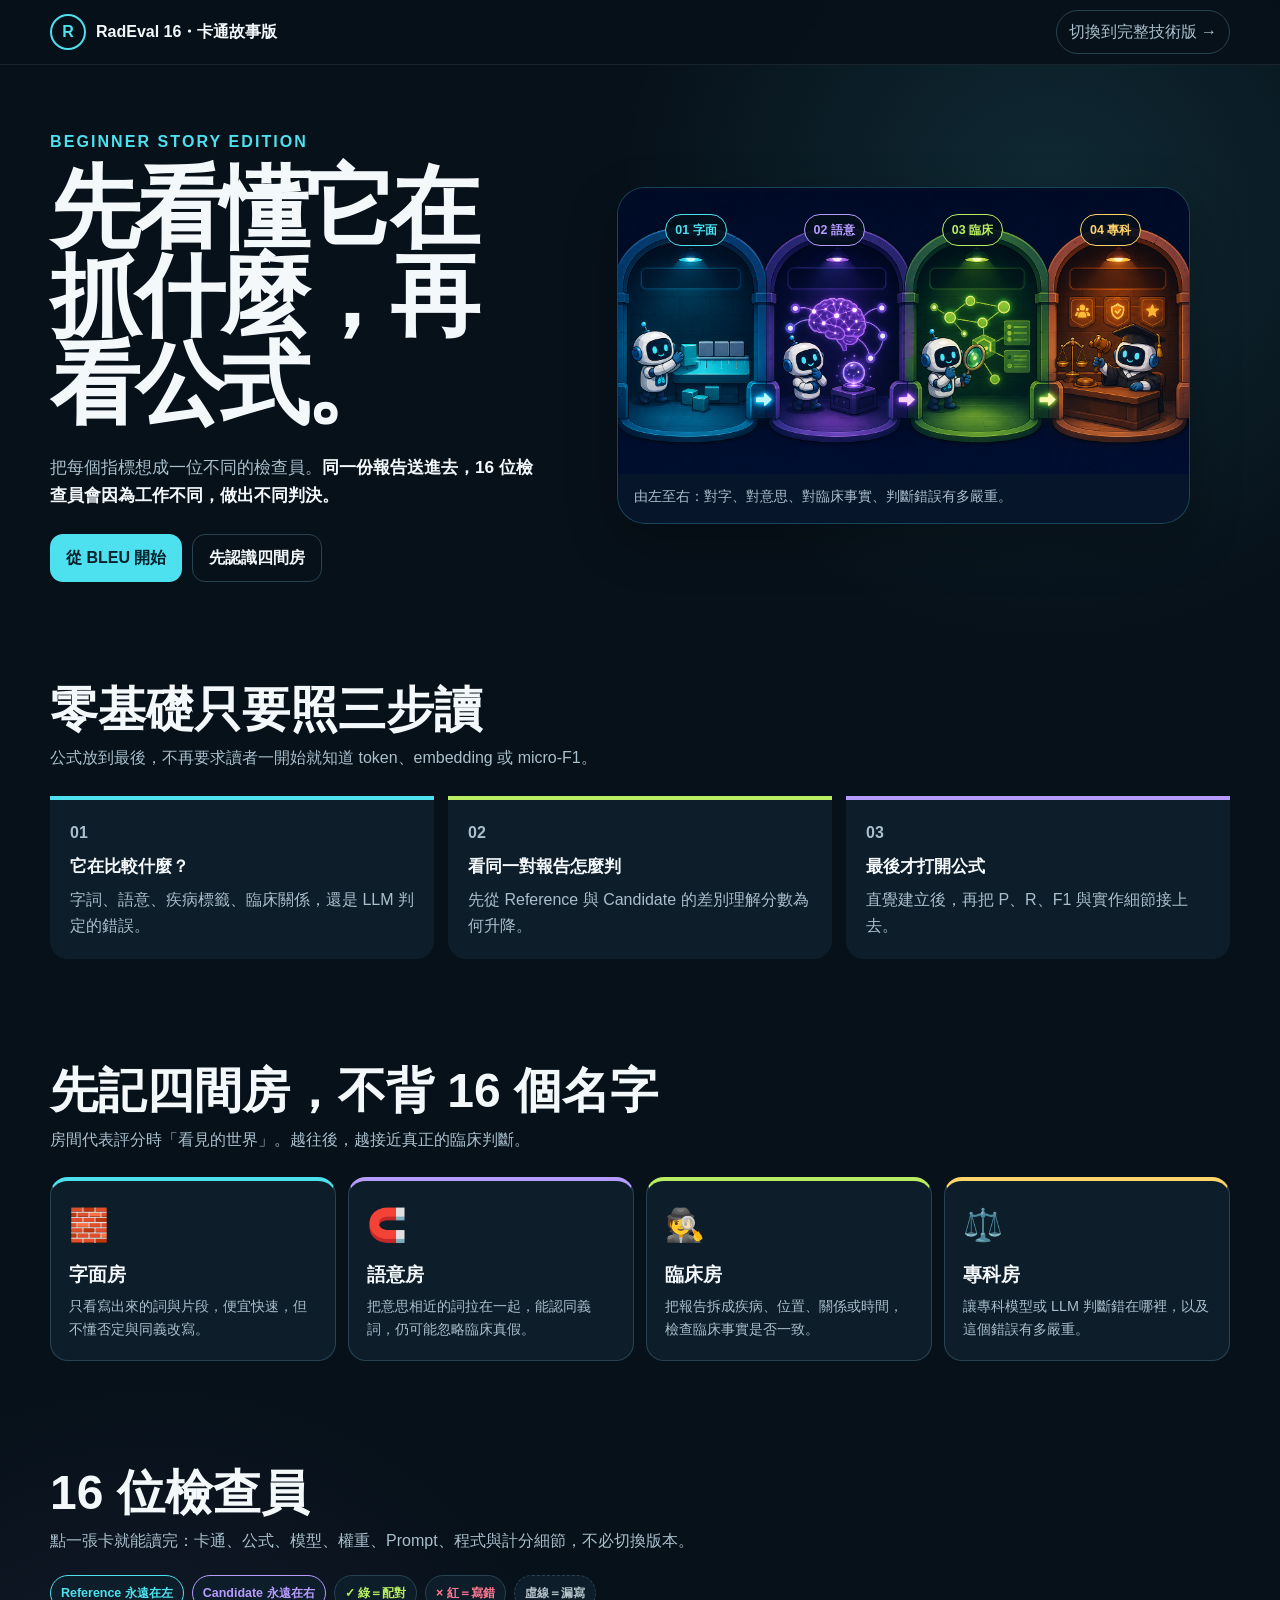
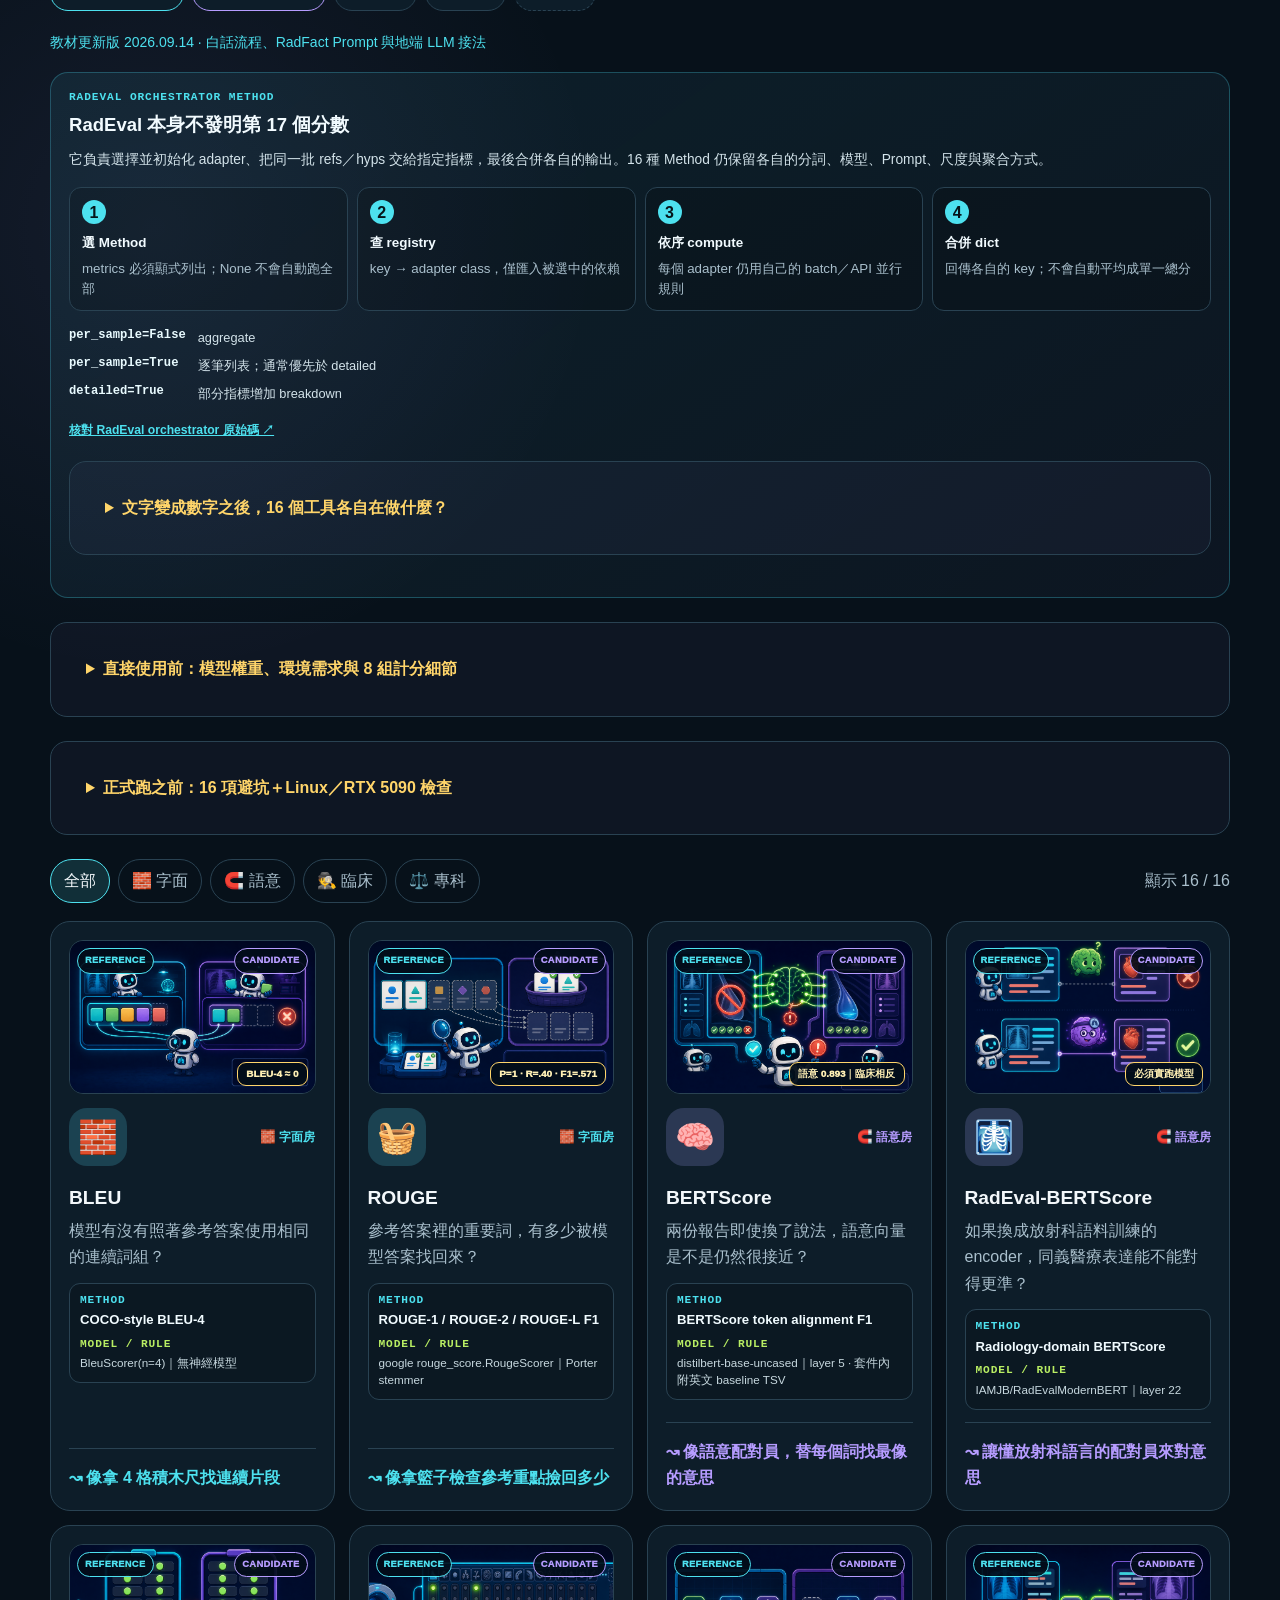
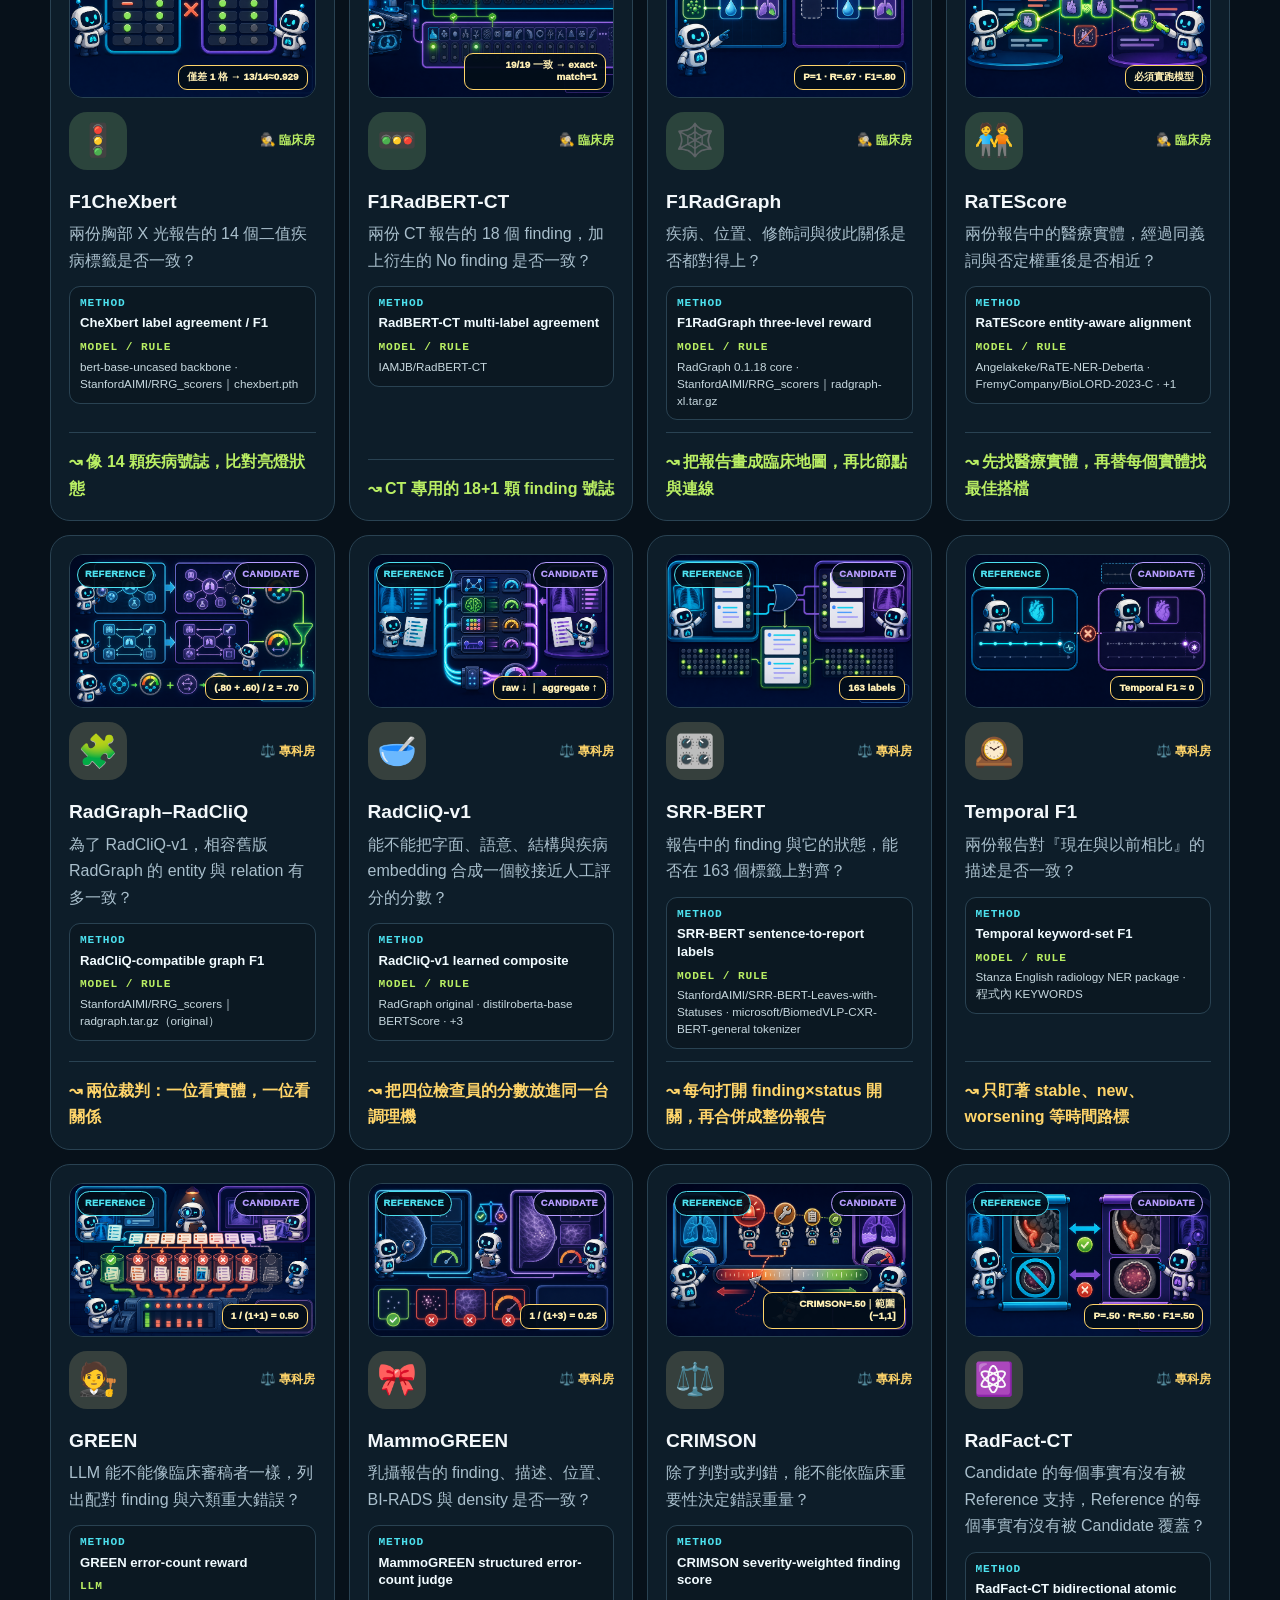
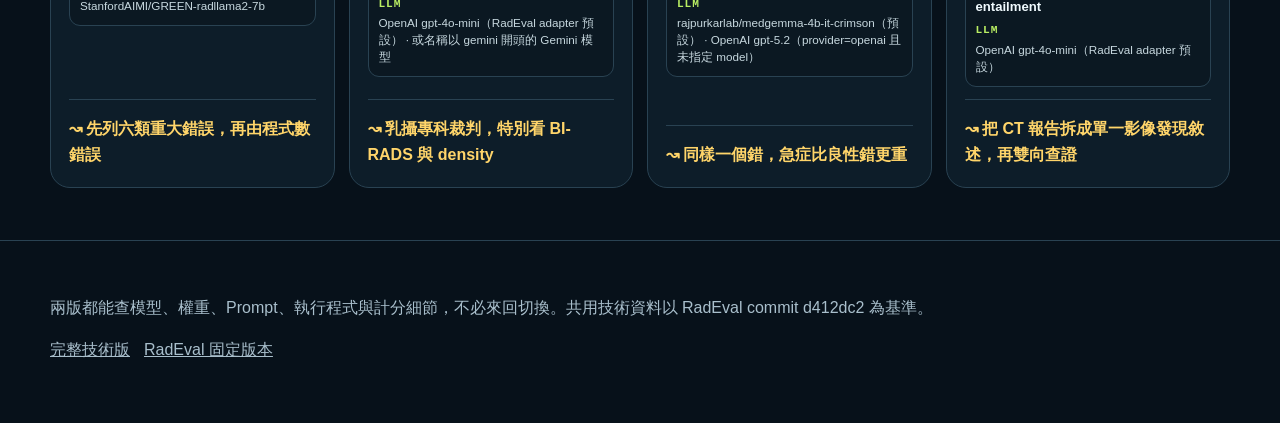
<file: index.html>
<!doctype html>
<html lang="zh-Hant">
<head>
  <meta charset="utf-8">
  <meta name="viewport" content="width=device-width, initial-scale=1">
  <meta name="color-scheme" content="dark">
  <title>RadEval 16｜零基礎卡通故事版</title>
  <link rel="icon" href="data:,">
  <style>
    :root {
      --bg: #07111a;
      --surface: #0d1d29;
      --surface-2: #122635;
      --ink: #f3f8fb;
      --muted: #a9bfcc;
      --line: #294252;
      --cyan: #4de1ef;
      --lime: #b9ee63;
      --violet: #b69cff;
      --coral: #ff987f;
      --amber: #ffd56a;
      --danger: #ff7892;
      --shadow: 0 18px 50px rgba(0, 0, 0, .28);
      font-family: Inter, "Noto Sans TC", "Microsoft JhengHei", sans-serif;
    }

    * { box-sizing: border-box; }
    html { scroll-behavior: smooth; }
    body {
      margin: 0;
      color: var(--ink);
      background:
        radial-gradient(circle at 82% 4%, rgba(77, 225, 239, .12), transparent 27rem),
        radial-gradient(circle at 12% 35%, rgba(182, 156, 255, .08), transparent 28rem),
        var(--bg);
      line-height: 1.65;
    }
    button, input { font: inherit; }
    a { color: inherit; }
    button:focus-visible, a:focus-visible, input:focus-visible, summary:focus-visible {
      outline: 3px solid var(--amber);
      outline-offset: 3px;
    }
    .skip-link {
      position: fixed;
      left: 12px;
      top: -80px;
      z-index: 20;
      padding: 10px 14px;
      border-radius: 10px;
      background: var(--ink);
      color: var(--bg);
    }
    .skip-link:focus { top: 12px; }
    .wrap { width: min(1180px, calc(100% - 32px)); margin: auto; }
    .topbar {
      position: sticky;
      top: 0;
      z-index: 10;
      border-bottom: 1px solid rgba(255,255,255,.08);
      background: rgba(7, 17, 26, .92);
      backdrop-filter: blur(14px);
    }
    .topbar .wrap {
      min-height: 64px;
      display: flex;
      align-items: center;
      justify-content: space-between;
      gap: 16px;
    }
    .brand { display: flex; align-items: center; gap: 10px; font-weight: 900; }
    .brand-mark {
      width: 36px;
      height: 36px;
      display: grid;
      place-items: center;
      border: 2px solid var(--cyan);
      border-radius: 50%;
      color: var(--cyan);
    }
    .version-link {
      padding: 8px 12px;
      border: 1px solid var(--line);
      border-radius: 999px;
      color: var(--muted);
      text-decoration: none;
    }
    .hero {
      display: grid;
      grid-template-columns: .86fr 1.14fr;
      gap: 34px;
      align-items: center;
      padding: 64px 0 48px;
    }
    .eyebrow {
      margin: 0 0 10px;
      color: var(--cyan);
      font-weight: 900;
      letter-spacing: .13em;
      text-transform: uppercase;
    }
    h1 {
      margin: 0;
      max-width: 12ch;
      font-size: clamp(2.5rem, 7vw, 5.6rem);
      line-height: .98;
      letter-spacing: -.055em;
    }
    .hero-copy { margin: 24px 0; color: var(--muted); font-size: 1.08rem; }
    .hero-copy strong { color: var(--ink); }
    .hero-actions { display: flex; gap: 10px; flex-wrap: wrap; }
    .primary-link, .secondary-link {
      display: inline-flex;
      min-height: 46px;
      align-items: center;
      justify-content: center;
      padding: 10px 16px;
      border-radius: 13px;
      font-weight: 900;
      text-decoration: none;
    }
    .primary-link { background: var(--cyan); color: #04202a; }
    .secondary-link { border: 1px solid var(--line); color: var(--ink); }
    .hero-art {
      overflow: hidden;
      border: 1px solid rgba(77,225,239,.24);
      border-radius: 28px;
      background: #07152a;
      box-shadow: var(--shadow);
    }
    .hero-image-wrap { position: relative; }
    .hero-art img { display: block; width: 100%; height: auto; }
    .hero-art figcaption { padding: 12px 16px 15px; color: var(--muted); font-size: .86rem; }
    .hero-room-labels {
      position: absolute;
      inset: 9% 3% auto;
      display: grid;
      grid-template-columns: repeat(4, 1fr);
      gap: 3%;
      pointer-events: none;
    }
    .hero-room-labels span {
      justify-self: center;
      padding: 5px 9px;
      border: 1px solid currentColor;
      border-radius: 999px;
      background: rgba(4, 15, 28, .88);
      font-size: clamp(.56rem, 1.05vw, .78rem);
      font-weight: 900;
      white-space: nowrap;
    }
    .hero-room-labels span:nth-child(1) { color: var(--cyan); }
    .hero-room-labels span:nth-child(2) { color: var(--violet); }
    .hero-room-labels span:nth-child(3) { color: var(--lime); }
    .hero-room-labels span:nth-child(4) { color: var(--amber); }

    .section { padding: 52px 0; }
    .section-head { max-width: 760px; margin-bottom: 24px; }
    .section-head h2 { margin: 0 0 8px; font-size: clamp(1.8rem, 4vw, 3rem); line-height: 1.15; }
    .section-head p { margin: 0; color: var(--muted); }
    .reading-path {
      display: grid;
      grid-template-columns: repeat(3, 1fr);
      gap: 14px;
    }
    .path-step {
      padding: 20px;
      border-top: 4px solid var(--cyan);
      border-radius: 0 0 18px 18px;
      background: var(--surface);
    }
    .path-step:nth-child(2) { border-color: var(--lime); }
    .path-step:nth-child(3) { border-color: var(--violet); }
    .path-no { color: var(--muted); font-weight: 900; }
    .path-step h3 { margin: 6px 0; font-size: 1.08rem; }
    .path-step p { margin: 0; color: var(--muted); }

    .room-grid {
      display: grid;
      grid-template-columns: repeat(4, 1fr);
      gap: 12px;
    }
    .room {
      min-height: 166px;
      padding: 18px;
      border: 1px solid var(--line);
      border-radius: 18px;
      background: var(--surface);
    }
    .room-icon { font-size: 2rem; }
    .room h3 { margin: 8px 0 4px; }
    .room p { margin: 0; color: var(--muted); font-size: .9rem; }
    .room.literal { border-top: 4px solid var(--cyan); }
    .room.semantic { border-top: 4px solid var(--violet); }
    .room.clinical { border-top: 4px solid var(--lime); }
    .room.specialist { border-top: 4px solid var(--amber); }

    .visual-grammar {
      display: grid;
      grid-template-columns: repeat(5, auto);
      justify-content: start;
      gap: 8px;
      margin: -4px 0 20px;
    }
    .grammar-chip {
      padding: 7px 10px;
      border: 1px solid var(--line);
      border-radius: 999px;
      background: var(--surface);
      color: var(--muted);
      font-size: .78rem;
      font-weight: 800;
    }
    .grammar-chip.ref { border-color: var(--cyan); color: var(--cyan); }
    .grammar-chip.cand { border-color: var(--violet); color: var(--violet); }
    .grammar-chip.match { color: var(--lime); }
    .grammar-chip.wrong { color: var(--danger); }
    .grammar-chip.missing { border-style: dashed; color: #b5c2ca; }

    .atlas-tools {
      display: flex;
      align-items: center;
      justify-content: space-between;
      gap: 14px;
      margin-bottom: 18px;
    }
    .filters { display: flex; gap: 8px; flex-wrap: wrap; }
    .filter {
      min-height: 42px;
      padding: 8px 13px;
      border: 1px solid var(--line);
      border-radius: 999px;
      background: transparent;
      color: var(--muted);
      cursor: pointer;
    }
    .filter[aria-pressed="true"] { border-color: var(--cyan); background: rgba(77,225,239,.14); color: var(--ink); }
    .filter[data-filter="semantic"][aria-pressed="true"] { border-color: var(--violet); background: rgba(182,156,255,.14); }
    .filter[data-filter="clinical"][aria-pressed="true"] { border-color: var(--lime); background: rgba(185,238,99,.14); }
    .filter[data-filter="specialist"][aria-pressed="true"] { border-color: var(--amber); background: rgba(255,213,106,.14); }
    .result-count { color: var(--muted); white-space: nowrap; }
    .metric-grid {
      display: grid;
      grid-template-columns: repeat(4, minmax(0, 1fr));
      gap: 14px;
    }
    .metric-card {
      min-height: 430px;
      display: flex;
      flex-direction: column;
      align-items: stretch;
      padding: 18px;
      border: 1px solid var(--line);
      border-radius: 20px;
      background: var(--surface);
      color: var(--ink);
      text-align: left;
      cursor: pointer;
      transition: transform .18s ease, border-color .18s ease;
    }
    .metric-card:hover { transform: translateY(-3px); border-color: var(--tone); }
    .card-cartoon {
      position: relative;
      width: 100%;
      aspect-ratio: 16 / 10;
      margin-bottom: 14px;
      overflow: hidden;
      border: 1px solid var(--line);
      border-radius: 14px;
      background: #07152a;
    }
    .card-cartoon img {
      display: block;
      width: 100%;
      height: 100%;
      object-fit: cover;
    }
    .cartoon-overlay { position: absolute; inset: 0; pointer-events: none; }
    .cartoon-side {
      position: absolute;
      top: 7px;
      padding: 4px 7px;
      border: 1px solid currentColor;
      border-radius: 999px;
      background: rgba(3, 13, 25, .9);
      font-size: .58rem;
      font-weight: 950;
      letter-spacing: .04em;
    }
    .cartoon-side.ref { left: 7px; color: var(--cyan); }
    .cartoon-side.cand { right: 7px; color: var(--violet); }
    .cartoon-score {
      position: absolute;
      right: 7px;
      bottom: 7px;
      max-width: 58%;
      padding: 5px 8px;
      border: 1px solid var(--amber);
      border-radius: 9px;
      background: rgba(3, 13, 25, .94);
      color: #fff0b5;
      font-size: .62rem;
      font-weight: 950;
      line-height: 1.25;
      text-align: right;
    }
    .cartoon-keyline, .cartoon-legend { display: none; }
    .card-top { display: flex; align-items: center; justify-content: space-between; gap: 10px; }
    .card-character {
      width: 58px;
      height: 58px;
      display: grid;
      place-items: center;
      border-radius: 18px;
      background: var(--surface-2);
      background: color-mix(in srgb, var(--tone) 15%, var(--surface-2));
      font-size: 2rem;
    }
    .card-room { color: var(--tone); font-size: .78rem; font-weight: 900; }
    .card-title { display: block; margin: 16px 0 4px; font-size: 1.2rem; font-weight: 900; }
    .card-question { margin: 0; color: var(--muted); }
    .memory-line {
      margin-top: auto;
      padding-top: 16px;
      border-top: 1px solid var(--line);
      color: var(--tone);
      font-weight: 900;
    }
    .empty-state { display: none; padding: 28px; color: var(--muted); text-align: center; }

    dialog {
      width: min(900px, calc(100% - 24px));
      max-height: calc(100vh - 24px);
      padding: 0;
      overflow: hidden;
      border: 1px solid var(--line);
      border-radius: 24px;
      background: var(--surface);
      color: var(--ink);
      box-shadow: 0 28px 90px rgba(0,0,0,.58);
    }
    dialog::backdrop { background: rgba(1,8,13,.82); backdrop-filter: blur(5px); }
    .dialog-shell { max-height: calc(100vh - 24px); overflow-y: auto; }
    .dialog-head {
      position: sticky;
      top: 0;
      z-index: 3;
      display: grid;
      grid-template-columns: auto 1fr auto;
      align-items: center;
      gap: 14px;
      padding: 16px 20px;
      border-bottom: 1px solid var(--line);
      background: rgba(13,29,41,.96);
      backdrop-filter: blur(12px);
    }
    .dialog-character {
      width: 54px;
      height: 54px;
      display: grid;
      place-items: center;
      border-radius: 16px;
      background: rgba(77,225,239,.1);
      font-size: 1.8rem;
    }
    .dialog-head h2 { margin: 0; line-height: 1.15; }
    .dialog-room { color: var(--muted); font-size: .82rem; }
    .close {
      width: 46px;
      height: 46px;
      border: 1px solid var(--line);
      border-radius: 14px;
      background: transparent;
      color: var(--ink);
      cursor: pointer;
      font-size: 1.45rem;
    }
    .dialog-body { padding: 22px; }
    .one-line {
      margin: 0 0 20px;
      padding: 16px 18px;
      border-left: 5px solid var(--tone);
      border-radius: 0 16px 16px 0;
      background: var(--surface-2);
      background: color-mix(in srgb, var(--tone) 10%, transparent);
      font-size: 1.08rem;
      font-weight: 900;
    }
    .lesson-title { margin: 28px 0 12px; font-size: 1.05rem; }
    .lesson-title span { color: var(--tone); margin-right: 8px; }
    .story-stage {
      padding: 18px;
      border-radius: 20px;
      background: #08151f;
      border: 1px solid var(--line);
    }
    .dialog-cartoon {
      position: relative;
      margin: 0 0 16px;
      overflow: hidden;
      border: 1px solid var(--line);
      border-radius: 18px;
      background: #07152a;
    }
    .dialog-cartoon-media { position: relative; }
    .dialog-cartoon img {
      display: block;
      width: 100%;
      height: auto;
    }
    .dialog-cartoon figcaption {
      padding: 10px 13px;
      color: var(--muted);
      font-size: .84rem;
    }
    .dialog-cartoon .cartoon-side {
      top: 12px;
      padding: 6px 10px;
      font-size: .76rem;
    }
    .dialog-cartoon .cartoon-side.ref { left: 12px; }
    .dialog-cartoon .cartoon-side.cand { right: 12px; }
    .dialog-cartoon .cartoon-keyline {
      position: absolute;
      left: 12px;
      bottom: 48px;
      display: block;
      max-width: 62%;
      padding: 7px 10px;
      border-left: 3px solid var(--cyan);
      border-radius: 0 9px 9px 0;
      background: rgba(3, 13, 25, .92);
      color: var(--ink);
      font: 800 .75rem/1.35 Consolas, "Noto Sans TC", monospace;
    }
    .dialog-cartoon .cartoon-score {
      right: 12px;
      bottom: 12px;
      max-width: 48%;
      padding: 8px 11px;
      font-size: .82rem;
    }
    .dialog-cartoon .cartoon-legend {
      position: absolute;
      left: 12px;
      bottom: 12px;
      display: flex;
      gap: 5px;
    }
    .cartoon-legend span {
      padding: 4px 7px;
      border-radius: 8px;
      background: rgba(3, 13, 25, .92);
      font-size: .67rem;
      font-weight: 900;
    }
    .cartoon-legend .match { color: var(--lime); }
    .cartoon-legend .wrong { color: var(--danger); }
    .cartoon-legend .missing { border: 1px dashed #aab7bf; color: #d2dce1; }
    .report-pair { display: grid; grid-template-columns: 1fr auto 1fr; gap: 12px; align-items: stretch; }
    .report-bubble { padding: 14px; border-radius: 16px; background: var(--surface-2); }
    .report-bubble small { display: block; color: var(--muted); margin-bottom: 6px; }
    .report-bubble p { margin: 0; }
    .pair-arrow { display: grid; place-items: center; color: var(--tone); font-size: 1.5rem; }
    .verdict {
      margin-top: 14px;
      padding: 12px 14px;
      border-radius: 14px;
      background: rgba(185,238,99,.1);
      color: #e8ffc3;
    }
    .visual { margin-bottom: 16px; }
    .visual-title { margin-bottom: 10px; color: var(--muted); font-size: .82rem; font-weight: 900; letter-spacing: .06em; }
    .token-row, .flow-row, .score-row, .label-row { display: flex; gap: 7px; flex-wrap: wrap; align-items: center; }
    .token {
      padding: 7px 9px;
      border-radius: 9px;
      background: #173244;
      border: 1px solid #315368;
      font-family: Consolas, monospace;
      font-size: .84rem;
    }
    .token.hit { border-color: var(--lime); background: rgba(185,238,99,.14); }
    .window-line { margin-top: 8px; padding: 9px 11px; border-left: 4px solid var(--cyan); background: rgba(77,225,239,.08); }
    .window-line.second { margin-left: 28px; border-color: var(--violet); }
    .too-short { margin-top: 12px; color: var(--danger); font-weight: 900; }
    .cartoon-judge { display: grid; grid-template-columns: auto 1fr; gap: 12px; align-items: center; }
    .judge-face { font-size: 3rem; }
    .judge-note { padding: 12px; border-radius: 14px; background: var(--surface-2); }
    .flow-node { padding: 9px 11px; border-radius: 12px; background: var(--surface-2); }
    .flow-arrow { color: var(--tone); font-weight: 900; }
    .score-box {
      min-width: 100px;
      padding: 10px;
      border-radius: 12px;
      background: var(--surface-2);
      text-align: center;
    }
    .score-box strong { display: block; color: var(--tone); font-size: 1.15rem; }
    .label-chip { padding: 7px 9px; border-radius: 9px; background: #173244; }
    .label-chip.on { background: rgba(185,238,99,.15); color: var(--lime); }
    .label-chip.off { color: var(--muted); }
    .label-chip.bad { background: rgba(255,120,146,.14); color: var(--danger); }
    .story-steps { display: grid; grid-template-columns: repeat(3, 1fr); gap: 10px; margin: 14px 0 0; padding: 0; list-style: none; }
    .story-steps li { padding: 12px; border-radius: 14px; background: var(--surface-2); }
    .story-steps strong { display: block; color: var(--tone); }
    .can-cannot { display: grid; grid-template-columns: 1fr 1fr; gap: 12px; }
    .can-cannot article { padding: 15px; border-radius: 16px; background: var(--surface-2); }
    .can-cannot h4 { margin: 0 0 6px; }
    .can-cannot p { margin: 0; color: var(--muted); }
    details {
      border: 1px solid var(--line);
      border-radius: 16px;
      background: #08151f;
    }
    summary { padding: 15px 17px; cursor: pointer; font-weight: 900; }
    .formula-body { padding: 0 17px 17px; }
    .formula {
      overflow-x: auto;
      padding: 13px;
      border-radius: 12px;
      background: #041019;
      color: var(--cyan);
      font-family: Consolas, monospace;
      white-space: nowrap;
    }
    .formula-body p { color: var(--muted); }
    .source-link { color: var(--cyan); }
    .dialog-footer { margin-top: 24px; padding-top: 16px; border-top: 1px solid var(--line); color: var(--muted); }
    footer { padding: 38px 0 60px; border-top: 1px solid var(--line); color: var(--muted); }
    .footer-links { display: flex; gap: 14px; flex-wrap: wrap; }

    @media (max-width: 900px) {
      .hero { grid-template-columns: 1fr; }
      .hero h1 { max-width: 14ch; }
      .room-grid, .metric-grid { grid-template-columns: repeat(2, 1fr); }
    }
    @media (max-width: 620px) {
      .wrap { width: min(100% - 20px, 1180px); }
      .topbar .wrap { align-items: flex-start; flex-direction: column; padding: 10px 0; }
      .version-link { align-self: stretch; text-align: center; }
      .hero { padding-top: 38px; }
      .hero-art { border-radius: 18px; }
      .reading-path, .room-grid, .metric-grid, .story-steps, .can-cannot { grid-template-columns: 1fr; }
      .atlas-tools { align-items: flex-start; flex-direction: column; }
      .visual-grammar { grid-template-columns: repeat(2, auto); }
      .result-count { white-space: normal; }
      .report-pair { grid-template-columns: 1fr; }
      .pair-arrow { transform: rotate(90deg); }
      .dialog-body { padding: 16px; }
      .dialog-head { padding: 12px 14px; }
      .dialog-cartoon .cartoon-keyline {
        left: 8px;
        bottom: 44px;
        max-width: calc(100% - 16px);
        font-size: .58rem;
      }
      .dialog-cartoon .cartoon-score { right: 8px; bottom: 8px; font-size: .64rem; }
      .dialog-cartoon .cartoon-legend { left: 8px; bottom: 8px; }
      .cartoon-legend span { padding: 3px 5px; font-size: .55rem; }
    }
    @media (prefers-reduced-motion: reduce) {
      html { scroll-behavior: auto; }
      .metric-card { transition: none; }
    }
  </style>
  <link rel="stylesheet" href="assets/metric-details.css?v=20260914">
</head>
<body>
  <a class="skip-link" href="#atlas">跳到 16 個指標</a>
  <header class="topbar">
    <div class="wrap">
      <div class="brand"><span class="brand-mark">R</span>RadEval 16・卡通故事版</div>
      <a class="version-link" href="technical.html">切換到完整技術版 →</a>
    </div>
  </header>

  <main>
    <section class="wrap hero">
      <div>
        <p class="eyebrow">Beginner story edition</p>
        <h1>先看懂它在抓什麼，再看公式。</h1>
        <p class="hero-copy">把每個指標想成一位不同的檢查員。<strong>同一份報告送進去，16 位檢查員會因為工作不同，做出不同判決。</strong></p>
        <div class="hero-actions">
          <a class="primary-link" href="#atlas">從 BLEU 開始</a>
          <a class="secondary-link" href="#rooms">先認識四間房</a>
        </div>
      </div>
      <figure class="hero-art">
        <div class="hero-image-wrap">
          <img src="assets/four-rooms-cartoon-v3.png" alt="四個房間由左到右以青、紫、綠、琥珀色呈現字面、語意、臨床與專科評審">
          <div class="hero-room-labels" aria-hidden="true">
            <span>01 字面</span><span>02 語意</span><span>03 臨床</span><span>04 專科</span>
          </div>
        </div>
        <figcaption>由左至右：對字、對意思、對臨床事實、判斷錯誤有多嚴重。</figcaption>
      </figure>
    </section>

    <section class="section wrap" aria-labelledby="readTitle">
      <div class="section-head">
        <h2 id="readTitle">零基礎只要照三步讀</h2>
        <p>公式放到最後，不再要求讀者一開始就知道 token、embedding 或 micro-F1。</p>
      </div>
      <div class="reading-path">
        <article class="path-step"><span class="path-no">01</span><h3>它在比較什麼？</h3><p>字詞、語意、疾病標籤、臨床關係，還是 LLM 判定的錯誤。</p></article>
        <article class="path-step"><span class="path-no">02</span><h3>看同一對報告怎麼判</h3><p>先從 Reference 與 Candidate 的差別理解分數為何升降。</p></article>
        <article class="path-step"><span class="path-no">03</span><h3>最後才打開公式</h3><p>直覺建立後，再把 P、R、F1 與實作細節接上去。</p></article>
      </div>
    </section>

    <section class="section wrap" id="rooms" aria-labelledby="roomsTitle">
      <div class="section-head">
        <h2 id="roomsTitle">先記四間房，不背 16 個名字</h2>
        <p>房間代表評分時「看見的世界」。越往後，越接近真正的臨床判斷。</p>
      </div>
      <div class="room-grid">
        <article class="room literal"><div class="room-icon">🧱</div><h3>字面房</h3><p>只看寫出來的詞與片段，便宜快速，但不懂否定與同義改寫。</p></article>
        <article class="room semantic"><div class="room-icon">🧲</div><h3>語意房</h3><p>把意思相近的詞拉在一起，能認同義詞，仍可能忽略臨床真假。</p></article>
        <article class="room clinical"><div class="room-icon">🕵️</div><h3>臨床房</h3><p>把報告拆成疾病、位置、關係或時間，檢查臨床事實是否一致。</p></article>
        <article class="room specialist"><div class="room-icon">⚖️</div><h3>專科房</h3><p>讓專科模型或 LLM 判斷錯在哪裡，以及這個錯誤有多嚴重。</p></article>
      </div>
    </section>

    <section class="section wrap" id="atlas" aria-labelledby="atlasTitle">
      <div class="section-head">
        <h2 id="atlasTitle">16 位檢查員</h2>
        <p>點一張卡就能讀完：卡通、公式、模型、權重、Prompt、程式與計分細節，不必切換版本。</p>
      </div>
      <div class="visual-grammar" aria-label="卡通圖共用圖例">
        <span class="grammar-chip ref">Reference 永遠在左</span>
        <span class="grammar-chip cand">Candidate 永遠在右</span>
        <span class="grammar-chip match">✓ 綠＝配對</span>
        <span class="grammar-chip wrong">× 紅＝寫錯</span>
        <span class="grammar-chip missing">虛線＝漏寫</span>
      </div>
      <p class="guide-version">教材更新版 2026.09.14 · 白話流程、RadFact Prompt 與地端 LLM 接法</p>
      <div id="radevalMethodMap"></div>
      <details class="boundary-primer">
        <summary>直接使用前：模型權重、環境需求與 8 組計分細節</summary>
        <aside id="executionPrimer" class="quickstart" aria-label="RadEval 執行前須知"></aside>
        <div id="tokenPrimer"></div>
      </details>
      <details class="boundary-primer" id="runGuide">
        <summary>正式跑之前：16 項避坑＋Linux／RTX 5090 檢查</summary>
        <div id="runPrimer"></div>
      </details>
      <div class="atlas-tools">
        <div class="filters" aria-label="依房間篩選">
          <button class="filter" type="button" data-filter="all" aria-pressed="true">全部</button>
          <button class="filter" type="button" data-filter="literal" aria-pressed="false">🧱 字面</button>
          <button class="filter" type="button" data-filter="semantic" aria-pressed="false">🧲 語意</button>
          <button class="filter" type="button" data-filter="clinical" aria-pressed="false">🕵️ 臨床</button>
          <button class="filter" type="button" data-filter="specialist" aria-pressed="false">⚖️ 專科</button>
        </div>
        <div class="result-count" id="resultCount" aria-live="polite"></div>
      </div>
      <div class="metric-grid" id="metricGrid"></div>
      <div class="empty-state" id="emptyState">這個房間目前沒有指標。</div>
      <noscript><div class="empty-state" style="display:block">此故事版需要 JavaScript 開啟 16 位檢查員。你仍可閱讀上方四間房，或使用 <a href="technical.html">完整技術版</a>。</div></noscript>
    </section>
  </main>

  <dialog id="metricDialog" aria-labelledby="dialogTitle">
    <div class="dialog-shell">
      <header class="dialog-head">
        <div class="dialog-character" id="dialogCharacter" aria-hidden="true"></div>
        <div><h2 id="dialogTitle"></h2><div class="dialog-room" id="dialogRoom"></div></div>
        <button class="close" type="button" id="dialogClose" aria-label="關閉">×</button>
      </header>
      <div class="dialog-body">
        <p class="one-line" id="dialogOneLine"></p>
        <div id="dialogMethod"></div>
        <h3 class="lesson-title"><span>01</span>先看卡通，再拆開判決</h3>
        <div class="story-stage">
          <figure class="dialog-cartoon">
            <div class="dialog-cartoon-media">
              <img id="dialogCartoon" alt="">
              <div class="cartoon-overlay" id="dialogCartoonOverlay" aria-hidden="true"></div>
            </div>
            <figcaption id="dialogCartoonCaption"></figcaption>
          </figure>
          <div class="visual" id="dialogVisual"></div>
          <div class="report-pair">
            <article class="report-bubble"><small>👩‍⚕️ Reference・老師答案</small><p id="dialogRef"></p></article>
            <div class="pair-arrow" aria-hidden="true">⇄</div>
            <article class="report-bubble"><small>🤖 Candidate・模型答案</small><p id="dialogCand"></p></article>
          </div>
          <div class="verdict" id="dialogVerdict"></div>
        </div>
        <ol class="story-steps" id="dialogSteps"></ol>

        <h3 class="lesson-title"><span>02</span>它看得到什麼？看不到什麼？</h3>
        <div class="can-cannot">
          <article><h4>✅ 它擅長</h4><p id="dialogCan"></p></article>
          <article><h4>⚠️ 它的盲點</h4><p id="dialogCannot"></p></article>
        </div>

        <h3 class="lesson-title"><span>03</span>準備好再打開公式</h3>
        <details>
          <summary>展開公式與分數方向</summary>
          <div class="formula-body">
            <div class="formula" id="dialogFormula"></div>
            <p id="dialogFormulaNote"></p>
            <a class="source-link" id="dialogSource" target="_blank" rel="noreferrer">查看固定版本原始碼 ↗</a>
          </div>
        </details>
        <section class="implementation-kit" aria-labelledby="implementationTitle">
          <h3 class="lesson-title" id="implementationTitle"><span>04</span>直接使用：模型、權重與 Prompt</h3>
          <p class="boundary-status">與完整技術版共用相同資料。以下程式須在自己的 Python 環境執行；此教材不會呼叫模型或傳送報告。</p>
          <div id="dialogRuntime"></div>
        </section>
        <section class="boundary-panel" aria-labelledby="boundaryTitle">
          <h3 class="lesson-title" id="boundaryTitle"><span>05</span>反義、標點、a／the 到底算不算？</h3>
          <div id="dialogEdges"></div>
        </section>
        <section class="pitfall-panel" aria-labelledby="pitfallTitle">
          <h3 class="lesson-title" id="pitfallTitle"><span>06</span>實戰避坑：怎麼做、怎麼驗收？</h3>
          <div id="dialogPitfalls"></div>
        </section>
        <div class="dialog-footer">模型、權重、Prompt、執行範例與精細規則均在本頁，與完整技術版同步維護。卡通建立直覺，下方原始碼連結供進一步查核。</div>
      </div>
    </div>
  </dialog>

  <footer>
    <div class="wrap">
      <p>兩版都能查模型、權重、Prompt、執行程式與計分細節，不必來回切換。共用技術資料以 RadEval commit d412dc2 為基準。</p>
      <div class="footer-links"><a href="technical.html">完整技術版</a><a href="https://github.com/jbdel/RadEval/tree/d412dc2da7df92f72d0b7128aee57b0237ec1b9a" target="_blank" rel="noreferrer">RadEval 固定版本</a></div>
    </div>
  </footer>

  <script src="assets/metric-details.js?v=20260914"></script>
  <script src="assets/method-profiles.js?v=20260914"></script>
  <script src="assets/tokenizer-notes.js?v=20260914"></script>
  <script src="assets/learning-notes.js?v=20260914"></script>
  <script src="assets/edge-cases.js?v=20260914"></script>
  <script src="assets/operational-pitfalls.js?v=20260914"></script>
  <script>
    const commit = "d412dc2da7df92f72d0b7128aee57b0237ec1b9a";
    const sourceRoot = `https://github.com/jbdel/RadEval/blob/${commit}/`;
    const roomNames = { literal: "🧱 字面房", semantic: "🧲 語意房", clinical: "🕵️ 臨床房", specialist: "⚖️ 專科房" };
    const tones = { literal: "var(--cyan)", semantic: "var(--violet)", clinical: "var(--lime)", specialist: "var(--amber)" };
    const cartoonFiles = {
      "f1chexbert": "f1chexbert-v3-final.png"
    };
    const cartoonTeaching = {
      "bleu": {
        keyline: "4-gram 視窗：① 第 1–4 詞 → ② 第 2–5 詞",
        score: "BLEU-4 ≈ 0"
      },
      "rouge": {
        keyline: "撿回 2/5；Candidate 寫出的 2/2 都命中",
        score: "P=1 · R=.40 · F1=.571"
      },
      "bertscore": {
        keyline: "No pleural effusion ≠ Pleural effusion",
        score: "語意 0.893｜臨床相反"
      },
      "radeval-bertscore": {
        keyline: "同一對詞：通用 encoder vs RadEvalModernBERT",
        score: "必須實跑模型"
      },
      "f1chexbert": {
        keyline: "14 binary labels：positive／uncertain=1，其餘=0",
        score: "僅差 1 格 → 13/14≈0.929"
      },
      "f1radbert-ct": {
        keyline: "18 findings + 1 No finding = 19",
        score: "19/19 一致 → exact-match=1"
      },
      "radgraph": {
        keyline: "[small] → [effusion] → [left]",
        score: "P=1 · R=.67 · F1=.80"
      },
      "ratescore": {
        keyline: "先 NER 圈實體，再做 entity 最佳配對",
        score: "必須實跑模型"
      },
      "radgraph-radcliq": {
        keyline: "entity F1=.80 ｜ relation F1=.60",
        score: "(.80 + .60) / 2 = .70"
      },
      "radcliq": {
        keyline: "RadGraph · BERTScore · SEmb · BLEU-2",
        score: "raw ↓ ｜ aggregate ↑"
      },
      "srrbert": {
        keyline: "sentence labels ─OR→ report labels",
        score: "163 labels"
      },
      "temporal": {
        keyline: "stable ≠ new ｜ ∅ vs ∅ → 1.0*",
        score: "Temporal F1 ≈ 0"
      },
      "green": {
        keyline: "false · missing · location · severity · unsupported comparison · omitted change",
        score: "1 / (1+1) = 0.50"
      },
      "mammo-green": {
        keyline: "Mischaracterization · BI-RADS · Density",
        score: "1 / (1+3) = 0.25"
      },
      "crimson": {
        keyline: "w：urgent 1 · actionable .5 · non-actionable .25 · benign 0",
        score: "CRIMSON=.50｜範圍 (−1,1]"
      },
      "radfact-ct": {
        keyline: "Candidate→Reference = P ｜ Reference→Candidate = R",
        score: "P=.50 · R=.50 · F1=.50"
      }
    };
    const cartoonAlts = {
      "bleu": "四格視窗直接沿著 Reference 的五個詞滑動；Candidate 只有兩詞，無法形成四詞片段。",
      "rouge": "Reference 有五張重點卡，Candidate 的籃子撿回兩張，另三張以灰色虛線表示漏寫。",
      "bertscore": "左側 Reference 否定積液、右側 Candidate 肯定積液；語意腦仍判為高度相似，但臨床相反。",
      "radeval-bertscore": "同一對醫療詞分別交給通用語意腦與放射科語意腦，專科模型連線更確定。",
      "f1chexbert": "若十四個二值疾病標籤只有 Edema 一格不同，逐筆相同標籤比例為 13/14，約 0.929。",
      "f1radbert-ct": "CT 檢查員逐欄比較十八個 finding 與一個 No finding，共十九欄且兩側兩格亮起。",
      "radgraph": "RadGraph 檢查員比較兩張臨床關係地圖，找出模型漏掉的修飾關係。",
      "ratescore": "RaTEScore 先從不同文字中圈出醫療實體，再把同義的實體晶片配成一對。",
      "radgraph-radcliq": "上層只比較實體、下層只比較關係，兩個 F1 最後平均成一個分數。",
      "radcliq": "RadCliQ 將 RadGraph、BERTScore、SEmb 與 BLEU-2 四路訊號送入數值錶頭。",
      "srrbert": "SRR-BERT 將逐句開關透過 OR 邏輯閘合併成一百六十三格報告層級向量。",
      "temporal": "Temporal 檢查員比較穩定與新出現兩條時間線，發現時間描述衝突。",
      "green": "GREEN 裁判先把配對與六類錯誤分箱，再交給計數機產生分數。",
      "mammo-green": "MammoGREEN 裁判比較乳攝影像的鈣化、密度與風險差異。",
      "crimson": "CRIMSON 依四種臨床重量拉動負一到正一的數線指針，嚴重度錯誤會把分數往下拉。",
      "radfact-ct": "兩側各拆成兩個單一影像發現敘述；appendicitis 雙向支持，abscess 與 no abscess 明確矛盾。"
    };

    function cartoonPath(metric) {
      const file = cartoonFiles[metric.id] || `${metric.id}-v3.png`;
      return `assets/metric-cartoons/${file}`;
    }

    function cartoonOverlay(metric, expanded = false) {
      const teaching = cartoonTeaching[metric.id];
      const detail = expanded ? `<span class="cartoon-keyline">${teaching.keyline}</span><span class="cartoon-legend"><span class="match">✓ 配對</span><span class="wrong">× 寫錯</span><span class="missing">虛線 漏寫</span></span>` : "";
      return `<span class="cartoon-side ref">REFERENCE</span><span class="cartoon-side cand">CANDIDATE</span>${detail}<span class="cartoon-score">${teaching.score}</span>`;
    }

    const metrics = [
      { id:"bleu", name:"BLEU", room:"literal", character:"🧱", memory:"像拿 4 格積木尺找連續片段", question:"模型有沒有照著參考答案使用相同的連續詞組？", oneLine:"BLEU-4 結合 1～4-gram；高階片段必須連續相同。", ref:"mild cardiomegaly with small effusion", cand:"mild cardiomegaly", verdict:"本例直接輸入小寫且無句點的字串，兩詞都有命中；Candidate 做不出 4-gram，所以 BLEU-4 接近 0。", steps:["只按空白切成 token", "用 1～4 格滑動窗找相同片段", "候選太短時再加長度懲罰"], can:"快速檢查字面是否相近，適合便宜的 sanity check。", cannot:"不懂同義詞或反義詞；a／the、標點與大小寫不會自動忽略。", formula:"BLEU₄ = BP × exp(¼ × Σ ln pₙ)", formulaNote:"pₙ 是 n-gram 修正精確率。本例省略句點是輸入選擇，不是套件去標點；cardiomegaly. 與 cardiomegaly 在此版本不相同。", source:"radeval/metrics/bleu/bleu_scorer.py" },
      { id:"rouge", name:"ROUGE", room:"literal", character:"🧺", memory:"像拿籃子檢查參考重點撿回多少", question:"參考答案裡的重要詞，有多少被模型答案找回來？", oneLine:"ROUGE 的直覺是『找回多少』，但 RadEval 實際輸出 precision 與 recall 合成的 F1。", ref:"mild cardiomegaly with small effusion", cand:"mild cardiomegaly", verdict:"Candidate 寫出的 2 詞都正確，所以 P=1；參考有 5 詞只找回 2 詞，所以 R=0.4，F1=0.571。", steps:["數 Candidate 寫出的詞有多少命中", "數 Reference 的詞有多少被找回", "把 P 與 R 合成 F1"], can:"看出內容遺漏，ROUGE-L 還能比較最長共同序列。", cannot:"只會數字面重疊，仍不懂否定、位置或臨床重要性。", formula:"P=2/2=1，R=2/5=0.4，F1=2PR/(P+R)=0.571", formulaNote:"RadEval adapter 讀取 rouge_score 的 fmeasure，而不是只回傳 recall。", source:"radeval/metrics/rouge/adapter.py" },
      { id:"bertscore", name:"BERTScore", room:"semantic", character:"🧠", memory:"像語意配對員，替每個詞找最像的意思", question:"兩份報告即使換了說法，語意向量是不是仍然很接近？", oneLine:"BERTScore 會認同義改寫；但『No effusion』與『Effusion』也可能因大多數詞相同而高分。", ref:"No pleural effusion.", cand:"Pleural effusion.", verdict:"語意模型看到 pleural 與 effusion 高度相近，官方 benchmark 可得 0.893；但否定被拿掉，臨床判斷完全相反。", steps:["把 token 轉成上下文向量", "每個 token 找最相近的對手", "把雙向相似度合成 F1"], can:"抓到同義詞、改寫與相近表達。", cannot:"高語意相似不等於臨床正確，否定詞是最大陷阱。", formula:"P=meanₕ maxᵣ cos(h,r)，R=meanᵣ maxₕ cos(r,h)，F1=2PR/(P+R)", formulaNote:"RadEval 使用 distilbert-base-uncased 第 5 層並平均逐筆 F1。", source:"radeval/metrics/bertscore/adapter.py" },
      { id:"radeval-bertscore", name:"RadEval-BERTScore", room:"semantic", character:"🩻", memory:"讓懂放射科語言的配對員來對意思", question:"如果換成放射科語料訓練的 encoder，同義醫療表達能不能對得更準？", oneLine:"做法仍像 BERTScore，只是換成更熟悉放射科詞彙的 ModernBERT。", ref:"Enlarged cardiac silhouette.", cand:"Cardiomegaly.", verdict:"領域模型較有機會把 enlarged cardiac silhouette 與 cardiomegaly 對齊；實際數值必須真的跑模型。", steps:["用 RadEvalModernBERT 編碼", "替 token 做最佳語意配對", "以 P、R 合成 F1"], can:"比一般語言模型更熟悉放射科同義表達。", cannot:"仍是相似度模型，不保證能推理否定、時間與嚴重度。", formula:"s(h,r)=cos(ΦRad(h),ΦRad(r))；F1=2PR/(P+R)", formulaNote:"原始碼使用 IAMJB/RadEvalModernBERT、num_layers=22，且不做 baseline rescaling。", source:"radeval/metrics/radevalbertscore/adapter.py" },
      { id:"f1chexbert", name:"F1CheXbert", room:"clinical", character:"🚦", memory:"像 14 顆疾病號誌，比對亮燈狀態", question:"兩份胸部 X 光報告的 14 個二值疾病標籤是否一致？", oneLine:"先分類，再把 positive／uncertain 合為 1、negative／未提及合為 0；不是完整四態比較。", ref:"Mild cardiomegaly. No pulmonary edema.", cand:"Mild cardiomegaly. Pulmonary edema.", verdict:"教學條件：若只有 Edema 一格由 0 變成 1，其餘相同，sample_acc_all=13/14≈0.929；5 類版本為 4/5=0.8，不是錯一格就歸零。", steps:["CheXbert 讀兩份報告", "14 格狀態再轉成二值標籤", "跨資料集 F1 或逐筆相同標籤比例"], can:"把疾病名稱與否定轉成結構化標籤。", cannot:"14 類外的細節與關係不保留；二值化也合併了部分不同狀態。", formula:"sample_acc_all=相同二值標籤數/14", formulaNote:"這是給定『只有 Edema 不同』後的算式，不是模型實測。adapter 的 per_sample 取逐欄 mean；aggregate 的 micro／macro／weighted F1 另算。", source:"radeval/metrics/_chexbert_base.py" },
      { id:"f1radbert-ct", name:"F1RadBERT-CT", room:"clinical", character:"🚥", memory:"CT 專用的 18+1 顆 finding 號誌", question:"兩份 CT 報告的 18 個 finding，加上衍生的 No finding 是否一致？", oneLine:"它把 CT 文字轉成 19 欄二值表，再逐欄比較。", ref:"Small pleural effusion with adjacent atelectasis.", cand:"Pleural effusion and atelectasis.", verdict:"Pleural effusion 與 Atelectasis 兩格亮起；19 欄全部相同時，逐筆 exact-match accuracy=1。", steps:["RadBERT-CT 輸出 18 個機率", "以 0.5 門檻二值化", "再加入 No finding，形成 19 欄"], can:"適合 CT finding 的結構化一致性。", cannot:"標籤表之外的描述與細緻屬性可能被壓扁。", formula:"ŷᵢℓ=1[pᵢℓ>0.5]；F1=2TP/(2TP+FP+FN)", formulaNote:"模型有 18 findings；評估矩陣另加 No finding，因此實際是 19 欄。", source:"radeval/metrics/f1Radbert_ct/f1Radbert_ct.py" },
      { id:"radgraph", name:"F1RadGraph", room:"clinical", character:"🕸️", memory:"把報告畫成臨床地圖，再比節點與連線", question:"疾病、位置、修飾詞與彼此關係是否都對得上？", oneLine:"RadGraph 不只看『有沒有 effusion』，還能看 small、left 與 located_at 等關係。", ref:"Small left pleural effusion.", cand:"Left pleural effusion.", verdict:"Candidate 保留 left 與 pleural effusion，卻漏掉 small；simple tuple 的教學例可得 P=1、R=2/3、F1=0.8。", steps:["抽出臨床 entity", "把修飾與位置連成 relation", "依 simple、partial、complete 三種嚴格度比集合"], can:"同時檢查 finding、位置、修飾與關係。", cannot:"分數依賴 RadGraph-XL 抽取是否正確；空 entity 會直接得到 0。", formula:"P=|SH∩SR|/|SH|，R=|SH∩SR|/|SR|，F1=2PR/(P+R)", formulaNote:"Complete 等級還要求 relation type 與 target tokens 一致。", source:"radeval/metrics/radgraph/_vendor/rewards.py" },
      { id:"ratescore", name:"RaTEScore", room:"clinical", character:"🧑‍🤝‍🧑", memory:"先找醫療實體，再替每個實體找最佳搭檔", question:"兩份報告中的醫療實體，經過同義詞與否定權重後是否相近？", oneLine:"它先做 NER，再用 BioLORD embedding 替實體找最佳配對。", ref:"Cardiomegaly is present.", cand:"The heart is enlarged.", verdict:"cardiomegaly 與 enlarged heart 可被配成一對；真正分數還會乘上 entity type affinity 與否定權重。", steps:["抽出醫療實體與類型", "用 embedding 找最佳對手", "雙向算分後做 harmonic mean"], can:"能容忍醫療實體的同義改寫。", cannot:"任一側完全抽不到實體時，實作特判為 0.5，解讀要小心。", formula:"RaTE=2×S(R,H)×S(H,R)/(S(R,H)+S(H,R))", formulaNote:"S 還包含 entity type affinity、否定權重與 cosine similarity。", source:"radeval/metrics/RaTEScore/scorer.py" },
      { id:"radgraph-radcliq", name:"RadGraph–RadCliQ", room:"specialist", character:"🧩", memory:"兩位裁判：一位看實體，一位看關係", question:"為了 RadCliQ-v1，相容舊版 RadGraph 的 entity 與 relation 有多一致？", oneLine:"它刻意使用原始 radgraph 模型，分別算 entity F1 與 relation F1，再取平均。", ref:"Small left pleural effusion.", cand:"Left pleural effusion.", verdict:"若 entity F1=0.80、relation F1=0.60，教學示意 pair score=(0.80+0.60)/2=0.70。", steps:["抽出 entity 集合", "抽出 relation 集合", "兩個 F1 平均成 pair score"], can:"提供 RadCliQ-v1 所需、版本相容的 RadGraph 子分數。", cannot:"不要和使用 RadGraph-XL、輸出三種等級的 F1RadGraph 混用。", formula:"sᵢ=(F1Entity,i+F1Relation,i)/2", formulaNote:"上面的 0.70 是示意數字；真值取決於原始 radgraph 的抽取結果。", source:"radeval/metrics/radgraph_radcliq/radgraph_radcliq.py" },
      { id:"radcliq", name:"RadCliQ-v1", room:"specialist", character:"🥣", memory:"把四位檢查員的分數放進同一台調理機", question:"能不能把字面、語意、結構與疾病 embedding 合成一個較接近人工評分的分數？", oneLine:"RadCliQ-v1 不是新模型直接讀報告，而是混合四個既有子分數。", ref:"Mild cardiomegaly with small effusion.", cand:"Mild cardiomegaly.", verdict:"要先實跑 RadGraph、BERTScore、CheXbert embedding cosine 與 BLEU-2；缺任何一項都不應捏造總分。", steps:["取得四個子分數", "用固定 μ、σ 標準化", "套線性係數後再形成 aggregate"], can:"把互補訊號合成單一總分。", cannot:"per_sample raw 與 aggregate 的方向不同；不能只看名稱猜越高越好。", formula:"z=(x−μ)/σ；aggregate=1/mean(raw dᵢ)", formulaNote:"x=[RadGraph, BERTScore, SEmb, BLEU-2]；BLEU-2 係數在目前模型中幾乎為 0。", source:"radeval/metrics/RadCliQv1/radcliq.py" },
      { id:"srrbert", name:"SRR-BERT", room:"specialist", character:"🎛️", memory:"每句打開 finding×status 開關，再合併成整份報告", question:"報告中的 finding 與它的狀態，能否在 163 個標籤上對齊？", oneLine:"SRR-BERT 先逐句分類，再用 OR 把句子合成報告層級向量。", ref:"No focal consolidation. Stable cardiomegaly.", cand:"Stable cardiomegaly without focal consolidation.", verdict:"兩句雖重排，若 163 個 finding/status 開關一致，報告層級向量也會一致。", steps:["把報告切成句子", "每句產生 163-label 向量", "逐欄 OR 合成報告後計算 F1"], can:"把 finding 與 positive、negative、stable 等狀態一起評估。", cannot:"aggregate 是 support-weighted；不能拿單筆直覺直接推整個資料集。", formula:"yreport,ℓ=ORsentence(ysentence,ℓ)；F1ℓ=2TPℓ/(2TPℓ+FPℓ+FNℓ)", formulaNote:"目前使用 leaves_with_statuses，對應 163 個 finding/status labels。上式為 aggregate 的逐標籤 F1；per_sample 在標籤聯集上平均逐欄 P/R/F1，二值時約等於交集/聯集，並非標準 sample F1。詳見實戰避坑。", source:"radeval/metrics/SRRBert/srr_bert.py" },
      { id:"temporal", name:"Temporal F1", room:"specialist", character:"🕰️", memory:"只盯著 stable、new、worsening 等時間路標", question:"兩份報告對『現在與以前相比』的描述是否一致？", oneLine:"它把 stable、new、worsening 等時間詞抽成集合，再算集合 F1。", ref:"Stable cardiomegaly.", cand:"New cardiomegaly.", verdict:"Reference={stable}、Candidate={new}，交集為 0，所以 Temporal F1 約為 0。", steps:["用 Stanza 與 regex 找時間詞", "比較兩側時間詞集合", "以 P、R 合成逐筆 F1"], can:"直接抓出疾病沒變、變新或惡化等時間衝突。", cannot:"兩側都沒有時間詞時，程式會特判為 1；這代表『都沒說』，不是時間描述很完整。", formula:"P=(|TH∩TR|+ε)/(|TH|+ε)，R=(|TH∩TR|+ε)/(|TR|+ε)", formulaNote:"ε=10⁻¹⁰；兩側集合皆空時回傳 1。", source:"radeval/metrics/f1temporal/f1temporal.py" },
      { id:"green", name:"GREEN", room:"specialist", character:"🧑‍⚖️", memory:"先列六類重大錯誤，再由程式數錯誤", question:"LLM 能不能像臨床審稿者一樣，列出配對 finding 與六類重大錯誤？", oneLine:"GREEN 不是讓 LLM 隨口猜分數；LLM 先輸出結構化 critique，程式再計數。", ref:"Mild cardiomegaly with left pleural effusion.", cand:"Mild cardiomegaly.", verdict:"cardiomegaly 配對 M=1；left pleural effusion 遺漏 E=1，所以 GREEN=1/(1+1)=0.50。", steps:["LLM 逐類列出錯誤", "解析 matched findings 與六類重大錯誤", "代入 M/(M+E)"], can:"能說明錯誤種類，也能抓位置、嚴重度與遺漏變化。", cannot:"結果受模型、prompt 與輸出解析穩定性影響。", formula:"GREEN=M/(M+Esig)", formulaNote:"若 M=0，GREEN=0；輕微錯誤不進這個主分母。", source:"radeval/metrics/green_score/green.py" },
      { id:"mammo-green", name:"MammoGREEN", room:"specialist", character:"🎀", memory:"乳攝專科裁判，特別看 BI-RADS 與 density", question:"乳攝報告的 finding、描述、位置、BI-RADS 與 density 是否一致？", oneLine:"它沿用 matched findings 加錯誤計數，但把錯誤類別換成乳攝專用。", ref:"Scattered density. Benign calcifications. BI-RADS 2.", cand:"Heterogeneously dense breasts. Suspicious calcifications. BI-RADS 4.", verdict:"calcifications 核心 finding 配對 M=1；描述、BI-RADS、density 各錯 1 次，E=3，所以 score=0.25。", steps:["模型輸出固定 JSON", "數六類乳攝重大錯誤", "以 matched findings 除以 matched+errors"], can:"專門捕捉 BI-RADS、乳房密度與鈣化描述等乳攝問題。", cannot:"不同 provider、model 或 prompt 版本可能改變錯誤計數。", formula:"MammoGREEN=M/(M+E)", formulaNote:"E 是 false、missing、mischaracterization、location、BI-RADS、density 六類錯誤總數。", source:"radeval/metrics/green_score/mammo_green.py" },
      { id:"crimson", name:"CRIMSON", room:"specialist", character:"⚖️", memory:"同樣一個錯，急症比良性錯更重", question:"除了判對或判錯，能不能依臨床重要性決定錯誤重量？", oneLine:"CRIMSON 的核心不是多算一次 F1，而是讓 urgent、actionable、non-actionable、benign 有不同權重。", ref:"Mild pulmonary edema.", cand:"Severe pulmonary edema.", verdict:"教學判定：若 edema 是 actionable，w=0.5；嚴重度錯誤 a=0.5，最後 CRIMSON=0.50。", steps:["找正確、遺漏、虛假與屬性錯誤", "依臨床重要性給 w 與 a", "用正確額度減去加權錯誤"], can:"把『錯得多嚴重』放進分數，範圍可進入負值。", cannot:"權重由 judge 判定；只評估 abnormal/positive findings。", formula:"w={1,0.5,0.25,0}；S=(ΣCj−Efalse)/NG，範圍 (−1,1]", formulaNote:"負分代表加權 false findings 壓過正確額度，不等於圖表壞掉。", source:"radeval/metrics/crimson/crimson.py" },
      { id:"radfact-ct", name:"RadFact-CT", room:"specialist", character:"⚛️", memory:"把 CT 報告拆成單一影像發現敘述，再雙向查證", question:"Candidate 的每個事實有沒有被 Reference 支持，Reference 的每個事實有沒有被 Candidate 覆蓋？", oneLine:"它先用 LLM 拆 atomic phrases，再做兩個方向的 entailment。", ref:"Acute appendicitis. No abscess.", cand:"Acute appendicitis with an abscess.", verdict:"appendicitis 被支持；abscess 不只沒有支持，還與 Reference 的 no abscess 相反，因此 P、R 與 F1 都下降。", steps:["把兩份 CT 報告拆成單一影像發現敘述", "Candidate→Reference 算 precision", "Reference→Candidate 算 recall，再合成 F1"], can:"直接檢查 hallucination 與 omission，並保留事實層級解釋。", cannot:"拆句與 entailment 都依賴 LLM；aggregate 與 per_sample 的尺度不同。", formula:"P=#candidate atoms entailed/#candidate atoms；R=#reference atoms entailed/#reference atoms", formulaNote:"逐筆輸出 0～1；aggregate 先平均 P、R 並乘 100，再重算 F1。", source:"radeval/metrics/radfact_ct/radfact_ct.py" }
    ];

    function visualFor(metric) {
      if (metric.id === "bleu") return `<div class="visual-title">Reference 的兩個 4-token 滑動視窗</div><div class="token-row"><span class="token hit">mild</span><span class="token hit">cardiomegaly</span><span class="token">with</span><span class="token">small</span><span class="token">effusion</span></div><div class="window-line">① mild · cardiomegaly · with · small</div><div class="window-line second">② cardiomegaly · with · small · effusion</div><div class="visual-title" style="margin-top:16px">Candidate</div><div class="token-row"><span class="token hit">mild</span><span class="token hit">cardiomegaly</span></div><div class="too-short">🚫 有 2 個命中 token，但不足 4 個詞，無法形成 4-gram</div>`;
      if (metric.id === "rouge") return `<div class="cartoon-judge"><div class="judge-face">🧺</div><div class="judge-note">籃子撿回 <strong>mild、cardiomegaly</strong>；with、small、effusion 留在地上。</div></div><div class="score-row" style="margin-top:14px"><div class="score-box"><strong>P 1.00</strong>寫出的都對</div><div class="score-box"><strong>R 0.40</strong>找回 2/5</div><div class="score-box"><strong>F1 .571</strong>RadEval 回傳</div></div>`;
      if (metric.id === "bertscore") return `<div class="cartoon-judge"><div class="judge-face">🧠</div><div class="judge-note"><strong>No</strong> pleural effusion ⇄ pleural effusion<br>大部分詞的語意很像，但一個否定詞讓臨床意思翻轉。</div></div><div class="verdict" style="background:rgba(255,120,146,.13);color:#ffd7df">⚠️ 0.893 是誤導性高分，不是臨床正確。</div>`;
      if (metric.id === "radeval-bertscore") return `<div class="visual-title">同一套最佳配對方法，差別在 encoder</div><div class="score-row"><div class="score-box"><strong>通用 BERT</strong>一般語料</div><span class="flow-arrow">vs</span><div class="score-box"><strong>RadEvalModernBERT</strong>放射科語料</div></div><div class="window-line">Enlarged cardiac silhouette ⇄ Cardiomegaly；實際分數必須真的跑模型。</div>`;
      if (metric.id === "f1chexbert") return `<div class="visual-title">模型狀態需二值化後計分；這裡放大其中 3 格</div><div class="flow-row"><span class="flow-node">Reference</span><span class="label-chip on">Cardiomegaly 1</span><span class="label-chip off">Edema 0</span><span class="label-chip off">Effusion 0</span></div><div class="flow-row" style="margin-top:8px"><span class="flow-node">Candidate</span><span class="label-chip on">Cardiomegaly 1</span><span class="label-chip bad">Edema 1</span><span class="label-chip off">Effusion 0</span></div><div class="too-short">若只有 Edema 這 1 格不同 → sample_acc_all = 13/14 ≈ 0.929</div>`;
      if (metric.id === "f1radbert-ct") return `<div class="visual-title">CT 報告 → 18 findings + 1 個 No finding</div><div class="flow-row"><span class="flow-node">📄 CT</span><span class="flow-arrow">→</span><span class="flow-node">🤖 RadBERT-CT</span><span class="flow-arrow">→</span><span class="label-chip on">Pleural effusion +</span><span class="label-chip on">Atelectasis +</span><span class="label-chip off">No finding 0</span><span class="label-chip off">其餘 16 格 0</span></div>`;
      if (metric.id === "srrbert") return `<div class="visual-title">逐句分類，再用 OR 合成 163 格報告開關</div><div class="flow-row"><span class="flow-node">Stable cardiomegaly</span><span class="label-chip on">Cardiomegaly · stable</span><span class="flow-node">No consolidation</span><span class="label-chip off">Consolidation · negative</span><span class="flow-arrow">→ OR →</span><span class="flow-node">report-level 163 labels</span></div>`;
      if (metric.id === "radgraph") return `<div class="visual-title">Reference 與 Candidate 是兩張關係圖</div><div class="flow-row"><span class="flow-node">Reference</span><span class="flow-node">small</span><span class="flow-arrow">modifies →</span><span class="flow-node">effusion</span><span class="flow-arrow">located_at →</span><span class="flow-node">left</span></div><div class="flow-row" style="margin-top:8px"><span class="flow-node">Candidate</span><span class="label-chip off" style="border:1px dashed #aab7bf">small 漏寫</span><span class="flow-node">effusion</span><span class="flow-arrow">located_at →</span><span class="flow-node">left</span></div>`;
      if (metric.id === "radgraph-radcliq") return `<div class="visual-title">舊版 RadGraph 分兩條帶計分，再平均</div><div class="score-row"><div class="score-box"><strong>Entity F1 .80</strong>只看節點</div><div class="score-box"><strong>Relation F1 .60</strong>只看箭頭</div><span class="flow-arrow">→ 平均 →</span><div class="score-box"><strong>.70</strong>pair score</div></div>`;
      if (metric.id === "ratescore") return `<div class="cartoon-judge"><div class="judge-face">🧑‍🤝‍🧑</div><div class="judge-note">cardiomegaly ↔ enlarged heart<br><strong>不是逐字相同，而是醫療實體的最佳搭檔。</strong></div></div>`;
      if (metric.id === "radcliq") return `<div class="visual-title">四種材料放進同一台調理機</div><div class="flow-row"><span class="flow-node">RadGraph</span><span class="flow-node">BERTScore</span><span class="flow-node">SEmb</span><span class="flow-node">BLEU-2</span><span class="flow-arrow">→</span><span class="flow-node">數值錶頭</span><span class="label-chip bad">raw ↓ / aggregate ↑</span></div>`;
      if (metric.id === "temporal") return `<div class="flow-row"><span class="flow-node">🕰️ stable</span><span class="flow-arrow">≠</span><span class="flow-node">🆕 new</span></div><div class="verdict" style="background:rgba(255,120,146,.13);color:#ffd7df">時間集合沒有交集 → F1 約為 0</div><div class="window-line second">陷阱：兩側都沒有時間詞時回傳 1；意思是「都沒說」，不是時間描述滿分。</div>`;
      if (metric.id === "green") return `<div class="visual-title">LLM 先分六類，程式才計數</div><div class="flow-row"><span class="flow-node">false</span><span class="flow-node">missing</span><span class="flow-node">location</span><span class="flow-node">severity</span><span class="flow-node">unsupported comparison</span><span class="flow-node">omitted change</span><span class="flow-arrow">→</span><span class="flow-node">M/(M+E)</span></div>`;
      if (metric.id === "mammo-green") return `<div class="visual-title">本例 1 個 finding 配對，3 類乳攝錯誤</div><div class="flow-row"><span class="label-chip on">M=1 calcifications</span><span class="label-chip bad">Mischaracterization</span><span class="label-chip bad">BI-RADS 2→4</span><span class="label-chip bad">Density</span><span class="flow-arrow">→</span><span class="flow-node">1/(1+3)=.25</span></div>`;
      if (metric.id === "crimson") return `<div class="visual-title">四種臨床權重會把指針拉向 (−1,1] 的不同位置</div><div class="score-row"><div class="score-box"><strong>1.0</strong>urgent</div><div class="score-box"><strong>0.5</strong>actionable</div><div class="score-box"><strong>0.25</strong>non-actionable</div><div class="score-box"><strong>0</strong>benign</div></div><div class="window-line second">mild → severe：actionable w=.5、attribute error a=.5 → CRIMSON=.50；false findings 過重時可進入負值區。</div>`;
      if (metric.id === "radfact-ct") return `<div class="visual-title">兩個單一影像發現敘述，做兩個方向的 entailment</div><div class="flow-row"><span class="flow-node">Candidate→Reference</span><span class="flow-arrow">= precision .50</span><span class="flow-node">Reference→Candidate</span><span class="flow-arrow">= recall .50</span><span class="flow-node">F1 .50</span></div><div class="flow-row" style="margin-top:8px"><span class="label-chip on">appendicitis ✓</span><span class="label-chip bad">abscess × no abscess</span></div>`;
      return `<div class="cartoon-judge"><div class="judge-face">${metric.character}</div><div class="judge-note">${metric.memory}</div></div>`;
    }

    const grid = document.getElementById("metricGrid");
    const dialog = document.getElementById("metricDialog");
    const shell = dialog.querySelector(".dialog-shell");
    let activeFilter = "all";

    function renderCards() {
      const visible = metrics.filter(metric => activeFilter === "all" || metric.room === activeFilter);
      grid.innerHTML = visible.map((metric) => {
        const profile = metricMethodProfiles[metric.id];
        const modelType = profile.llms.length ? "LLM" : "MODEL / RULE";
        return `<button class="metric-card" type="button" data-id="${metric.id}" style="--tone:${tones[metric.room]}"><span class="card-cartoon" aria-hidden="true"><img src="${cartoonPath(metric)}" alt="" loading="lazy"><span class="cartoon-overlay">${cartoonOverlay(metric)}</span></span><span class="card-top"><span class="card-character" aria-hidden="true">${metric.character}</span><span class="card-room">${roomNames[metric.room]}</span></span><span class="card-title">${metric.name}</span><span class="card-question">${metric.question}</span><span class="card-method"><small>METHOD</small><strong>${profile.method}</strong><small>${modelType}</small><span>${methodModelLabel(profile)}</span></span><span class="memory-line">↝ ${metric.memory}</span></button>`;
      }).join("");
      document.getElementById("resultCount").textContent = `顯示 ${visible.length} / ${metrics.length}`;
      document.getElementById("emptyState").style.display = visible.length ? "none" : "block";
      grid.querySelectorAll(".metric-card").forEach(card => card.addEventListener("click", () => openMetric(card.dataset.id)));
    }

    function openMetric(id) {
      const metric = metrics.find(item => item.id === id);
      if (!metric) return;
      dialog.style.setProperty("--tone", tones[metric.room]);
      document.getElementById("dialogCharacter").textContent = metric.character;
      document.getElementById("dialogTitle").textContent = metric.name;
      document.getElementById("dialogRoom").textContent = roomNames[metric.room];
      document.getElementById("dialogOneLine").textContent = metric.oneLine;
      document.getElementById("dialogMethod").innerHTML = renderMethodPassport(id, sourceRoot);
      const cartoon = document.getElementById("dialogCartoon");
      cartoon.src = cartoonPath(metric);
      cartoon.alt = cartoonAlts[metric.id];
      document.getElementById("dialogCartoonOverlay").innerHTML = cartoonOverlay(metric, true);
      document.getElementById("dialogCartoonCaption").textContent = `先用故事記住：${metric.memory}。下方精確圖解再把判決拆開。`;
      document.getElementById("dialogVisual").innerHTML = visualFor(metric);
      document.getElementById("dialogRef").textContent = metric.ref;
      document.getElementById("dialogCand").textContent = metric.cand;
      document.getElementById("dialogVerdict").textContent = metric.verdict;
      document.getElementById("dialogSteps").innerHTML = metric.steps.map((step, index) => `<li><strong>0${index + 1}</strong>${step}</li>`).join("");
      document.getElementById("dialogCan").textContent = metric.can;
      document.getElementById("dialogCannot").textContent = metric.cannot;
      document.getElementById("dialogFormula").textContent = metric.formula;
      document.getElementById("dialogFormulaNote").textContent = metric.formulaNote;
      document.getElementById("dialogSource").href = `${sourceRoot}${metric.source}`;
      document.getElementById("dialogRuntime").innerHTML = renderRuntimeSheet(runtimeNotes[id], sourceRoot);
      document.getElementById("dialogEdges").innerHTML = renderEdgeCases(id, sourceRoot);
      document.getElementById("dialogPitfalls").innerHTML = renderPitfalls(id, sourceRoot);
      dialog.querySelector("details").open = false;
      dialog.showModal();
      shell.scrollTop = 0;
    }

    document.querySelectorAll(".filter").forEach(button => button.addEventListener("click", () => {
      activeFilter = button.dataset.filter;
      document.querySelectorAll(".filter").forEach(item => item.setAttribute("aria-pressed", String(item === button)));
      renderCards();
    }));
    document.getElementById("dialogClose").addEventListener("click", () => dialog.close());
    dialog.addEventListener("click", event => { if (event.target === dialog) dialog.close(); });
    bindRuntimeCopy(dialog);
    document.getElementById("runPrimer").innerHTML = renderRunChecklist(sourceRoot);
    bindRuntimeCopy(document.getElementById("runPrimer"));
    document.getElementById("executionPrimer").innerHTML = renderExecutionPrimer();
    document.getElementById("tokenPrimer").innerHTML = renderBoundaryPrimer();
    document.getElementById("radevalMethodMap").innerHTML = renderRadEvalMethodMap(sourceRoot);
    renderCards();
  </script>
</body>
</html>
</file>
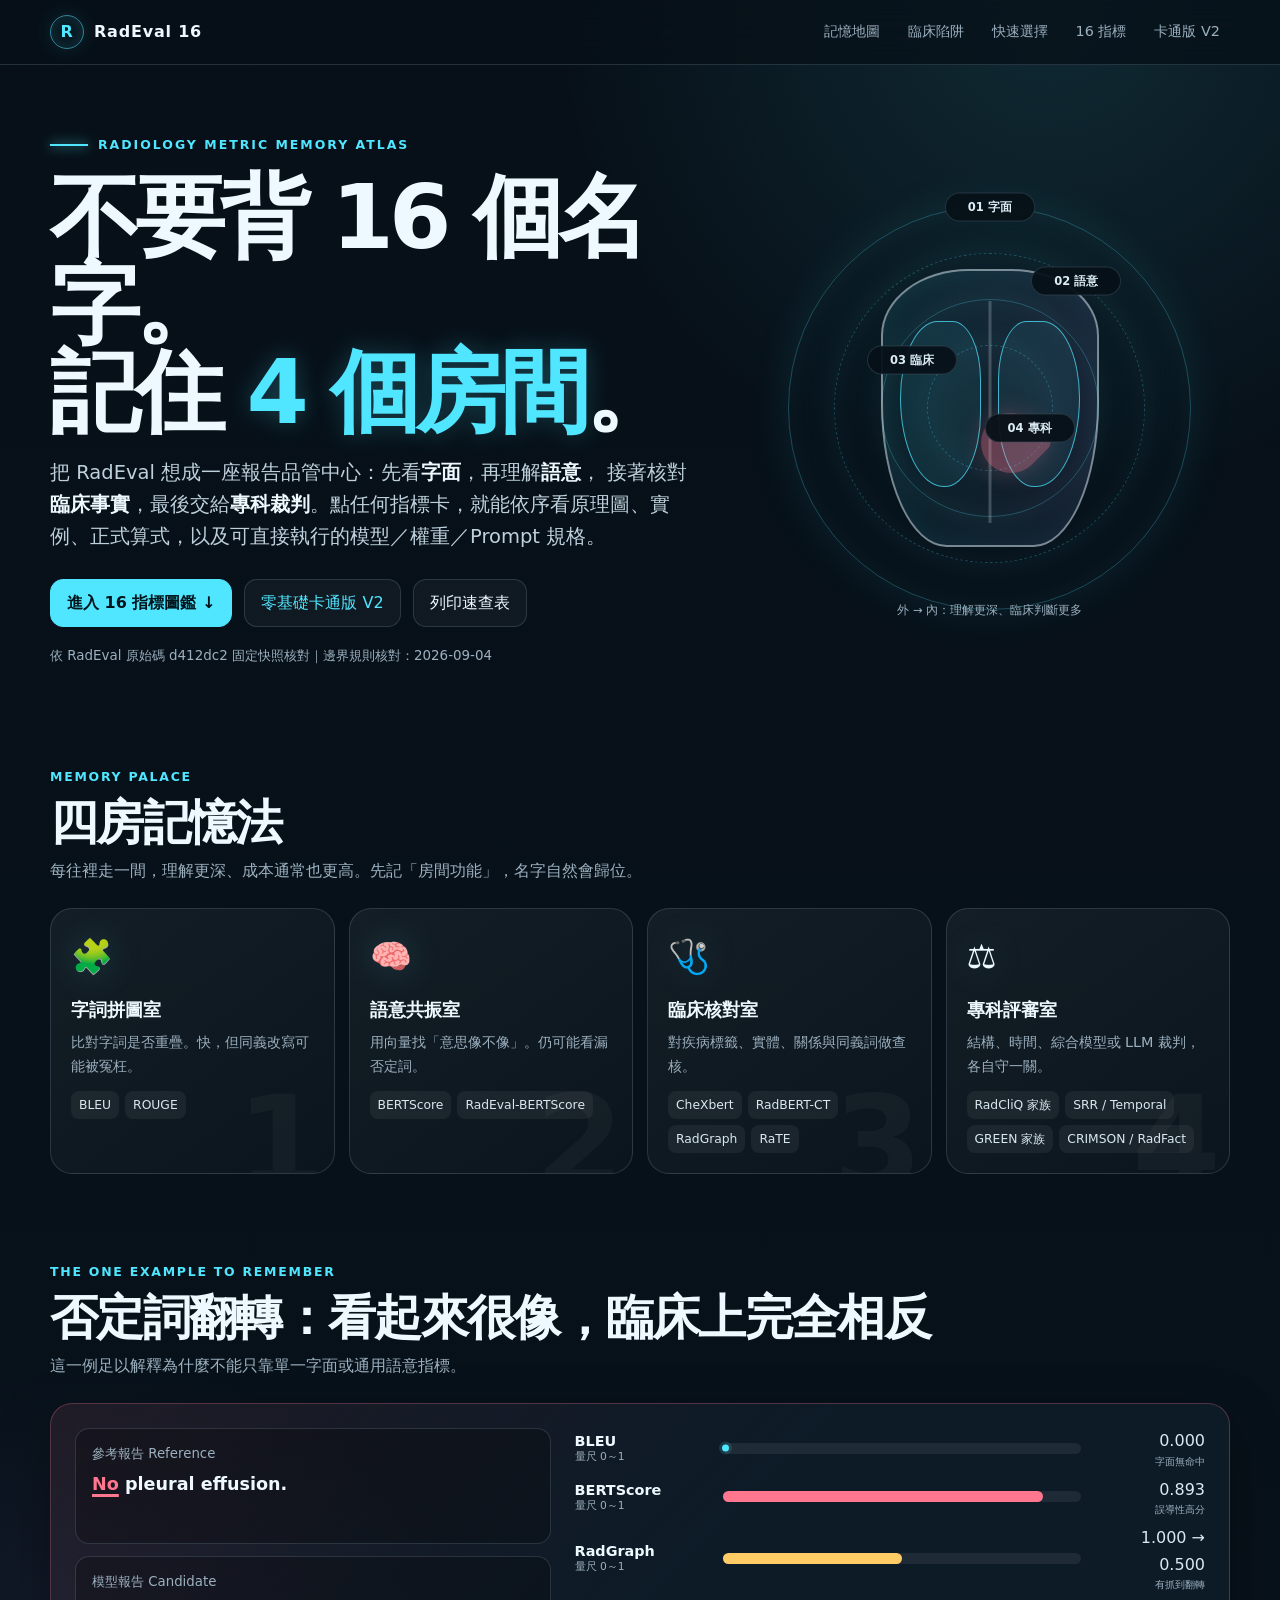
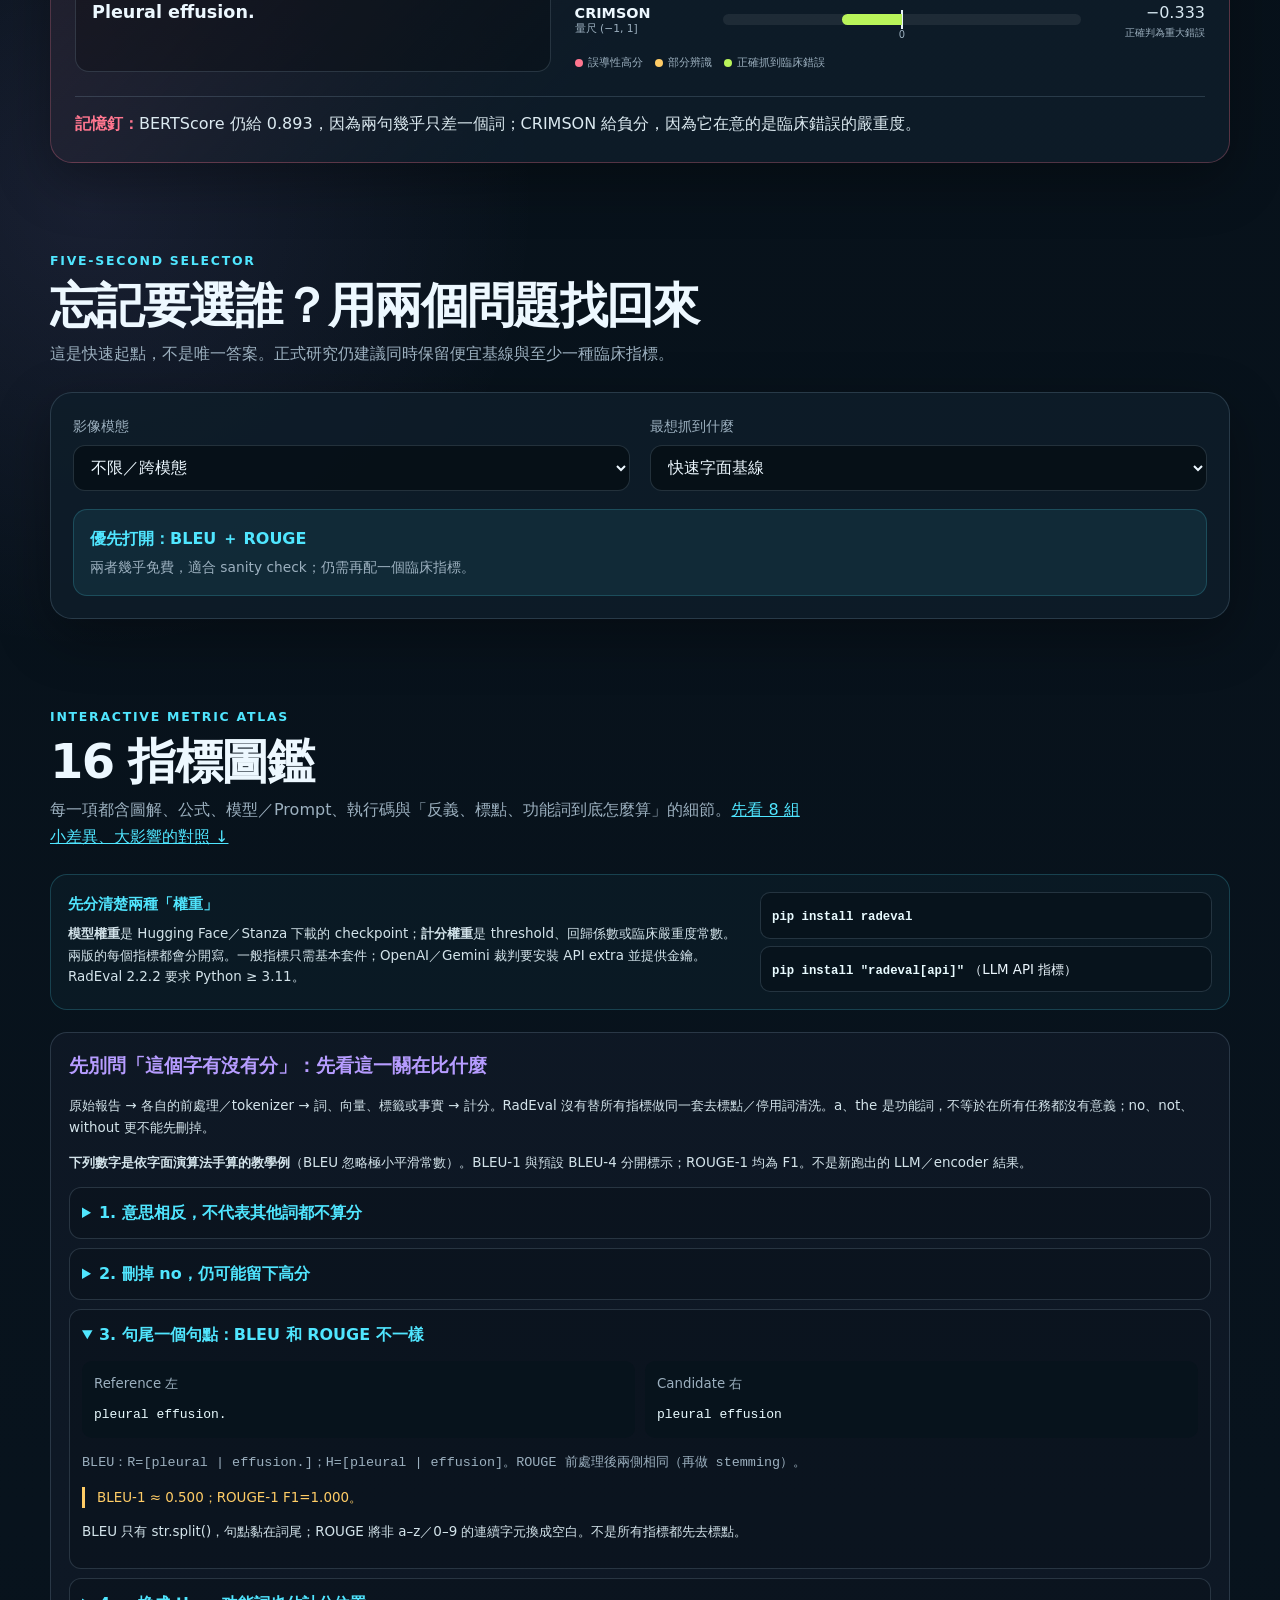
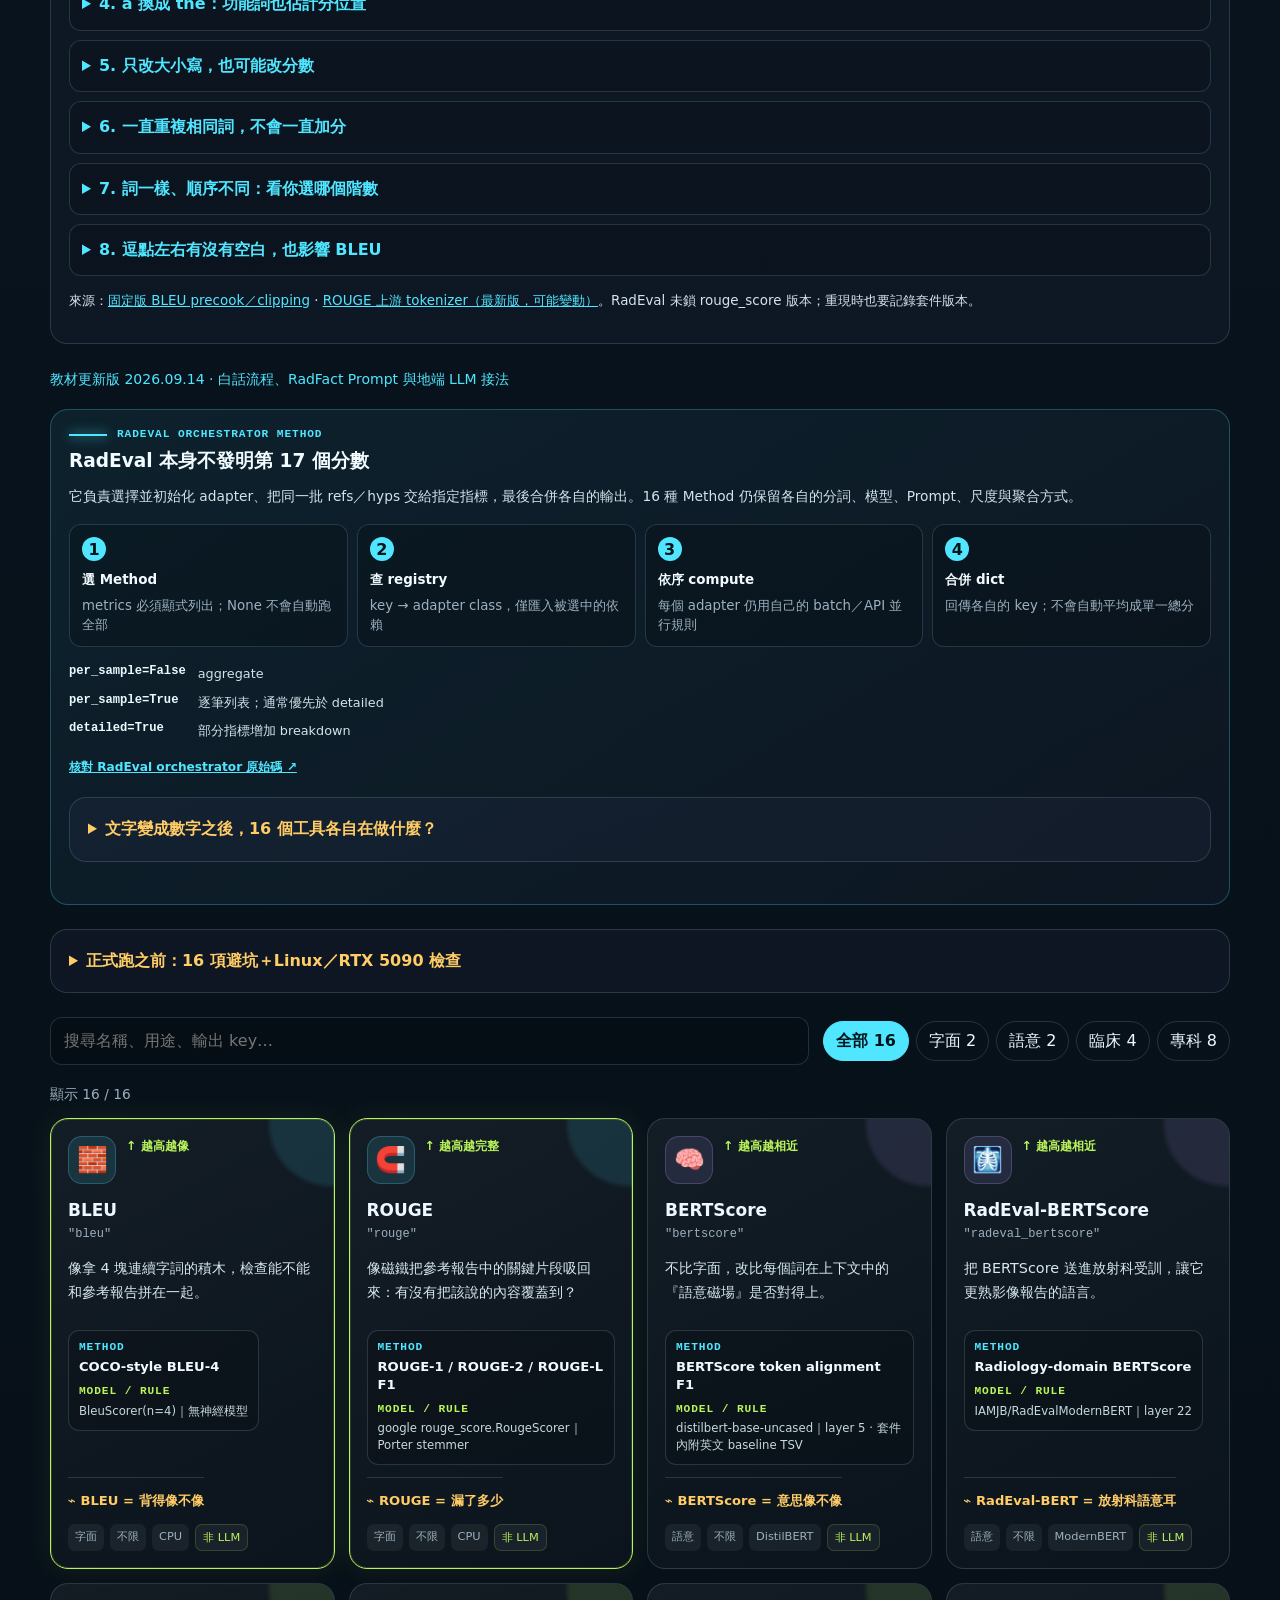
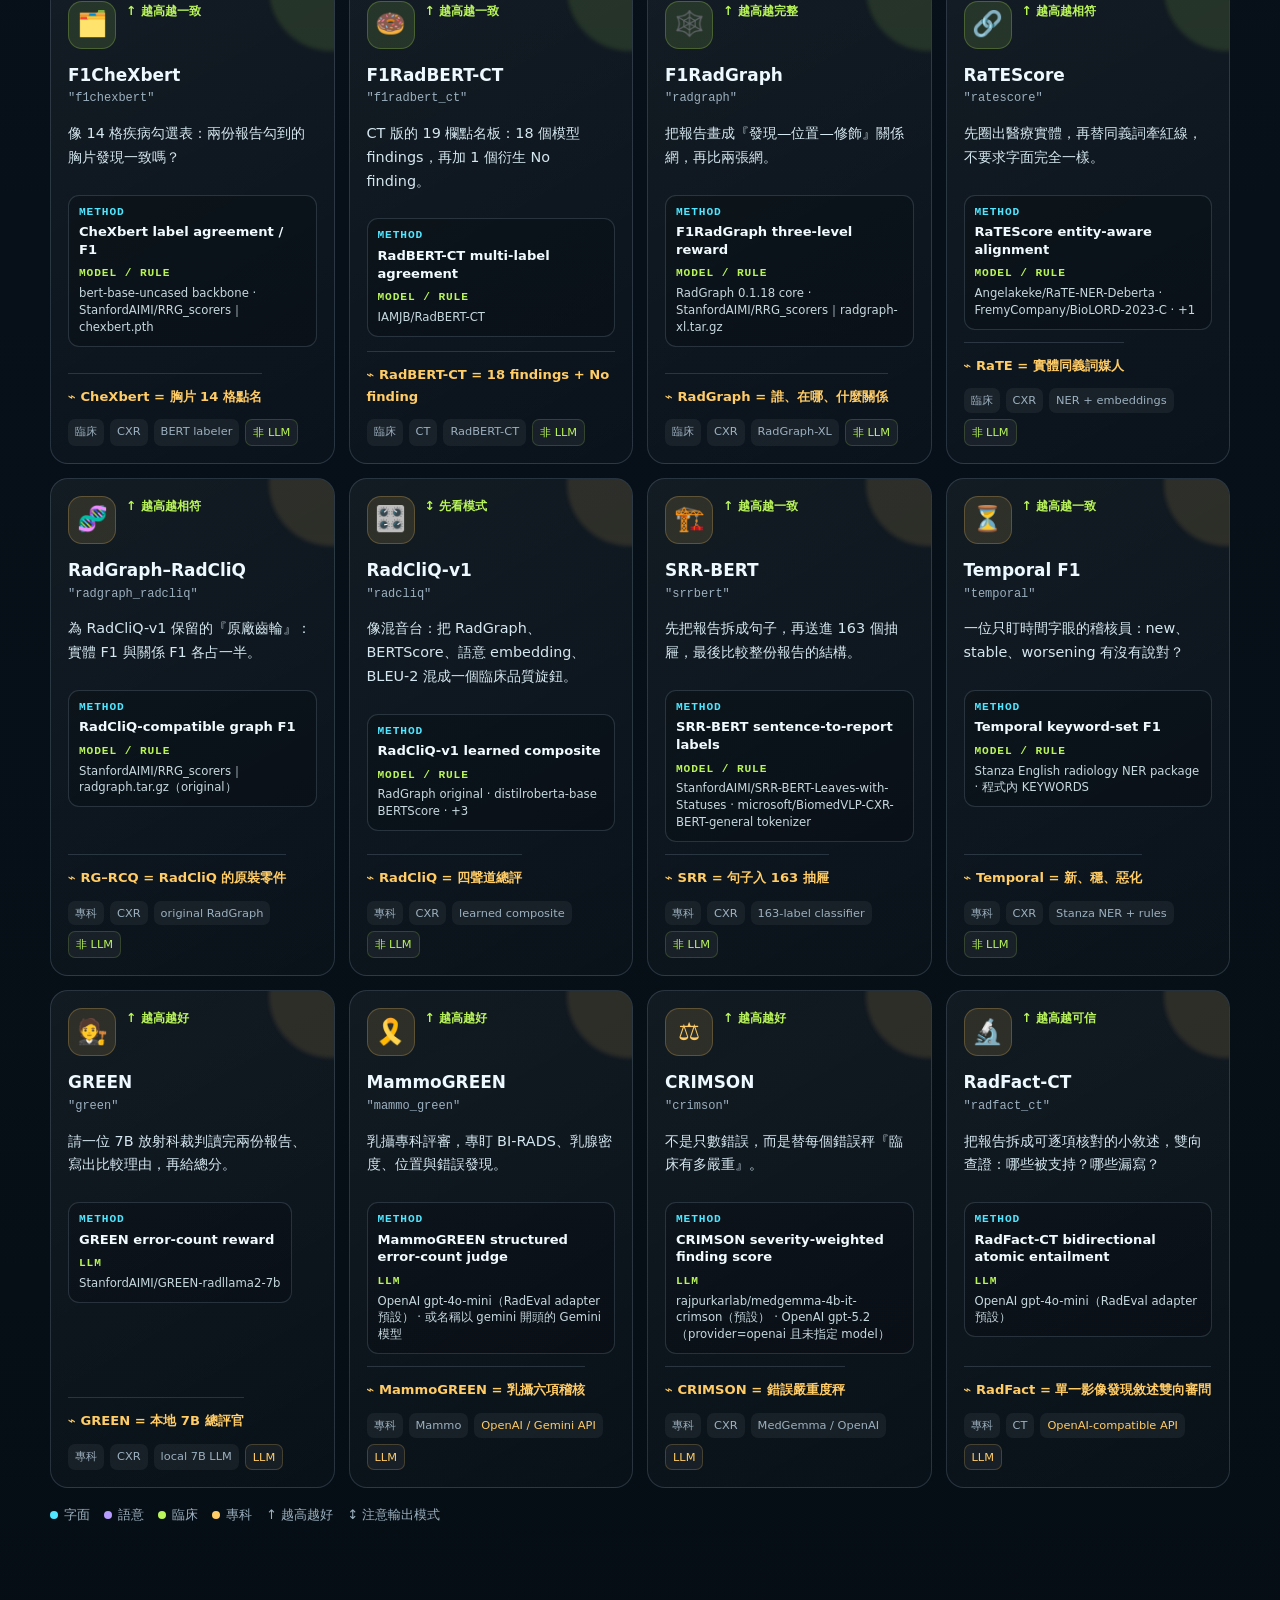
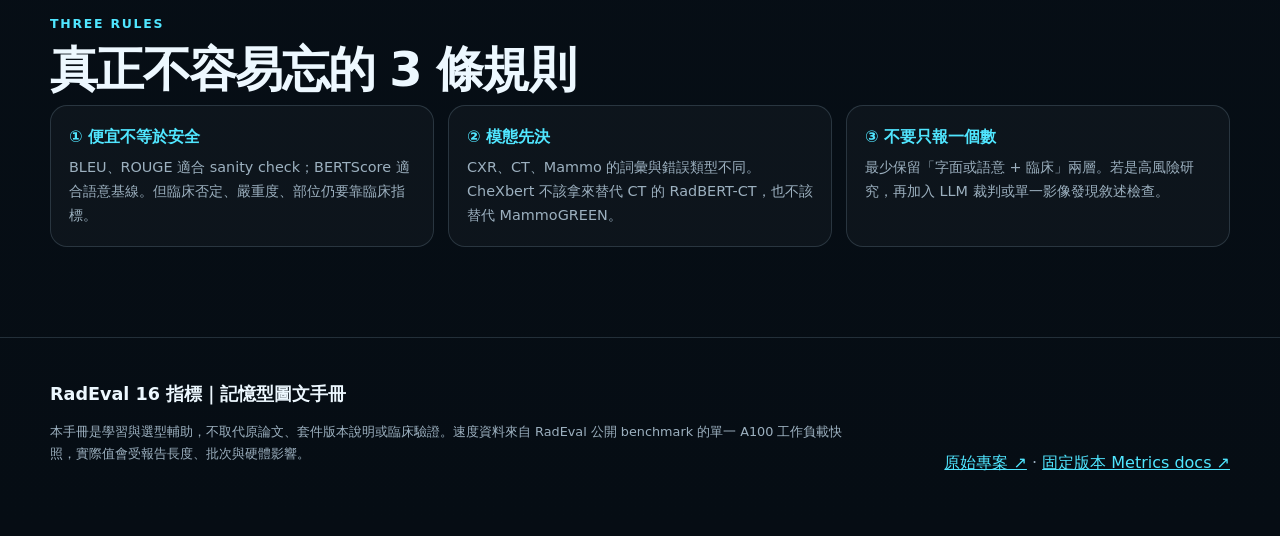
<file: technical.html>
<!doctype html>
<html lang="zh-Hant">
<head>
  <meta charset="utf-8">
  <meta name="viewport" content="width=device-width, initial-scale=1">
  <meta name="description" content="RadEval 16 種放射報告評估指標互動圖文手冊">
  <title>RadEval 16 指標｜記憶型圖文手冊</title>
  <style>
    :root {
      color-scheme: dark;
      --bg: #071018;
      --bg-2: #0b1722;
      --panel: rgba(14, 29, 42, .88);
      --panel-2: rgba(20, 39, 54, .82);
      --text: #edf8ff;
      --muted: #9cb0bf;
      --line: rgba(183, 224, 246, .16);
      --cyan: #50e6ff;
      --cyan-2: #18a8c7;
      --lime: #b9f45a;
      --amber: #ffcc66;
      --rose: #ff768f;
      --violet: #b69cff;
      --shadow: 0 18px 55px rgba(0, 0, 0, .32);
      --radius: 22px;
    }

    * { box-sizing: border-box; }
    html { scroll-behavior: smooth; }
    body {
      margin: 0;
      min-width: 320px;
      background:
        radial-gradient(circle at 82% 0%, rgba(80, 230, 255, .12), transparent 31rem),
        radial-gradient(circle at 7% 26%, rgba(182, 156, 255, .10), transparent 28rem),
        linear-gradient(180deg, var(--bg) 0%, #08131d 45%, #060d14 100%);
      color: var(--text);
      font-family: Inter, "Noto Sans TC", "Microsoft JhengHei", system-ui, sans-serif;
      line-height: 1.65;
    }

    a { color: var(--cyan); }
    button, input, select { font: inherit; }
    button { color: inherit; }
    .wrap { width: min(1180px, calc(100% - 36px)); margin: 0 auto; }
    .skip-link { position: fixed; left: 12px; top: -80px; z-index: 100; padding: 10px 14px; background: #fff; color: #000; }
    .skip-link:focus { top: 12px; }

    .topbar {
      position: sticky;
      top: 0;
      z-index: 30;
      backdrop-filter: blur(18px);
      background: rgba(7, 16, 24, .77);
      border-bottom: 1px solid var(--line);
    }
    .topbar-inner {
      min-height: 64px;
      display: flex;
      align-items: center;
      justify-content: space-between;
      gap: 18px;
    }
    .brand { display: flex; align-items: center; gap: 10px; font-weight: 800; letter-spacing: .05em; }
    .brand-mark {
      width: 34px;
      aspect-ratio: 1;
      display: grid;
      place-items: center;
      border: 1px solid rgba(80, 230, 255, .55);
      border-radius: 50%;
      color: var(--cyan);
      box-shadow: inset 0 0 18px rgba(80, 230, 255, .18), 0 0 20px rgba(80, 230, 255, .12);
    }
    .topnav { display: flex; align-items: center; gap: 8px; flex-wrap: wrap; }
    .topnav a {
      color: var(--muted);
      text-decoration: none;
      font-size: .9rem;
      padding: 7px 10px;
      border-radius: 10px;
    }
    .topnav a:hover, .topnav a:focus-visible { color: var(--text); background: rgba(255, 255, 255, .06); }

    .hero { padding: 70px 0 42px; overflow: hidden; }
    .hero-grid { display: grid; grid-template-columns: minmax(0, 1.15fr) minmax(300px, .85fr); gap: 50px; align-items: center; }
    .eyebrow { display: flex; align-items: center; gap: 10px; color: var(--cyan); font-weight: 800; letter-spacing: .16em; font-size: .78rem; text-transform: uppercase; }
    .eyebrow::before { content: ""; width: 38px; height: 2px; background: currentColor; box-shadow: 0 0 12px currentColor; }
    h1 { margin: 18px 0 18px; font-size: clamp(2.45rem, 7vw, 5.8rem); line-height: .98; letter-spacing: -.055em; max-width: 780px; }
    h1 .glow { color: var(--cyan); text-shadow: 0 0 25px rgba(80, 230, 255, .24); }
    .hero-copy { max-width: 680px; color: #bed0dc; font-size: clamp(1.02rem, 2vw, 1.22rem); }
    .hero-copy strong { color: var(--text); }
    .hero-actions { display: flex; gap: 12px; flex-wrap: wrap; margin-top: 26px; }
    .button {
      display: inline-flex;
      align-items: center;
      justify-content: center;
      gap: 9px;
      min-height: 44px;
      padding: 10px 16px;
      border: 1px solid var(--line);
      border-radius: 13px;
      background: rgba(255,255,255,.04);
      text-decoration: none;
      cursor: pointer;
    }
    .button.primary { color: #00151b; background: var(--cyan); border-color: var(--cyan); font-weight: 850; }
    .button:hover { transform: translateY(-1px); filter: brightness(1.06); }
    .button:focus-visible, .filter:focus-visible, .close:focus-visible, .copy-code:focus-visible {
      outline: 3px solid var(--amber);
      outline-offset: 3px;
    }
    .source-note { margin-top: 18px; color: var(--muted); font-size: .84rem; }

    .scanner {
      position: relative;
      width: min(420px, 100%);
      aspect-ratio: 1;
      margin: auto;
      display: grid;
      place-items: center;
    }
    .depth-ring {
      position: absolute;
      border: 1px solid rgba(80,230,255,.28);
      border-radius: 50%;
      box-shadow: 0 0 45px rgba(80,230,255,.09), inset 0 0 45px rgba(80,230,255,.06);
      pointer-events: none;
    }
    .depth-ring span {
      position: absolute;
      z-index: 3;
      left: 50%;
      top: 0;
      min-width: 90px;
      padding: 4px 9px;
      transform: translate(-50%, -50%);
      border: 1px solid var(--line);
      border-radius: 99px;
      background: rgba(7,16,24,.94);
      color: #dcecf5;
      font-size: .72rem;
      font-weight: 800;
      text-align: center;
      white-space: nowrap;
    }
    .depth-ring.one { inset: 2%; }
    .depth-ring.two { inset: 13%; border-style: dashed; }
    .depth-ring.three { inset: 24%; }
    .depth-ring.four { inset: 35%; border-style: dashed; }
    .depth-ring.two span { left: 78%; top: 9%; }
    .depth-ring.three span { left: 14%; top: 28%; }
    .depth-ring.four span { left: 82%; top: 66%; }
    .depth-caption { position: absolute; bottom: -2px; left: 50%; transform: translateX(-50%); color: var(--muted); font-size: .72rem; white-space: nowrap; }
    .chest {
      position: relative;
      z-index: 2;
      width: 52%;
      height: 66%;
      border: 2px solid rgba(237,248,255,.48);
      border-radius: 40% 40% 30% 30% / 24% 24% 52% 52%;
      background: linear-gradient(90deg, rgba(80,230,255,.07), rgba(182,156,255,.09));
      box-shadow: inset 0 0 32px rgba(80,230,255,.07);
    }
    .spine { position: absolute; left: 50%; top: 11%; bottom: 8%; width: 3px; transform: translateX(-50%); background: rgba(237,248,255,.22); }
    .lung { position: absolute; top: 18%; width: 38%; height: 61%; border: 1px solid rgba(80,230,255,.72); background: rgba(80,230,255,.08); }
    .lung.left { left: 8%; border-radius: 50% 38% 48% 58%; }
    .lung.right { right: 8%; border-radius: 38% 50% 58% 48%; }
    .heart { position: absolute; left: 46%; top: 52%; width: 28%; aspect-ratio: 1; background: rgba(255,118,143,.35); transform: rotate(45deg); border-radius: 50% 12% 50% 50%; box-shadow: 0 0 25px rgba(255,118,143,.22); }
    .section { padding: 44px 0; }
    .section-kicker { color: var(--cyan); font-weight: 800; font-size: .78rem; letter-spacing: .14em; text-transform: uppercase; }
    .section h2 { margin: 7px 0 8px; font-size: clamp(1.75rem, 4vw, 3rem); line-height: 1.15; letter-spacing: -.035em; }
    .section-lead { margin: 0 0 24px; color: var(--muted); max-width: 760px; }

    .memory-map { display: grid; grid-template-columns: repeat(4, 1fr); gap: 14px; }
    .memory-room {
      position: relative;
      min-height: 220px;
      padding: 20px;
      border: 1px solid var(--line);
      border-radius: var(--radius);
      background: linear-gradient(145deg, rgba(255,255,255,.055), rgba(255,255,255,.018));
      overflow: hidden;
    }
    .memory-room::after { content: attr(data-no); position: absolute; right: 8px; bottom: -34px; color: rgba(255,255,255,.035); font-size: 8rem; font-weight: 900; line-height: 1; }
    .room-icon { font-size: 2.1rem; filter: drop-shadow(0 0 16px rgba(80,230,255,.18)); }
    .memory-room h3 { margin: 10px 0 6px; font-size: 1.15rem; }
    .memory-room p { margin: 0 0 12px; color: var(--muted); font-size: .9rem; }
    .room-list { display: flex; flex-wrap: wrap; gap: 6px; position: relative; z-index: 1; }
    .room-list span { padding: 4px 8px; border-radius: 8px; background: rgba(255,255,255,.055); color: #d9e8f0; font-size: .77rem; }

    .trap {
      display: grid;
      grid-template-columns: .86fr 1.14fr;
      gap: 24px;
      padding: 24px;
      border: 1px solid rgba(255,118,143,.28);
      border-radius: var(--radius);
      background: linear-gradient(135deg, rgba(255,118,143,.09), rgba(14,29,42,.86) 52%);
      box-shadow: var(--shadow);
    }
    .report-pair { display: grid; gap: 12px; }
    .report { padding: 14px 16px; border-radius: 14px; background: rgba(0,0,0,.25); border: 1px solid var(--line); }
    .report small { display: block; color: var(--muted); margin-bottom: 5px; }
    .report strong { font-size: 1.1rem; }
    .negation { color: var(--rose); text-decoration: underline 3px; text-underline-offset: 4px; }
    .score-rows { display: grid; gap: 9px; align-content: center; }
    .score-row { display: grid; grid-template-columns: 136px 1fr 112px; gap: 12px; align-items: center; }
    .score-name { display: grid; line-height: 1.25; }
    .score-name b { font-size: .9rem; }
    .score-name small { color: var(--muted); font-size: .67rem; }
    .score-track { position: relative; height: 11px; background: rgba(255,255,255,.07); border-radius: 99px; overflow: visible; }
    .score-fill { height: 100%; border-radius: inherit; background: var(--cyan); }
    .score-fill.misleading { background: var(--rose); }
    .score-fill.partial { background: var(--amber); }
    .score-fill.correct { background: var(--lime); }
    .score-zero-dot { position: absolute; left: 0; top: 50%; width: 7px; height: 7px; transform: translate(-1px, -50%); border-radius: 50%; background: var(--cyan); box-shadow: 0 0 0 3px rgba(80,230,255,.14); }
    .score-track.diverging::before { content: ""; position: absolute; left: 50%; top: -4px; bottom: -4px; width: 2px; transform: translateX(-50%); background: #e7f2f8; }
    .score-track.diverging::after { content: "0"; position: absolute; left: 50%; top: 13px; transform: translateX(-50%); color: var(--muted); font-size: .62rem; }
    .score-fill.negative { position: absolute; right: 50%; top: 0; border-radius: 99px 0 0 99px; }
    .score-value { color: #d8e9f2; font-variant-numeric: tabular-nums; text-align: right; }
    .score-value small { display: block; color: var(--muted); font-size: .65rem; line-height: 1.25; }
    .score-legend { display: flex; gap: 12px; flex-wrap: wrap; margin-top: 6px; color: var(--muted); font-size: .68rem; }
    .score-legend span { display: inline-flex; align-items: center; gap: 5px; }
    .score-legend i { width: 8px; height: 8px; border-radius: 50%; background: var(--legend-color); }
    .trap-takeaway { grid-column: 1 / -1; padding-top: 14px; border-top: 1px solid var(--line); color: #dceaf1; }
    .trap-takeaway strong { color: var(--rose); }

    .chooser {
      padding: 22px;
      border: 1px solid var(--line);
      border-radius: var(--radius);
      background: var(--panel);
      box-shadow: var(--shadow);
    }
    .chooser-grid { display: grid; grid-template-columns: 1fr 1fr; gap: 20px; }
    .field label { display: block; margin-bottom: 7px; color: var(--muted); font-size: .86rem; }
    select, input[type="search"] {
      width: 100%;
      min-height: 46px;
      border: 1px solid var(--line);
      border-radius: 12px;
      background: rgba(5, 14, 21, .8);
      color: var(--text);
      padding: 10px 13px;
      outline: none;
    }
    select:focus, input:focus { border-color: var(--cyan); box-shadow: 0 0 0 3px rgba(80,230,255,.12); }
    .recommendation { margin-top: 18px; padding: 16px; border-radius: 14px; background: rgba(80,230,255,.08); border: 1px solid rgba(80,230,255,.18); }
    .recommendation strong { color: var(--cyan); }
    .recommendation .mini { display: block; margin-top: 4px; color: var(--muted); font-size: .86rem; }

    .toolbar { display: grid; grid-template-columns: minmax(220px, 1fr) auto; gap: 14px; margin: 24px 0 18px; align-items: center; }
    .filters { display: flex; flex-wrap: wrap; gap: 7px; justify-content: flex-end; }
    .filter {
      min-height: 39px;
      border: 1px solid var(--line);
      border-radius: 999px;
      background: transparent;
      padding: 6px 12px;
      cursor: pointer;
    }
    .filter[aria-pressed="true"] { color: #00151b; background: var(--cyan); border-color: var(--cyan); font-weight: 800; }
    .result-count { color: var(--muted); font-size: .86rem; margin-bottom: 12px; }
    .empty-state { margin: 14px 0; padding: 18px; border: 1px dashed var(--line); border-radius: 14px; color: var(--muted); text-align: center; }
    .empty-state[hidden] { display: none; }

    .metric-grid { display: grid; grid-template-columns: repeat(4, minmax(0, 1fr)); gap: 14px; }
    .metric-card {
      position: relative;
      min-height: 290px;
      display: flex;
      flex-direction: column;
      padding: 17px;
      border: 1px solid var(--line);
      border-radius: 18px;
      background: linear-gradient(150deg, rgba(255,255,255,.052), rgba(255,255,255,.016));
      text-align: left;
      cursor: pointer;
      overflow: hidden;
      transition: transform .18s ease, border-color .18s ease, box-shadow .18s ease;
    }
    .metric-card::after { content: ""; position: absolute; width: 125px; height: 125px; right: -60px; top: -58px; border-radius: 50%; background: var(--tone); opacity: .12; filter: blur(2px); }
    .metric-card:hover, .metric-card:focus-visible { transform: translateY(-4px); border-color: var(--tone); border-color: color-mix(in srgb, var(--tone) 60%, transparent); box-shadow: 0 18px 40px rgba(0,0,0,.28); outline: 3px solid transparent; }
    .metric-card.recommended { border-color: var(--lime); box-shadow: inset 0 0 0 1px rgba(185,244,90,.17), 0 0 28px rgba(185,244,90,.08); }
    .metric-card[hidden] { display: none; }
    .card-top { display: flex; align-items: flex-start; justify-content: space-between; gap: 10px; }
    .metric-icon { width: 48px; height: 48px; display: grid; place-items: center; border-radius: 14px; background: rgba(80,230,255,.08); background: color-mix(in srgb, var(--tone) 12%, transparent); color: var(--tone); font-size: 1.55rem; border: 1px solid rgba(80,230,255,.2); border-color: color-mix(in srgb, var(--tone) 23%, transparent); }
    .direction { color: var(--lime); font-size: .78rem; font-weight: 850; }
    .card-title { display: block; margin: 16px 0 3px; font-size: 1.06rem; font-weight: 800; line-height: 1.28; }
    .metric-key { color: var(--muted); font-family: ui-monospace, SFMono-Regular, Consolas, monospace; font-size: .75rem; }
    .metaphor { margin: 13px 0; color: #d5e7f0; font-size: .9rem; }
    .memory-line { margin-top: auto; padding-top: 12px; border-top: 1px solid var(--line); color: var(--amber); font-size: .82rem; font-weight: 750; }
    .card-meta { display: flex; flex-wrap: wrap; gap: 6px; margin-top: 12px; }
    .tag { padding: 3px 7px; border-radius: 7px; background: rgba(255,255,255,.055); color: var(--muted); font-size: .71rem; }
    .tag.api { color: var(--amber); }

    .legend { display: flex; gap: 14px; flex-wrap: wrap; margin-top: 16px; color: var(--muted); font-size: .82rem; }
    .legend span { display: inline-flex; align-items: center; gap: 6px; }
    .dot { width: 8px; height: 8px; border-radius: 50%; background: var(--tone); }

    dialog {
      width: min(820px, calc(100% - 28px));
      max-height: 88vh;
      overflow: hidden;
      padding: 0;
      border: 1px solid rgba(80,230,255,.25);
      border-radius: 24px;
      background: #0c1924;
      color: var(--text);
      box-shadow: 0 30px 100px rgba(0,0,0,.65);
    }
    dialog::backdrop { background: rgba(2,8,12,.78); backdrop-filter: blur(7px); }
    .dialog-shell { padding: 24px; overflow-y: auto; max-height: 88vh; }
    .dialog-head { display: grid; grid-template-columns: auto 1fr auto; gap: 14px; align-items: center; padding-bottom: 18px; border-bottom: 1px solid var(--line); }
    .dialog-head h2 { margin: 0; font-size: clamp(1.5rem, 4vw, 2.4rem); line-height: 1.1; }
    .dialog-sub { color: var(--muted); font-family: ui-monospace, SFMono-Regular, Consolas, monospace; font-size: .8rem; }
    .close { width: 42px; height: 42px; border: 1px solid var(--line); border-radius: 12px; background: rgba(255,255,255,.04); cursor: pointer; font-size: 1.2rem; }
    .dialog-hero { margin: 20px 0; padding: 18px; border-radius: 16px; background: rgba(80,230,255,.06); background: linear-gradient(120deg, color-mix(in srgb, var(--dialog-tone) 13%, transparent), rgba(255,255,255,.025)); border: 1px solid rgba(80,230,255,.2); border-color: color-mix(in srgb, var(--dialog-tone) 24%, transparent); }
    .dialog-hero .big-memory { color: var(--dialog-tone); font-size: clamp(1.08rem, 3vw, 1.35rem); font-weight: 850; }
    .principle-panel, .worked-example, .formula-sheet, .implementation-kit, .boundary-panel {
      margin: 18px 0;
      padding: 18px;
      border: 1px solid var(--line);
      border-radius: 18px;
      background: rgba(255,255,255,.025);
    }
    .lesson-title { display: flex; align-items: center; gap: 9px; margin: 0 0 14px; font-size: 1rem; color: var(--cyan); }
    .lesson-no { width: 28px; height: 28px; display: grid; place-items: center; border-radius: 50%; background: rgba(80,230,255,.12); font-size: .76rem; }
    .visual-stage {
      min-height: 210px;
      display: grid;
      align-content: center;
      gap: 14px;
      padding: 20px;
      border-radius: 16px;
      background:
        linear-gradient(rgba(80,230,255,.035) 1px, transparent 1px),
        linear-gradient(90deg, rgba(80,230,255,.035) 1px, transparent 1px),
        rgba(2,10,16,.48);
      background-size: 24px 24px;
      overflow: hidden;
    }
    .viz-caption { color: var(--muted); font-size: .78rem; text-align: center; }
    .viz-formula { padding: 8px 12px; border-radius: 10px; background: rgba(80,230,255,.08); color: #dffbff; font-family: ui-monospace, SFMono-Regular, Consolas, monospace; font-size: .78rem; text-align: center; }
    .token-row { display: flex; flex-wrap: wrap; justify-content: center; gap: 7px; }
    .token { padding: 6px 9px; border-radius: 8px; background: rgba(255,255,255,.07); color: #c7d8e1; font-size: .8rem; border: 1px solid transparent; }
    .token.hit { color: #071018; background: var(--lime); font-weight: 800; }
    .token.miss { color: #ffe0e6; background: rgba(255,118,143,.14); border-color: rgba(255,118,143,.35); text-decoration: line-through; }
    .token.soft { color: #f2eaff; background: rgba(182,156,255,.16); border-color: rgba(182,156,255,.28); }
    .ngram-lane { display: grid; gap: 6px; }
    .ngram-label { color: var(--muted); font-size: .7rem; text-align: center; }
    .ngram-window { display: flex; justify-content: center; gap: 5px; width: fit-content; max-width: 100%; margin: auto; padding: 7px; border: 2px solid var(--dialog-tone); border-radius: 12px; background: rgba(80,230,255,.05); }
    .ngram-window.absent { border-style: dashed; border-color: var(--rose); color: var(--rose); }
    .ngram-window .token { white-space: nowrap; }
    .ngram-note { color: #d6e7ef; font-size: .76rem; text-align: center; }
    .flow-row { display: flex; align-items: center; justify-content: center; gap: 9px; flex-wrap: wrap; }
    .flow-node { min-width: 92px; padding: 10px 12px; border: 1px solid var(--line); border-radius: 12px; background: rgba(255,255,255,.055); text-align: center; font-size: .8rem; }
    .flow-node strong { display: block; color: var(--text); }
    .flow-node small { color: var(--muted); }
    .flow-node.accent { border-color: rgba(80,230,255,.36); box-shadow: inset 0 0 20px rgba(80,230,255,.07); }
    .flow-arrow { color: var(--cyan); font-size: 1.2rem; font-weight: 900; }
    .step-list { display: grid; grid-template-columns: repeat(3, 1fr); gap: 9px; margin: 14px 0 0; padding: 0; list-style: none; counter-reset: step; }
    .step-list li { position: relative; padding: 12px 12px 12px 38px; border-radius: 12px; background: rgba(255,255,255,.035); color: #cedee6; font-size: .82rem; }
    .step-list li::before { counter-increment: step; content: counter(step); position: absolute; left: 10px; top: 11px; width: 20px; height: 20px; display: grid; place-items: center; border-radius: 50%; background: var(--dialog-tone); color: #071018; font-size: .7rem; font-weight: 900; }
    .label-grid { display: grid; grid-template-columns: repeat(7, 1fr); gap: 6px; }
    .label-cell { aspect-ratio: 1.45; display: grid; place-items: center; border-radius: 7px; background: rgba(255,255,255,.055); color: var(--muted); font-size: .65rem; text-align: center; }
    .label-cell.on { background: rgba(185,244,90,.16); color: var(--lime); box-shadow: inset 0 0 0 1px rgba(185,244,90,.28); }
    .label-cell.negative { background: rgba(80,230,255,.09); color: var(--cyan); box-shadow: inset 0 0 0 1px rgba(80,230,255,.2); }
    .label-cell.derived { background: rgba(255,204,102,.08); color: var(--amber); }
    .label-comparison { display: grid; grid-template-columns: 84px 1fr; gap: 8px 10px; align-items: start; }
    .label-row-name { padding-top: 7px; color: var(--dialog-tone); font-size: .72rem; font-weight: 800; }
    .label-comparison .label-grid { grid-template-columns: repeat(7, minmax(62px, 1fr)); }
    .semantic-core { width: 74px; height: 74px; display: grid; place-items: center; margin: auto; border-radius: 50%; background: rgba(182,156,255,.13); color: var(--violet); font-size: 2rem; box-shadow: 0 0 28px rgba(182,156,255,.16); }
    .weight-ladder { display: grid; grid-template-columns: repeat(4, 1fr); gap: 7px; }
    .weight-step { padding: 9px 7px; border-top: 3px solid var(--amber); background: rgba(255,204,102,.06); color: #e8eef2; font-size: .7rem; text-align: center; }
    .weight-step strong { display: block; color: var(--amber); font: 800 .9rem/1.2 ui-monospace, SFMono-Regular, Consolas, monospace; }
    .count-strip { display: grid; grid-template-columns: repeat(3, minmax(0, 1fr)); gap: 7px; }
    .count-chip { padding: 9px; border-radius: 10px; background: rgba(255,255,255,.05); color: var(--muted); font-size: .7rem; text-align: center; }
    .count-chip strong { display: block; color: var(--text); font-size: .92rem; }
    .channel-stack { display: grid; gap: 8px; min-width: min(100%, 380px); margin: auto; }
    .channel { display: grid; grid-template-columns: 92px 1fr 46px; gap: 8px; align-items: center; font-size: .75rem; }
    .channel-track { height: 8px; border-radius: 99px; background: rgba(255,255,255,.07); overflow: hidden; }
    .channel-fill { height: 100%; width: var(--value); background: var(--dialog-tone); border-radius: inherit; }
    .graph-svg { width: 100%; min-height: 190px; }
    .graph-svg text { fill: #e9f6fc; font-family: inherit; font-size: 12px; }
    .graph-svg .edge { stroke: var(--cyan); stroke-width: 2; opacity: .7; }
    .graph-svg .node { fill: #102c3c; stroke: var(--cyan); stroke-width: 1.5; }
    .graph-svg .modifier { fill: #30264c; stroke: var(--violet); }
    .judge { width: 78px; height: 78px; display: grid; place-items: center; margin: auto; border-radius: 50%; border: 1px solid rgba(255,204,102,.45); background: rgba(255,204,102,.09); font-size: 2rem; box-shadow: 0 0 28px rgba(255,204,102,.1); }
    .scale { display: grid; grid-template-columns: 1fr auto 1fr; gap: 12px; align-items: end; width: min(430px, 100%); margin: auto; }
    .scale-pan { min-height: 82px; padding: 10px; border-radius: 50% 50% 12px 12px; background: rgba(255,255,255,.055); border-bottom: 3px solid var(--amber); text-align: center; font-size: .77rem; }
    .scale-pivot { color: var(--amber); font-size: 2rem; }
    .example-pair { display: grid; grid-template-columns: 1fr 34px 1fr; gap: 10px; align-items: stretch; }
    .example-report { padding: 13px; border-radius: 13px; background: rgba(0,0,0,.22); border: 1px solid var(--line); }
    .example-report small { display: block; color: var(--muted); margin-bottom: 5px; }
    .example-report p { margin: 0; color: #e2f0f6; font-size: .88rem; }
    .example-arrow { display: grid; place-items: center; color: var(--cyan); font-size: 1.25rem; }
    .example-result { margin-top: 12px; padding: 11px 13px; border-left: 3px solid var(--dialog-tone); background: rgba(80,230,255,.05); background: color-mix(in srgb, var(--dialog-tone) 8%, transparent); color: #dceaf1; font-size: .86rem; }
    .formula-sheet { position: relative; overflow: hidden; }
    .formula-source-badge { display: inline-flex; align-items: center; gap: 7px; margin: -5px 0 14px; padding: 6px 9px; border: 1px solid rgba(185,244,90,.22); border-radius: 999px; background: rgba(185,244,90,.07); color: var(--lime); font: 700 .7rem/1 ui-monospace, SFMono-Regular, Consolas, monospace; }
    .equation-stack { display: grid; gap: 9px; }
    .math-block { padding: 13px 15px; overflow-x: auto; border: 1px solid rgba(80,230,255,.17); border-radius: 13px; background: #07131c; color: #e8fbff; font: 700 clamp(.78rem, 2vw, .94rem)/1.65 ui-monospace, SFMono-Regular, Consolas, monospace; white-space: nowrap; }
    .math-block .eq-label { display: inline-block; min-width: 92px; margin-right: 10px; color: var(--cyan); font: 750 .7rem/1.2 Inter, "Noto Sans TC", sans-serif; letter-spacing: .04em; text-transform: uppercase; }
    .formula-columns { display: grid; grid-template-columns: minmax(0, .86fr) minmax(0, 1.14fr); gap: 12px; margin-top: 13px; }
    .formula-card { min-width: 0; padding: 14px; border: 1px solid var(--line); border-radius: 14px; background: rgba(0,0,0,.16); }
    .formula-card h4 { margin: 0 0 9px; color: var(--amber); font-size: .81rem; }
    .notation-grid { display: grid; grid-template-columns: auto 1fr; gap: 7px 10px; margin: 0; }
    .notation-grid dt { color: #f2fbff; font: 800 .78rem/1.45 ui-monospace, SFMono-Regular, Consolas, monospace; }
    .notation-grid dd { margin: 0; color: var(--muted); font-size: .79rem; line-height: 1.45; }
    .calc-steps { display: grid; gap: 7px; margin: 0; padding: 0; list-style: none; counter-reset: calc-step; }
    .calc-steps li { position: relative; padding-left: 25px; color: #d4e4eb; font-size: .81rem; line-height: 1.5; }
    .calc-steps li::before { counter-increment: calc-step; content: counter(calc-step); position: absolute; left: 0; top: .12em; width: 18px; height: 18px; display: grid; place-items: center; border-radius: 6px; background: rgba(80,230,255,.12); background: color-mix(in srgb, var(--dialog-tone) 18%, transparent); color: var(--dialog-tone); font: 850 .65rem/1 ui-monospace, SFMono-Regular, Consolas, monospace; }
    .source-trace { display: flex; align-items: center; justify-content: space-between; gap: 12px; margin-top: 11px; color: var(--muted); font-size: .73rem; }
    .source-trace a { flex: 0 0 auto; }
    .dialog-grid { display: grid; grid-template-columns: 1fr 1fr; gap: 14px; }
    .detail-block { padding: 16px; border-radius: 15px; background: rgba(255,255,255,.035); border: 1px solid var(--line); }
    .detail-block h3 { margin: 0 0 8px; font-size: .87rem; color: var(--cyan); }
    .detail-block p { margin: 0; color: #d1e1e9; font-size: .91rem; }
    .output-code { display: block; margin-top: 8px; color: #d6f8ff; font-family: ui-monospace, SFMono-Regular, Consolas, monospace; font-size: .78rem; overflow-wrap: anywhere; }
    .dialog-foot { display: flex; gap: 10px; flex-wrap: wrap; align-items: center; justify-content: space-between; margin-top: 18px; color: var(--muted); font-size: .82rem; }

    .rules { display: grid; grid-template-columns: repeat(3, 1fr); gap: 14px; }
    .rule { padding: 18px; border: 1px solid var(--line); border-radius: 17px; background: rgba(255,255,255,.03); }
    .rule strong { display: block; margin-bottom: 6px; color: var(--cyan); }
    .rule p { margin: 0; color: var(--muted); font-size: .9rem; }

    footer { padding: 42px 0 60px; color: var(--muted); border-top: 1px solid var(--line); margin-top: 46px; }
    .footer-grid { display: grid; grid-template-columns: 1fr auto; gap: 20px; align-items: end; }
    .footer-title { color: var(--text); font-weight: 850; font-size: 1.1rem; }
    .fineprint { max-width: 800px; font-size: .8rem; }

    .print-sheet { display: none; }
    @media (max-width: 980px) {
      .hero-grid { grid-template-columns: 1fr; }
      .scanner { width: min(380px, 82vw); }
      .memory-map, .metric-grid { grid-template-columns: repeat(2, minmax(0, 1fr)); }
      .trap { grid-template-columns: 1fr; }
      .trap-takeaway { grid-column: auto; }
      .rules { grid-template-columns: 1fr; }
    }
    @media (max-width: 700px) {
      .wrap { width: min(100% - 24px, 1180px); }
      .quickstart, .runtime-grid { grid-template-columns: 1fr; }
      .boundary-pair, .boundary-rules { grid-template-columns: 1fr; }
      .boundary-rules dd { margin-bottom: 10px; }
      .topbar-inner { align-items: flex-start; flex-direction: column; gap: 3px; padding: 8px 0; }
      .topnav { width: 100%; flex-wrap: nowrap; overflow-x: auto; padding-bottom: 3px; }
      .topnav a { flex: 0 0 auto; padding: 5px 8px; font-size: .78rem; }
      .hero { padding-top: 48px; }
      .memory-map, .metric-grid, .chooser-grid, .dialog-grid, .step-list, .formula-columns { grid-template-columns: 1fr; }
      .example-pair { grid-template-columns: 1fr; }
      .example-arrow { transform: rotate(90deg); }
      .label-grid { grid-template-columns: repeat(4, 1fr); }
      .channel { grid-template-columns: 78px 1fr 40px; }
      .toolbar { grid-template-columns: 1fr; }
      .filters { justify-content: flex-start; }
      .score-row { grid-template-columns: 102px 1fr 88px; gap: 8px; }
      .footer-grid { grid-template-columns: 1fr; }
      .dialog-head { grid-template-columns: auto 1fr auto; }
      .scanner { width: min(330px, 92vw); }
      .depth-ring span { min-width: 76px; padding: 3px 7px; font-size: .64rem; }
      .label-comparison { grid-template-columns: 1fr; }
      .label-row-name { padding-top: 0; }
      .label-comparison .label-grid { grid-template-columns: repeat(3, minmax(74px, 1fr)); }
      .weight-ladder { grid-template-columns: repeat(2, 1fr); }
    }
    @media (prefers-reduced-motion: reduce) {
      *, *::before, *::after { scroll-behavior: auto !important; animation-duration: .001ms !important; animation-iteration-count: 1 !important; }
    }
    @media print {
      :root { color-scheme: light; }
      body { background: #fff; color: #111; font-size: 10pt; }
      .topbar, .hero, .section, footer, dialog { display: none !important; }
      .print-sheet { display: block; padding: 0; }
      .print-sheet h1 { font-size: 24pt; color: #111; margin-bottom: 6px; }
      .print-sheet table { width: 100%; border-collapse: collapse; }
      .print-sheet th, .print-sheet td { border: 1px solid #bbb; padding: 6px; vertical-align: top; text-align: left; }
      .print-sheet th { background: #e9f5f8; }
      .print-sheet small { color: #444; }
    }
  </style>
  <link rel="stylesheet" href="assets/metric-details.css?v=20260914">
</head>
<body>
  <a class="skip-link" href="#main">跳到主要內容</a>
  <header class="topbar">
    <div class="wrap topbar-inner">
      <div class="brand"><span class="brand-mark">R</span> RadEval 16</div>
      <nav class="topnav" aria-label="頁面導覽">
        <a href="#memory">記憶地圖</a>
        <a href="#trap">臨床陷阱</a>
        <a href="#choose">快速選擇</a>
        <a href="#atlas">16 指標</a>
        <a href="index.html">卡通版 V2</a>
      </nav>
    </div>
  </header>

  <main id="main">
    <section class="hero">
      <div class="wrap hero-grid">
        <div>
          <div class="eyebrow">Radiology metric memory atlas</div>
          <h1>不要背 16 個名字。<br>記住 <span class="glow">4 個房間</span>。</h1>
          <p class="hero-copy">
            把 RadEval 想成一座報告品管中心：先看<strong>字面</strong>，再理解<strong>語意</strong>，
            接著核對<strong>臨床事實</strong>，最後交給<strong>專科裁判</strong>。點任何指標卡，就能依序看原理圖、實例、正式算式，以及可直接執行的模型／權重／Prompt 規格。
          </p>
          <div class="hero-actions">
            <a class="button primary" href="#atlas">進入 16 指標圖鑑 ↓</a>
            <a class="button" href="index.html">零基礎卡通版 V2</a>
            <button class="button" type="button" onclick="window.print()">列印速查表</button>
          </div>
          <p class="source-note">依 RadEval 原始碼 d412dc2 固定快照核對｜邊界規則核對：2026-09-04</p>
        </div>
        <div class="scanner" aria-label="由外而內的四層評估：字面、語意、臨床、專科">
          <span class="depth-ring one"><span>01 字面</span></span>
          <span class="depth-ring two"><span>02 語意</span></span>
          <span class="depth-ring three"><span>03 臨床</span></span>
          <span class="depth-ring four"><span>04 專科</span></span>
          <div class="chest" aria-hidden="true">
            <div class="spine"></div><div class="lung left"></div><div class="lung right"></div><div class="heart"></div>
          </div>
          <span class="depth-caption">外 → 內：理解更深、臨床判斷更多</span>
        </div>
      </div>
    </section>

    <section class="section" id="memory">
      <div class="wrap">
        <div class="section-kicker">Memory palace</div>
        <h2>四房記憶法</h2>
        <p class="section-lead">每往裡走一間，理解更深、成本通常也更高。先記「房間功能」，名字自然會歸位。</p>
        <div class="memory-map">
          <article class="memory-room" data-no="1">
            <div class="room-icon">🧩</div>
            <h3>字詞拼圖室</h3>
            <p>比對字詞是否重疊。快，但同義改寫可能被冤枉。</p>
            <div class="room-list"><span>BLEU</span><span>ROUGE</span></div>
          </article>
          <article class="memory-room" data-no="2">
            <div class="room-icon">🧠</div>
            <h3>語意共振室</h3>
            <p>用向量找「意思像不像」。仍可能看漏否定詞。</p>
            <div class="room-list"><span>BERTScore</span><span>RadEval-BERTScore</span></div>
          </article>
          <article class="memory-room" data-no="3">
            <div class="room-icon">🩺</div>
            <h3>臨床核對室</h3>
            <p>對疾病標籤、實體、關係與同義詞做查核。</p>
            <div class="room-list"><span>CheXbert</span><span>RadBERT-CT</span><span>RadGraph</span><span>RaTE</span></div>
          </article>
          <article class="memory-room" data-no="4">
            <div class="room-icon">⚖️</div>
            <h3>專科評審室</h3>
            <p>結構、時間、綜合模型或 LLM 裁判，各自守一關。</p>
            <div class="room-list"><span>RadCliQ 家族</span><span>SRR / Temporal</span><span>GREEN 家族</span><span>CRIMSON / RadFact</span></div>
          </article>
        </div>
      </div>
    </section>

    <section class="section" id="trap">
      <div class="wrap">
        <div class="section-kicker">The one example to remember</div>
        <h2>否定詞翻轉：看起來很像，臨床上完全相反</h2>
        <p class="section-lead">這一例足以解釋為什麼不能只靠單一字面或通用語意指標。</p>
        <div class="trap">
          <div class="report-pair">
            <div class="report"><small>參考報告 Reference</small><strong><span class="negation">No</span> pleural effusion.</strong></div>
            <div class="report"><small>模型報告 Candidate</small><strong>Pleural effusion.</strong></div>
          </div>
          <div class="score-rows" aria-label="RadEval 官方否定翻轉基準；各列量尺不同，不可直接比較長度">
            <div class="score-row"><span class="score-name"><b>BLEU</b><small>量尺 0～1</small></span><div class="score-track"><span class="score-zero-dot" aria-hidden="true"></span></div><span class="score-value">0.000<small>字面無命中</small></span></div>
            <div class="score-row"><span class="score-name"><b>BERTScore</b><small>量尺 0～1</small></span><div class="score-track"><div class="score-fill misleading" style="width:89.3%"></div></div><span class="score-value">0.893<small>誤導性高分</small></span></div>
            <div class="score-row"><span class="score-name"><b>RadGraph</b><small>量尺 0～1</small></span><div class="score-track"><div class="score-fill partial" style="width:50%"></div></div><span class="score-value">1.000 → 0.500<small>有抓到翻轉</small></span></div>
            <div class="score-row"><span class="score-name"><b>CRIMSON</b><small>量尺 (−1, 1]</small></span><div class="score-track diverging"><div class="score-fill correct negative" style="width:16.65%"></div></div><span class="score-value">−0.333<small>正確判為重大錯誤</small></span></div>
            <div class="score-legend" aria-label="顏色說明"><span><i style="--legend-color:var(--rose)"></i>誤導性高分</span><span><i style="--legend-color:var(--amber)"></i>部分辨識</span><span><i style="--legend-color:var(--lime)"></i>正確抓到臨床錯誤</span></div>
          </div>
          <div class="trap-takeaway"><strong>記憶釘：</strong>BERTScore 仍給 0.893，因為兩句幾乎只差一個詞；CRIMSON 給負分，因為它在意的是臨床錯誤的嚴重度。</div>
        </div>
      </div>
    </section>

    <section class="section" id="choose">
      <div class="wrap">
        <div class="section-kicker">Five-second selector</div>
        <h2>忘記要選誰？用兩個問題找回來</h2>
        <p class="section-lead">這是快速起點，不是唯一答案。正式研究仍建議同時保留便宜基線與至少一種臨床指標。</p>
        <div class="chooser">
          <div class="chooser-grid">
            <div class="field">
              <label for="modality">影像模態</label>
              <select id="modality">
                <option value="any">不限／跨模態</option>
                <option value="cxr">胸部 X 光 CXR</option>
                <option value="ct">電腦斷層 CT</option>
                <option value="mammo">乳房攝影 Mammo</option>
              </select>
            </div>
            <div class="field">
              <label for="goal">最想抓到什麼</label>
              <select id="goal">
                <option value="baseline">快速字面基線</option>
                <option value="semantic">同義改寫／語意相近</option>
                <option value="finding">疾病標籤是否一致</option>
                <option value="graph">實體、屬性與關係</option>
                <option value="temporal">時間變化：new / stable / worsening</option>
                <option value="overall">整體臨床品質／錯誤嚴重度</option>
                <option value="factual">單一影像發現敘述支持度</option>
              </select>
            </div>
          </div>
          <div class="recommendation" id="recommendation" aria-live="polite"></div>
        </div>
      </div>
    </section>

    <section class="section" id="atlas">
      <div class="wrap">
        <div class="section-kicker">Interactive metric atlas</div>
        <h2>16 指標圖鑑</h2>
        <p class="section-lead">每一項都含圖解、公式、模型／Prompt、執行碼與「反義、標點、功能詞到底怎麼算」的細節。<a href="#tokenPrimer">先看 8 組小差異、大影響的對照 ↓</a></p>
        <aside id="executionPrimer" class="quickstart" aria-label="RadEval 執行前須知"></aside>
        <aside id="tokenPrimer" class="boundary-primer" aria-label="反義詞、標點與功能詞計分對照"></aside>
      <p class="guide-version">教材更新版 2026.09.14 · 白話流程、RadFact Prompt 與地端 LLM 接法</p>
        <div id="radevalMethodMap"></div>
        <details class="boundary-primer" id="runGuide">
          <summary>正式跑之前：16 項避坑＋Linux／RTX 5090 檢查</summary>
          <div id="runPrimer"></div>
        </details>
        <div class="toolbar">
          <input id="search" type="search" placeholder="搜尋名稱、用途、輸出 key…" aria-label="搜尋 16 種指標">
          <div class="filters" aria-label="依類別篩選">
            <button class="filter" type="button" data-filter="all" data-label="全部" aria-pressed="true">全部</button>
            <button class="filter" type="button" data-filter="lexical" data-label="字面" aria-pressed="false">字面</button>
            <button class="filter" type="button" data-filter="semantic" data-label="語意" aria-pressed="false">語意</button>
            <button class="filter" type="button" data-filter="clinical" data-label="臨床" aria-pressed="false">臨床</button>
            <button class="filter" type="button" data-filter="specialized" data-label="專科" aria-pressed="false">專科</button>
          </div>
        </div>
        <div class="result-count" id="resultCount" aria-live="polite">載入指標中…</div>
        <div class="metric-grid" id="metricGrid"></div>
        <div class="empty-state" id="emptyState" hidden>找不到符合條件的指標。請清除搜尋字詞或切換類別。</div>
        <noscript>
          <div class="empty-state">此互動圖鑑需要 JavaScript 才能開啟公式彈窗。仍可使用上方四房記憶法，或直接查看 <a href="https://github.com/jbdel/RadEval/blob/d412dc2da7df92f72d0b7128aee57b0237ec1b9a/docs/metrics.md">固定版本 Metrics 文件</a>。</div>
        </noscript>
        <div class="legend">
          <span><i class="dot" style="--tone:var(--cyan)"></i>字面</span>
          <span><i class="dot" style="--tone:var(--violet)"></i>語意</span>
          <span><i class="dot" style="--tone:var(--lime)"></i>臨床</span>
          <span><i class="dot" style="--tone:var(--amber)"></i>專科</span>
          <span>↑ 越高越好</span><span>↕ 注意輸出模式</span>
        </div>
      </div>
    </section>

    <section class="section">
      <div class="wrap">
        <div class="section-kicker">Three rules</div>
        <h2>真正不容易忘的 3 條規則</h2>
        <div class="rules">
          <article class="rule"><strong>① 便宜不等於安全</strong><p>BLEU、ROUGE 適合 sanity check；BERTScore 適合語意基線。但臨床否定、嚴重度、部位仍要靠臨床指標。</p></article>
          <article class="rule"><strong>② 模態先決</strong><p>CXR、CT、Mammo 的詞彙與錯誤類型不同。CheXbert 不該拿來替代 CT 的 RadBERT-CT，也不該替代 MammoGREEN。</p></article>
          <article class="rule"><strong>③ 不要只報一個數</strong><p>最少保留「字面或語意 + 臨床」兩層。若是高風險研究，再加入 LLM 裁判或單一影像發現敘述檢查。</p></article>
        </div>
      </div>
    </section>
  </main>

  <footer>
    <div class="wrap footer-grid">
      <div>
        <div class="footer-title">RadEval 16 指標｜記憶型圖文手冊</div>
        <p class="fineprint">本手冊是學習與選型輔助，不取代原論文、套件版本說明或臨床驗證。速度資料來自 RadEval 公開 benchmark 的單一 A100 工作負載快照，實際值會受報告長度、批次與硬體影響。</p>
      </div>
      <div><a href="https://github.com/jbdel/RadEval" target="_blank" rel="noreferrer">原始專案 ↗</a> · <a href="https://github.com/jbdel/RadEval/blob/d412dc2da7df92f72d0b7128aee57b0237ec1b9a/docs/metrics.md" target="_blank" rel="noreferrer">固定版本 Metrics docs ↗</a></div>
    </div>
  </footer>

  <dialog id="metricDialog" aria-labelledby="dialogTitle">
    <div class="dialog-shell">
      <div class="dialog-head">
        <div class="metric-icon" id="dialogIcon" aria-hidden="true"></div>
        <div><h2 id="dialogTitle"></h2><div class="dialog-sub" id="dialogKey"></div></div>
        <button class="close" type="button" id="dialogClose" aria-label="關閉">×</button>
      </div>
      <div class="dialog-hero"><div class="big-memory" id="dialogMemory"></div><div id="dialogMetaphor"></div></div>
      <div id="dialogMethod"></div>
      <section class="principle-panel" aria-labelledby="principleTitle">
        <h3 class="lesson-title" id="principleTitle"><span class="lesson-no">01</span>原理圖解</h3>
        <div class="visual-stage" id="dialogVisual"></div>
        <ol class="step-list" id="dialogSteps"></ol>
      </section>
      <section class="worked-example" aria-labelledby="exampleTitle">
        <h3 class="lesson-title" id="exampleTitle"><span class="lesson-no">02</span>實際範例</h3>
        <div class="example-pair">
          <article class="example-report"><small>Reference 參考報告</small><p id="exampleRef"></p></article>
          <div class="example-arrow" aria-hidden="true">⇄</div>
          <article class="example-report"><small>Candidate 模型報告</small><p id="exampleCand"></p></article>
        </div>
        <div class="example-result" id="exampleResult"></div>
      </section>
      <section class="formula-sheet" aria-labelledby="formulaTitle">
        <h3 class="lesson-title" id="formulaTitle"><span class="lesson-no">03</span>算式與計算細節</h3>
        <div id="dialogFormula"></div>
      </section>
      <section class="implementation-kit" aria-labelledby="implementationTitle">
        <h3 class="lesson-title" id="implementationTitle"><span class="lesson-no">04</span>直接使用：模型、權重與 Prompt</h3>
        <div id="dialogRuntime"></div>
      </section>
      <section class="boundary-panel" aria-labelledby="boundaryTitle">
        <h3 class="lesson-title" id="boundaryTitle"><span class="lesson-no">05</span>精細規則：反義、標點、功能詞怎麼算？</h3>
        <div id="dialogEdges"></div>
      </section>
      <section class="pitfall-panel" aria-labelledby="pitfallTitle">
        <h3 class="lesson-title" id="pitfallTitle"><span class="lesson-no">06</span>實戰避坑：怎麼做、怎麼驗收？</h3>
        <div id="dialogPitfalls"></div>
      </section>
      <h3 class="lesson-title"><span class="lesson-no">07</span>選型與注意事項</h3>
      <div class="dialog-grid" id="dialogGrid"></div>
      <div class="dialog-foot"><span id="dialogFoot"></span><a id="dialogSource" href="https://github.com/jbdel/RadEval/blob/d412dc2da7df92f72d0b7128aee57b0237ec1b9a/docs/metrics.md" target="_blank" rel="noreferrer">查看原始文件 ↗</a></div>
    </div>
  </dialog>

  <section class="print-sheet" aria-hidden="true">
    <h1>RadEval 16 指標｜速查表</h1>
    <small>四房：字面 → 語意 → 臨床 → 專科。↑ 通常越高越好；RadCliQ 請特別核對 aggregate / per-sample 方向。</small>
    <table id="printTable"></table>
  </section>

  <script src="assets/metric-details.js?v=20260914"></script>
  <script src="assets/method-profiles.js?v=20260914"></script>
  <script src="assets/tokenizer-notes.js?v=20260914"></script>
  <script src="assets/learning-notes.js?v=20260914"></script>
  <script src="assets/edge-cases.js?v=20260914"></script>
  <script src="assets/operational-pitfalls.js?v=20260914"></script>
  <script>
    const tones = {
      lexical: "var(--cyan)", semantic: "var(--violet)",
      clinical: "var(--lime)", specialized: "var(--amber)"
    };
    const categoryNames = {
      lexical: "字面", semantic: "語意", clinical: "臨床", specialized: "專科"
    };

    const metrics = [
      {
        id: "bleu", name: "BLEU", key: "bleu", category: "lexical", icon: "🧱",
        modality: "不限", engine: "CPU", direction: "↑ 越高越像", latency: "0.09 ms／筆", vram: "CPU",
        metaphor: "像拿 4 塊連續字詞的積木，檢查能不能和參考報告拼在一起。",
        memory: "BLEU = 背得像不像", what: "預設計算 BLEU-4，衡量候選與參考報告的 n-gram 重疊。",
        catches: "逐字或近似逐字的重現；適合極便宜的表面一致性基線。",
        misses: "同義改寫、詞序變化與臨床等價表達可能得到很低分；不能理解否定的臨床含義。",
        outputs: "bleu；detailed 模式另有 bleu_1 / bleu_2 / bleu_3",
        use: "快速 sanity check；不要單獨當臨床品質結論。"
      },
      {
        id: "rouge", name: "ROUGE", key: "rouge", category: "lexical", icon: "🧲",
        modality: "不限", engine: "CPU", direction: "↑ 越高越完整", latency: "0.16 ms／筆", vram: "CPU",
        metaphor: "像磁鐵把參考報告中的關鍵片段吸回來：有沒有把該說的內容覆蓋到？",
        memory: "ROUGE = 漏了多少", what: "計算 ROUGE-1、ROUGE-2、ROUGE-L；RadEval 實際回傳各項的 F1，而非單獨 recall。",
        catches: "內容覆蓋與最長共同子序列；比 BLEU 更像在問『有沒有漏寫』。",
        misses: "字詞出現不代表臨床正確；重複或錯誤敘述也可能保有重疊。",
        outputs: "rouge1 / rouge2 / rougeL",
        use: "需要看內容覆蓋時，和 BLEU 一起當便宜基線。"
      },
      {
        id: "bertscore", name: "BERTScore", key: "bertscore", category: "semantic", icon: "🧠",
        modality: "不限", engine: "DistilBERT", direction: "↑ 越高越相近", latency: "0.64 ms／筆", vram: "260 MB",
        metaphor: "不比字面，改比每個詞在上下文中的『語意磁場』是否對得上。",
        memory: "BERTScore = 意思像不像", what: "以 distilbert-base-uncased 第 5 層的上下文嵌入計算 token 對齊與平均 F1。",
        catches: "一般同義改寫與語意相似，速度仍很便宜。",
        misses: "否定詞翻轉可能仍很高；官方基準中 No pleural effusion → Pleural effusion 仍為 0.893。",
        outputs: "bertscore（mean F1；per_sample 時為每筆列表）",
        use: "通用語意基線；臨床任務一定搭配否定／實體敏感指標。"
      },
      {
        id: "radeval-bertscore", name: "RadEval-BERTScore", key: "radeval_bertscore", category: "semantic", icon: "🩻",
        modality: "不限", engine: "ModernBERT", direction: "↑ 越高越相近", latency: "1.14 ms／筆", vram: "606 MB",
        metaphor: "把 BERTScore 送進放射科受訓，讓它更熟影像報告的語言。",
        memory: "RadEval-BERT = 放射科語意耳", what: "BERTScore 架構，但改用領域調適的 IAMJB/RadEvalModernBERT 放射學 encoder。",
        catches: "放射報告中的領域語意與零樣本檢索式相似度。",
        misses: "領域化不等於臨床事實驗證；仍不該取代標籤、關係或 LLM 裁判。",
        outputs: "radeval_bertscore（mean F1）",
        use: "想保留語意彈性，又希望 encoder 更懂放射語言時。"
      },
      {
        id: "f1chexbert", name: "F1CheXbert", key: "f1chexbert", category: "clinical", icon: "🗂️",
        modality: "CXR", engine: "BERT labeler", direction: "↑ 越高越一致", latency: "1.75 ms／筆", vram: "434 MB",
        metaphor: "像 14 格疾病勾選表：兩份報告勾到的胸片發現一致嗎？",
        memory: "CheXbert = 胸片 14 格點名", what: "先將報告分類成 14 個 CheXpert condition，再比較多標籤 micro / macro F1。",
        catches: "CXR 常見疾病標籤的一致、遺漏與翻轉。",
        misses: "同一疾病內的嚴重度、精細部位與關係；per-sample agreement 的動態範圍可能較窄。",
        outputs: "6 個 aggregate keys；per_sample 為 f1chexbert_sample_acc_5 / f1chexbert_sample_acc_all",
        use: "CXR 標籤導向評估或較便宜的 RL reward。"
      },
      {
        id: "f1radbert-ct", name: "F1RadBERT-CT", key: "f1radbert_ct", category: "clinical", icon: "🍩",
        modality: "CT", engine: "RadBERT-CT", direction: "↑ 越高越一致", latency: "2.03 ms／筆", vram: "485 MB",
        metaphor: "CT 版的 19 欄點名板：18 個模型 findings，再加 1 個衍生 No finding。",
        memory: "RadBERT-CT = 18 findings + No finding", what: "使用 IAMJB/RadBERT-CT 對 18 個 CT-specific findings 分類，再加入衍生的 No finding 欄。",
        catches: "CT 發現層級的標籤一致性。",
        misses: "自由描述中的細緻關係、時間與單一影像發現敘述支持度。",
        outputs: "f1radbert_ct_accuracy / micro_f1 / macro_f1 / weighted_f1；per_sample 為 f1radbert_ct_sample_acc",
        use: "CT 報告的快速臨床標籤評估。"
      },
      {
        id: "radgraph", name: "F1RadGraph", key: "radgraph", category: "clinical", icon: "🕸️",
        modality: "CXR", engine: "RadGraph-XL", direction: "↑ 越高越完整", latency: "157.79 ms／筆", vram: "890 MB",
        metaphor: "把報告畫成『發現—位置—修飾』關係網，再比兩張網。",
        memory: "RadGraph = 誰、在哪、什麼關係", what: "抽取臨床實體與關係成 knowledge graph，再計算 simple / partial / complete 三層 F1。",
        catches: "實體、屬性、關係、遺漏與幻覺；比標籤表更細。",
        misses: "實體 token 對齊仍可能錯過語意等價的改寫；成本約為 CheXbert 的百倍。",
        outputs: "radgraph_simple / radgraph_partial / radgraph_complete",
        use: "CXR 需要結構化臨床 grounding 時；RL 常選 radgraph_partial。"
      },
      {
        id: "ratescore", name: "RaTEScore", key: "ratescore", category: "clinical", icon: "🔗",
        modality: "CXR", engine: "NER + embeddings", direction: "↑ 越高越相符", latency: "52.98 ms／筆", vram: "1130 MB",
        metaphor: "先圈出醫療實體，再替同義詞牽紅線，不要求字面完全一樣。",
        memory: "RaTE = 實體同義詞媒人", what: "透過 NER 抽取醫療實體，以同義詞感知 embedding 和學習式 affinity matrix 計算 precision / recall / F1。",
        catches: "實體層級的同義改寫，比純 token matching 更寬容。",
        misses: "完整句法關係、時間與整體臨床嚴重度並非核心。",
        outputs: "ratescore（mean F1）",
        use: "在意實體正確，又不想被同義詞懲罰時。"
      },
      {
        id: "radgraph-radcliq", name: "RadGraph–RadCliQ", key: "radgraph_radcliq", category: "specialized", icon: "🧬",
        modality: "CXR", engine: "original RadGraph", direction: "↑ 越高越相符", latency: "160.36 ms／筆", vram: "890 MB",
        metaphor: "為 RadCliQ-v1 保留的『原廠齒輪』：實體 F1 與關係 F1 各占一半。",
        memory: "RG–RCQ = RadCliQ 的原裝零件", what: "使用原始 radgraph 模型，逐對計算 (entity_f1 + relation_f1) / 2。",
        catches: "與 RadCliQ-v1 pipeline 完全對齊的逐筆實體＋關係分數。",
        misses: "不要和標準 F1RadGraph 混用；兩者模型版本與 reward levels 不同。",
        outputs: "radgraph_radcliq",
        use: "需要 per-pair entity+relation F1，或重現 RadCliQ-v1 時。"
      },
      {
        id: "radcliq", name: "RadCliQ-v1", key: "radcliq", category: "specialized", icon: "🎛️",
        modality: "CXR", engine: "learned composite", direction: "↕ 先看模式", latency: "161.13 ms／筆", vram: "1175 MB",
        metaphor: "像混音台：把 RadGraph、BERTScore、語意 embedding、BLEU-2 混成一個臨床品質旋鈕。",
        memory: "RadCliQ = 四聲道總評", what: "以學習式線性模型組合 BERTScore(IDF)、RadGraph、semantic embeddings 與 BLEU-2。",
        catches: "綜合臨床相關性；公開研究中與放射科醫師偏好有強相關。",
        misses: "最容易讀反方向：目前 docs 的 aggregate 回傳 1 / mean(raw_scores)，稱 higher is better；per_sample 細節仍是 raw distance，lower is better。使用版本或 RL 前務必核對。",
        outputs: "radcliq_v1；aggregate 與 per_sample 的方向需分開確認",
        use: "CXR 最終評估／final-tune；若把 raw distance 當 RL reward，官方建議以負號安全反轉。"
      },
      {
        id: "srrbert", name: "SRR-BERT", key: "srrbert", category: "specialized", icon: "🏗️",
        modality: "CXR", engine: "163-label classifier", direction: "↑ 越高越一致", latency: "4.97 ms／筆", vram: "420 MB",
        metaphor: "先把報告拆成句子，再送進 163 個抽屜，最後比較整份報告的結構。",
        memory: "SRR = 句子入 163 抽屜", what: "逐句分類為 163 種 finding / status labels，合併到報告層級後算 weighted P/R/F1。",
        catches: "結構化報告中的發現與狀態分布。",
        misses: "開放式細緻推理與單一影像發現敘述支持；分類器未涵蓋的表達可能被壓縮。",
        outputs: "srrbert_weighted_f1 / weighted_precision / weighted_recall；detailed 可看各 label",
        use: "需要結構化報告層級評估，但又想維持毫秒級速度時。"
      },
      {
        id: "temporal", name: "Temporal F1", key: "temporal", category: "specialized", icon: "⏳",
        modality: "CXR", engine: "Stanza NER + rules", direction: "↑ 越高越一致", latency: "17.33 ms／筆", vram: "191 MB",
        metaphor: "一位只盯時間字眼的稽核員：new、stable、worsening 有沒有說對？",
        memory: "Temporal = 新、穩、惡化", what: "以 Stanza NER 和關鍵詞抽取 temporal entities，再比對 entity sets 的 F1。",
        catches: "新出現、穩定、改善、惡化等時間狀態的一致性。",
        misses: "不負責整體疾病正確性；時間詞正確也不代表部位或嚴重度正確。",
        outputs: "temporal_f1",
        use: "追蹤前後片比較、病程變化與 longitudinal report。"
      },
      {
        id: "green", name: "GREEN", key: "green", category: "specialized", icon: "🧑‍⚖️",
        modality: "CXR", engine: "local 7B LLM", direction: "↑ 越高越好", latency: "≈ 2210 ms／筆", vram: "約 14 GB worker",
        metaphor: "請一位 7B 放射科裁判讀完兩份報告、寫出比較理由，再給總分。",
        memory: "GREEN = 本地 7B 總評官", what: "GREEN-radllama2-7B 產生六類重大錯誤與 matched findings；程式解析計數後套用 M/(M+E)。",
        catches: "整體報告品質與較複雜的臨床錯誤模式。",
        misses: "速度最慢且硬體重；官方 benchmark 明確建議視為 evaluation-only，不適合每步 RL reward。",
        outputs: "green；detailed 另有 green_std",
        use: "離線最終評估，需要可讀比較理由時。"
      },
      {
        id: "mammo-green", name: "MammoGREEN", key: "mammo_green", category: "specialized", icon: "🎗️",
        modality: "Mammo", engine: "OpenAI / Gemini API", direction: "↑ 越高越好", latency: "≈ 288 ms／筆 API", vram: "CPU／網路",
        metaphor: "乳攝專科評審，專盯 BI-RADS、乳腺密度、位置與錯誤發現。",
        memory: "MammoGREEN = 乳攝六項稽核", what: "乳房攝影專用 LLM-as-judge，計數 false / missing finding、mischaracterization、wrong location、BI-RADS 與 density 錯誤。",
        catches: "Mammo 特有的臨床重大錯誤。",
        misses: "需要 API、網路與成本治理；不同 provider / model 版本可能影響可重現性。",
        outputs: "mammo_green；detailed 另有 mammo_green_std",
        use: "乳房攝影報告專科評估；不要用 CXR 指標硬代替。"
      },
      {
        id: "crimson", name: "CRIMSON", key: "crimson", category: "specialized", icon: "⚖️",
        modality: "CXR", engine: "MedGemma / OpenAI", direction: "↑ 越高越好", latency: "≈ 379 ms／筆 API", vram: "API 或本地 GPU",
        metaphor: "不是只數錯誤，而是替每個錯誤秤『臨床有多嚴重』。",
        memory: "CRIMSON = 錯誤嚴重度秤", what: "比較正向 findings，找 false、missing、attribute errors，並依臨床重要性加權。分數範圍 (−1, 1]。",
        catches: "否定翻轉、錯誤屬性與臨床重大幻覺；可給負分。",
        misses: "LLM judge 成本與模型依賴；HF 預設為本地 MedGemma-CRIMSON，OpenAI 為另一 backend。",
        outputs: "crimson；detailed 另有 crimson_std",
        use: "需要臨床嚴重度敏感的 CXR 總評，尤其是高風險錯誤。"
      },
      {
        id: "radfact-ct", name: "RadFact-CT", key: "radfact_ct", category: "specialized", icon: "🔬",
        modality: "CT", engine: "OpenAI-compatible API", direction: "↑ 越高越可信", latency: "≈ 238 ms／筆 API", vram: "CPU／網路",
        metaphor: "把報告拆成可逐項核對的小敘述，雙向查證：哪些被支持？哪些漏寫？",
        memory: "RadFact = 單一影像發現敘述雙向審問", what: "將 CT 報告拆成 atomic phrases，做雙向 entailment：candidate 是否被 reference 支持，反向是否覆蓋。",
        catches: "事實 precision（幻覺）與 recall（遺漏）；可選擇是否過濾陰性／正常 findings。",
        misses: "依賴 API 服務（可為相容地端）；拆敘述與支持關係判讀會受模型版本影響。",
        outputs: "radfact_ct_precision / recall / f1；aggregate 為百分比，per_sample 為 0～1 比例",
        use: "CT 報告的 factuality、遺漏與幻覺稽核。"
      }
    ];

    const explainers = {
      "bleu": {
        steps: ["切成 1～4 個詞的 n-gram", "計算候選片段有多少也出現在參考報告", "乘上長度懲罰，避免只寫很短"],
        ref: "mild cardiomegaly with small effusion",
        cand: "mild cardiomegaly",
        result: "候選找回前兩個詞，卻短到無法形成 4-gram；BLEU-1 仍有分數，RadEval 預設的 BLEU-4 則接近 0。"
      },
      "rouge": {
        steps: ["把參考報告拆成詞、詞對與最長共同序列", "檢查候選找回多少參考內容", "分別輸出 ROUGE-1、2、L"],
        ref: "mild cardiomegaly with small effusion",
        cand: "mild cardiomegaly",
        result: "「cardiomegaly」被找回，但「effusion」遺漏；P=1.00、R=0.40，最後 F1=0.571。"
      },
      "bertscore": {
        steps: ["把每個 token 轉成上下文向量", "替候選 token 找最相近的參考 token", "由語意對齊計算 precision、recall、F1"],
        ref: "No pleural effusion.",
        cand: "Pleural effusion.",
        result: "多數 token 的向量仍高度相似，因此官方基準仍得到 0.893；但否定消失後臨床意義已完全相反。"
      },
      "radeval-bertscore": {
        steps: ["使用放射報告調適過的 ModernBERT", "在放射語意空間尋找 token 對應", "沿用 BERTScore 的對齊與 F1"],
        ref: "Cardiomegaly is present.",
        cand: "The cardiac silhouette is enlarged.",
        result: "領域 encoder 更熟悉 cardiomegaly 與 enlarged cardiac silhouette 的關聯；仍需臨床指標檢查否定、部位與嚴重度。"
      },
      "f1chexbert": {
        steps: ["將每份 CXR 報告送入 CheXbert labeler", "產生 14 個 condition 的狀態", "比較兩組標籤並算 micro / macro F1"],
        ref: "Mild cardiomegaly. No pulmonary edema.",
        cand: "The heart is mildly enlarged without edema.",
        result: "字面不同，但 Cardiomegaly 與 Edema 兩個標籤一致；這類同義改寫不會像 BLEU 一樣被重罰。"
      },
      "f1radbert-ct": {
        steps: ["用 RadBERT-CT 讀取 CT 報告", "預測 18 個 findings，再衍生 No finding", "比較 19 欄 exact-match accuracy 與資料集 F1"],
        ref: "Small right pleural effusion with mild atelectasis.",
        cand: "A small right pleural effusion and mild atelectatic change.",
        result: "兩句都應打開 Pleural effusion 與 Atelectasis；若 18 個 findings 加上衍生的 No finding 全部一致，逐筆 exact-match accuracy 為 1。"
      },
      "radgraph": {
        steps: ["辨識 observation、anatomy 與修飾實體", "抽出 located_at、modify 等關係", "用 simple / partial / complete 三層 F1 比圖"],
        ref: "Small left pleural effusion.",
        cand: "Left pleural effusion.",
        result: "疾病與部位相符，但候選漏掉 small；partial 仍可得分，要求實體與關係完整的 complete 會更嚴格。"
      },
      "ratescore": {
        steps: ["先用 NER 圈出醫療實體", "將實體轉成同義詞感知 embedding", "用學習式 affinity 配對後算 P/R/F1"],
        ref: "Cardiomegaly.",
        cand: "Enlarged heart.",
        result: "表面沒有共同疾病詞，但兩個醫療實體在語意空間接近；RaTEScore 會建立同義對應。"
      },
      "radgraph-radcliq": {
        steps: ["用原始 RadGraph 模型抽出實體與關係", "分別計算 entity F1 與 relation F1", "兩者相加後除以 2"],
        ref: "Left pleural effusion.",
        cand: "Pleural effusion on the left.",
        result: "只要抽出的實體集合與 located_at 關係相同，詞序改變仍能相符；這是 RadCliQ-v1 使用的專用子分數。"
      },
      "radcliq": {
        steps: ["同時計算 RadGraph、BERTScore、語意 embedding、BLEU-2", "用訓練時統計量標準化四個通道", "送入學習式線性模型得到綜合分數"],
        ref: "Mild cardiomegaly.",
        cand: "The cardiac silhouette is mildly enlarged.",
        result: "BLEU 可能很低，但 BERTScore 與 semantic embedding 可以補回同義改寫；閱讀結果時務必分清 aggregate 與 raw per-sample 方向。"
      },
      "srrbert": {
        steps: ["先把報告切成句子", "每句分類到 163 種 finding / status", "合併成報告標籤後算 weighted P/R/F1"],
        ref: "No focal consolidation. Stable cardiomegaly.",
        cand: "Heart enlargement is unchanged. No airspace opacity.",
        result: "若兩種表達被歸到相同 finding / status 抽屜，報告層級仍可得到高一致性。"
      },
      "temporal": {
        steps: ["用 NER 與規則找時間詞", "建立 stable、new、worsening 等 entity set", "比較兩組時間實體並算 F1"],
        ref: "Stable bibasilar atelectasis.",
        cand: "New bibasilar atelectasis.",
        result: "疾病完全相同，但 stable 與 new 不一致；Temporal F1 專門把這種病程翻轉抓出來。"
      },
      "green": {
        steps: ["將 reference 與 candidate 一起交給 7B 放射 LLM", "模型按固定格式列出六類錯誤與 matched findings", "程式解析計數，再套用 M / (M + 重大錯誤)"],
        ref: "Mild cardiomegaly and small left pleural effusion.",
        cand: "Mild cardiomegaly.",
        result: "教學判定：matched findings M=1、missing finding=1，其餘重大錯誤為 0，因此 GREEN=1/(1+1)=0.50；實際計數由模型輸出。"
      },
      "mammo-green": {
        steps: ["LLM 讀取兩份乳攝報告", "以結構化 JSON 回傳 matched findings 與 6 類重大錯誤", "程式計算 M / (M + 六類重大錯誤總數)"],
        ref: "Scattered density. Benign calcifications. BI-RADS 2.",
        cand: "Heterogeneously dense breasts. Suspicious calcifications. BI-RADS 4.",
        result: "教學判定：calcifications 核心 finding 配對 M=1；mischaracterization、BI-RADS、density 各錯 1 次，E=3，所以 score=1/(1+3)=0.25。"
      },
      "crimson": {
        steps: ["找出正確、遺漏、虛假與屬性錯誤", "替每個 finding 與屬性錯誤加上臨床重要性權重", "用正確額度與加權錯誤形成 (−1, 1] 分數"],
        ref: "Mild pulmonary edema.",
        cand: "Severe pulmonary edema.",
        result: "教學判定：若 pulmonary edema 的 finding 權重 w=0.5，且嚴重度錯誤權重 a=0.5，則正確額度為 0.25，最後 CRIMSON=0.50。"
      },
      "radfact-ct": {
        steps: ["把兩份 CT 報告各自拆成單一影像發現敘述", "Candidate → Reference 查支持度，得到 precision", "Reference → Candidate 查覆蓋度，得到 recall，再合成 F1"],
        ref: "Acute appendicitis. No abscess.",
        cand: "Acute appendicitis with an abscess.",
        result: "appendicitis 有支持；abscess 是無支持的新增事實，而且與參考否定相反，因此 precision 與 factual F1 都會下降。"
      }
    };

    const sourceCommit = "d412dc2da7df92f72d0b7128aee57b0237ec1b9a";
    const sourceRoot = `https://github.com/jbdel/RadEval/blob/${sourceCommit}/`;

    const formulaNotes = {
      "bleu": {
        equations: [
          ["修正精確率", "p<sub>n</sub> = Σ<sub>g</sub> min(count<sub>H</sub>(g), count<sub>R</sub>(g)) / Σ<sub>g</sub> count<sub>H</sub>(g)"],
          ["長度懲罰", "BP = 1（c &gt; r）；否則 BP = exp(1 − r / c)"],
          ["BLEU-N", "BLEU<sub>N</sub> = BP · exp(Σ<sub>n=1…N</sub> (1/N) · ln p<sub>n</sub>)"]
        ],
        symbols: [["H / R", "candidate／reference"], ["g", "某個 n-gram"], ["c / r", "候選與最近參考的 token 數"], ["N", "RadEval 預設 4"]],
        calculation: ["同一範例：R 有 5 詞，H 是前 2 詞；unigram 命中 2/2，所以 p₁ = 1。", "c = 2、r = 5，因此 BP = exp(1 − 5/2) = exp(−1.5) ≈ 0.223。", "BLEU-1 約為 0.223；RadEval 預設 BLEU-4 因 H 無法形成 3-gram／4-gram而接近 0。"],
        caveat: "RadEval 只用 str.split() 切詞，不去標點或轉小寫。本例直接輸入小寫、無句點字串，不代表套件自動清洗。使用 closest reference length 與 tiny/small 常數；因此零命中時可能有極小正數。",
        sourcePath: "radeval/metrics/bleu/bleu_scorer.py"
      },
      "rouge": {
        equations: [
          ["重疊", "P = overlap / |H|，R = overlap / |R|"],
          ["F1", "F1 = 2PR / (P + R)"],
          ["ROUGE-L", "overlap = LCS(H, R)；再用同一組 P、R、F1"]
        ],
        symbols: [["overlap", "ROUGE-1/2 的共同 n-gram 數"], ["LCS", "最長共同子序列長度"], ["|H| / |R|", "候選／參考的 n-gram 數"]],
        calculation: ["R：mild cardiomegaly with small effusion（5 詞）；H：mild cardiomegaly（2 詞）。", "ROUGE-1 overlap = 2，所以 P = 2/2 = 1、R = 2/5 = 0.4。", "RadEval 取 fmeasure：F1 = 2×1×0.4/(1+0.4) ≈ 0.571。"],
        caveat: "文件稱它 recall-oriented，但目前 adapter 明確讀取 rouge_score 的 fmeasure，再對樣本取平均；教材與結果解讀以實作為準。另有 use_stemmer=True。",
        sourcePath: "radeval/metrics/rouge/adapter.py"
      },
      "bertscore": {
        equations: [
          ["Precision", "P = (1/|H|) Σ<sub>h∈H</sub> max<sub>r∈R</sub> cos(h, r)"],
          ["Recall", "R = (1/|R|) Σ<sub>r∈R</sub> max<sub>h∈H</sub> cos(r, h)"],
          ["F1", "F1 = 2PR / (P + R)"]
        ],
        symbols: [["h / r", "上下文化後的候選／參考 token 向量"], ["cos", "餘弦相似度"], ["max", "每個 token 只取最相近的對手"]],
        calculation: ["同一範例：R 是 No pleural effusion.；H 是 Pleural effusion.。", "必須實際跑 encoder 才能取得 token cosine，不能手填假的 P、R。", "RadEval 官方否定翻轉 benchmark 的逐筆 BERTScore F1=0.893；它高分，卻在臨床上判錯。"],
        caveat: "RadEval 固定使用 distilbert-base-uncased 第 5 層，對每筆取 F1，再以算術平均形成 aggregate。高語意相似不等於臨床一致，否定詞是典型反例。",
        sourcePath: "radeval/metrics/bertscore/adapter.py"
      },
      "radeval-bertscore": {
        equations: [
          ["對齊", "s(h, r) = cos(Φ<sub>Rad</sub>(h), Φ<sub>Rad</sub>(r))"],
          ["Precision / Recall", "P = mean<sub>h</sub> max<sub>r</sub> s(h,r)，R = mean<sub>r</sub> max<sub>h</sub> s(h,r)"],
          ["F1", "F1 = 2PR / (P + R)"]
        ],
        symbols: [["ΦRad", "IAMJB/RadEvalModernBERT 的上下文 encoder"], ["P / R", "候選精確度／參考覆蓋度"], ["F1", "RadEval 實際輸出的主分數"]],
        calculation: ["同一範例：cardiomegaly 與 enlarged cardiac silhouette 先由領域模型產生 token embedding。", "最佳 cosine 與 P、R 必須實際跑 IAMJB/RadEvalModernBERT，這裡不捏造數值。", "每筆得到 F1 後直接平均；沒有額外 baseline rescaling。"],
        caveat: "目前原始碼使用 IAMJB/RadEvalModernBERT、num_layers=22、rescale_with_baseline=False。它改善領域同義詞，不代表已具備完整臨床推理。",
        sourcePath: "radeval/metrics/radevalbertscore/adapter.py"
      },
      "f1chexbert": {
        equations: [
          ["每類", "P<sub>ℓ</sub> = TP<sub>ℓ</sub>/(TP<sub>ℓ</sub>+FP<sub>ℓ</sub>)；R<sub>ℓ</sub> = TP<sub>ℓ</sub>/(TP<sub>ℓ</sub>+FN<sub>ℓ</sub>)"],
          ["F1", "F1<sub>ℓ</sub> = 2P<sub>ℓ</sub>R<sub>ℓ</sub>/(P<sub>ℓ</sub>+R<sub>ℓ</sub>)"],
          ["加權平均", "F1<sub>w</sub> = Σ<sub>ℓ</sub> support<sub>ℓ</sub>·F1<sub>ℓ</sub> / Σ<sub>ℓ</sub> support<sub>ℓ</sub>"]
        ],
        symbols: [["ℓ", "CheXbert condition label"], ["TP/FP/FN", "跨報告、跨標籤的正確／多報／漏報"], ["support", "該標籤在 reference 中的正例數"]],
        calculation: ["同一範例：先由模型分類，再以 rrg 模式將 class 1／3 合併成 1，其餘成 0。", "若 14 個二值標籤全相同，sample_acc_all=1；若只差 1 格，則為 13/14≈0.929，不是 0。", "micro／macro／weighted F1 另以分類報告彙總，並不等於逐筆相同標籤比例。"],
        caveat: "adapter 取 BaseCheXbertEvaluator.forward 最後兩個逐欄 mean 值。per_sample 回傳 5／14 欄的相同標籤比例，不是 exact-match。positive 與 uncertain 合併、negative 與未提及合併，因此也不是原始四態的完整比較。",
        sourcePath: "radeval/metrics/f1chexbert/adapter.py"
      },
      "f1radbert-ct": {
        equations: [
          ["二值化", "ŷ<sub>iℓ</sub> = 1[p<sub>iℓ</sub> &gt; 0.5]"],
          ["F1", "F1 = 2TP / (2TP + FP + FN)"],
          ["逐筆準確", "acc<sub>i</sub> = 1[ŷ<sub>i,: </sub> = y<sub>i,: </sub>]（全部標籤都相同才得 1）"]
        ],
        symbols: [["i / ℓ", "第 i 份報告／第 ℓ 個 CT finding"], ["p", "RadBERT-CT sigmoid 機率"], ["ŷ / y", "candidate／reference 產生的二值標籤"]],
        calculation: ["同一範例：Pleural effusion=1、Atelectasis=1，其餘 16 findings=0，No finding=0。", "若 reference 與 candidate 的 19 欄完全相同，f1radbert_ct_sample_acc=1；只錯 1 欄即為 0。", "資料集層級再以 sklearn classification_report 算 micro、macro、weighted F1。"],
        caveat: "原始碼的 LABELS 是 18 個 findings，classification_report 另外加入 No finding，因此評估矩陣實際含 19 欄。這點比只寫『18 類』更精確。",
        sourcePath: "radeval/metrics/f1Radbert_ct/f1Radbert_ct.py"
      },
      "radgraph": {
        equations: [
          ["集合 F1", "P = |S<sub>H</sub>∩S<sub>R</sub>|/|S<sub>H</sub>|；R = |S<sub>H</sub>∩S<sub>R</sub>|/|S<sub>R</sub>|；F1 = 2PR/(P+R)"],
          ["Simple", "S = {(entity tokens, entity label)}"],
          ["Partial / Complete", "Partial 加 relation-exists；Complete 加 relation type + target tokens"]
        ],
        symbols: [["S_H / S_R", "候選／參考抽出的比對 tuple 集合"], ["label", "RadGraph 實體類別"], ["relation", "例如 modify、located_at"]],
        calculation: ["同一範例的 simple-level 示意：R 抽到 small、left、pleural effusion 共 3 個 tuple；H 抽到 left、pleural effusion 共 2 個。", "若交集為 2，P=2/2=1、R=2/3≈0.667。", "F1=0.8。這是依圖示 tuple 的教學計算；實際 tuple 仍以 RadGraph-XL 抽取結果為準。"],
        caveat: "RadEval 使用 radgraph-xl。任一側沒有實體時，三層分數直接為 0；complete 的 tuple 會要求關係類型與目標 token 也一致。",
        sourcePath: "radeval/metrics/radgraph/_vendor/rewards.py"
      },
      "ratescore": {
        equations: [
          ["單向", "S(A,B) = Σ<sub>i</sub> W(t<sub>i</sub>,t*<sub>i</sub>)·q<sub>i</sub>·cos(e<sub>i</sub>,e*<sub>i</sub>) / Σ<sub>i</sub> W(t<sub>i</sub>,t*<sub>i</sub>)"],
          ["最佳配對", "e*<sub>i</sub> = argmax<sub>e∈B</sub> cos(e<sub>i</sub>, e)"],
          ["RaTE", "2·S(R,H)·S(H,R) / (S(R,H)+S(H,R))"]
        ],
        symbols: [["e / t", "醫療實體 embedding／NER type"], ["W", "預先搜尋的 type affinity weight"], ["q", "否定類型互撞時的 neg_weight，否則 1"]],
        calculation: ["同一範例的示意數字（非實測）：cardiomegaly→enlarged heart 為 0.88，反向為 0.80。", "RaTE = 2×0.88×0.80/(0.88+0.80)。", "結果約 0.838；真正分數需執行 NER、BioLORD embedding 與 affinity matrix。"],
        caveat: "目前實作若任一側完全沒有抽到實體，直接給 0.5，而不是 0。這是特殊 case，做錯誤分析時要特別標記。",
        sourcePath: "radeval/metrics/RaTEScore/scorer.py"
      },
      "radgraph-radcliq": {
        equations: [
          ["Entity F1", "F1<sub>E</sub> = F1(E<sub>R</sub>, E<sub>H</sub>)"],
          ["Relation F1", "F1<sub>Rel</sub> = F1(Rel<sub>R</sub>, Rel<sub>H</sub>)"],
          ["Pair score", "s<sub>i</sub> = (F1<sub>E,i</sub> + F1<sub>Rel,i</sub>) / 2；aggregate = mean(s<sub>i</sub>)"]
        ],
        symbols: [["E", "(tokens, label) 集合"], ["Rel", "(source entity, target entity, relation type) 集合"], ["s_i", "第 i 對報告的分數"]],
        calculation: ["同一範例的示意數字（非實測）：entity F1=0.80、relation F1=0.60。", "s=(0.80+0.60)/2。", "得到 0.70；真正數字由原始 radgraph 模型抽出的 entity／relation sets 決定。"],
        caveat: "它刻意使用原始 radgraph 模型，以對齊 RadCliQ-v1；不要和使用 radgraph-xl、輸出 simple/partial/complete 的 F1RadGraph 混為一談。",
        sourcePath: "radeval/metrics/radgraph_radcliq/radgraph_radcliq.py"
      },
      "radcliq": {
        equations: [
          ["標準化", "z = (x − μ) / σ；x = [RadGraph, BERTScore, SEmb, BLEU-2]"],
          ["逐筆 raw", "d<sub>i</sub> = z<sub>i</sub>·[−0.377083683, −0.370300100, −0.252616218, 4.315×10⁻¹²] + 2.467×10⁻¹⁰"],
          ["Aggregate", "RadCliQ-v1 = 1 / mean(d<sub>i</sub>)"]
        ],
        symbols: [["μ", "[0.53792312, 0.61757256, 0.76479421, 0.44738335]"], ["σ", "[0.30282584, 0.22430938, 0.25394391, 0.29892717]"], ["d_i", "線性模型的逐筆 raw score"]],
        calculation: ["同一範例先實跑 RadGraph、BERTScore(IDF)、CheXbert embedding cosine、BLEU-2，形成 x。", "再用固定 μ、σ 與係數得到該筆 raw dᵢ；沒有四個實測子分數就不應捏造總分。", "多筆完成後才計算 aggregate=1/mean(dᵢ)；per_sample 仍直接回傳 dᵢ。"],
        caveat: "目前 adapter 的 aggregate 是 1/mean(raw)，所以文件以『越高越好』呈現；per_sample 卻直接回傳 raw dᵢ，方向不能照 aggregate 直讀。BLEU-2 係數在這組模型中幾乎為 0。",
        sourcePath: "radeval/metrics/RadCliQv1/radcliq.py"
      },
      "srrbert": {
        equations: [
          ["每標籤", "F1<sub>ℓ</sub> = 2TP<sub>ℓ</sub> / (2TP<sub>ℓ</sub> + FP<sub>ℓ</sub> + FN<sub>ℓ</sub>)"],
          ["Weighted", "Metric<sub>w</sub> = Σ<sub>ℓ</sub> support<sub>ℓ</sub>·Metric<sub>ℓ</sub> / Σ<sub>ℓ</sub> support<sub>ℓ</sub>"],
          ["報告合併", "y<sub>report,ℓ</sub> = OR<sub>sentence</sub>(y<sub>sentence,ℓ</sub>)"]
        ],
        symbols: [["ℓ", "finding + status label"], ["support", "reference 中該標籤正例數"], ["OR", "任一句命中，就把報告層級標籤打開"]],
        calculation: ["同一範例先切成 No focal consolidation 與 Stable cardiomegaly 兩句。", "兩句的 163-label 輸出逐欄 OR，reference／candidate 各形成一個報告向量。", "實際 weighted P/R/F1 需跨資料集用 classification_report 彙總，這裡不填示意真值。"],
        caveat: "目前 adapter 選 leaves_with_statuses，對應 163 個 finding/status labels。aggregate 是 support-weighted；per_sample 用 multilabel_prf_per_sample 在標籤聯集上平均逐欄 P/R/F1；二值時約等於交集/聯集，不是標準 sample F1。ref={A,B}／cand={A,C} 會約為 1/3（標準 sample F1 才是 1/2）；詳見實戰避坑與 utils.py。",
        sourcePath: "radeval/metrics/SRRBert/srr_bert.py"
      },
      "temporal": {
        equations: [
          ["集合", "T(x) = Stanza temporal entities ∪ regex keyword matches"],
          ["P / R", "P = (|T(H)∩T(R)|+ε)/(|T(H)|+ε)；R = (|T(H)∩T(R)|+ε)/(|T(R)|+ε)"],
          ["Temporal F1", "F1 = 2PR / (P + R + ε)"]
        ],
        symbols: [["T(x)", "stable、new、worsening 等時間詞集合"], ["ε", "10⁻¹⁰，避免除以 0"], ["∩", "兩份報告共有的時間實體"]],
        calculation: ["R 的集合是 {stable}，H 的集合是 {new}。", "交集為 0，所以 precision、recall 只剩 ε 尺度。", "Temporal F1 約為 0；若兩側集合都空，程式特判為 1。"],
        caveat: "reference 空、candidate 非空時回傳 ε；兩側都空則回傳 1。aggregate 是逐筆 F1 的算術平均，不是先合併所有集合再算一次。",
        sourcePath: "radeval/metrics/f1temporal/f1temporal.py"
      },
      "green": {
        equations: [
          ["重大錯誤", "E<sub>sig</sub> = Σ<sub>k=a…f</sub> E<sub>sig,k</sub>"],
          ["GREEN", "GREEN = M / (M + E<sub>sig</sub>)；若 M = 0，GREEN = 0"],
          ["Aggregate", "mean(GREEN<sub>i</sub>)；detailed 另回傳 population std"]
        ],
        symbols: [["M", "LLM 判定的 matched findings 數"], ["E_sig,k", "六類 clinically significant errors"], ["a…f", "false、missing、location、severity、unsupported comparison、omitted change"]],
        calculation: ["同一範例的教學判定：cardiomegaly 配對，所以 M=1；left pleural effusion 遺漏，所以 E_sig=1。", "其餘五類重大錯誤為 0；輕微錯誤不進分母。", "GREEN=1/(1+1)=0.50。實際 M 與 E 仍由 GREEN 模型輸出。"],
        caveat: "分數不是 LLM 直接『猜一個數』：模型先按固定格式產生六類錯誤與 matched findings，程式解析計數後才套公式。解析不到必要欄位時可能得到 None。",
        sourcePath: "radeval/metrics/green_score/green.py"
      },
      "mammo-green": {
        equations: [
          ["錯誤總數", "E = E<sub>false</sub> + E<sub>missing</sub> + E<sub>mischar</sub> + E<sub>location</sub> + E<sub>BI-RADS</sub> + E<sub>density</sub>"],
          ["MammoGREEN", "score = M / (M + E)；若 M + E = 0，score = 0"],
          ["Aggregate", "mean(score<sub>i</sub>)；std 使用 population standard deviation"]
        ],
        symbols: [["M", "兩份報告中臨床等價的 matched findings"], ["E", "六類乳攝重大錯誤總數"], ["insignificant", "另行計數，但不進公式"]],
        calculation: ["同一範例的教學判定：calcifications 核心 finding 配對，所以 M=1。", "mischaracterization、incorrect BI-RADS、incorrect density 各 1 次，E=3。", "score=1/(1+3)=0.25；實際分類由所選 provider／model 輸出。"],
        caveat: "目前實作以結構化 JSON 強制六個 significant_errors key；這不是任意自然語言分數。模型 provider 會影響錯誤計數的一致性，需固定 provider、model 與 prompt 版本。",
        sourcePath: "radeval/metrics/green_score/mammo_green.py"
      },
      "crimson": {
        equations: [
          ["Finding 權重", "w = {urgent:1, actionable:0.5, non-actionable:0.25, benign:0}"],
          ["正確額度", "C<sub>j</sub> = w<sub>j</sub>（無屬性錯）；否則 w<sub>j</sub>²/(w<sub>j</sub> + Σ a<sub>e</sub>)，a<sub>e</sub>∈{0.5,0}"],
          ["主分數", "S = (ΣC<sub>j</sub> − E<sub>false</sub>) / N<sub>G</sub>；N<sub>G</sub> = Σ reference finding weights"]
        ],
        symbols: [["E_false", "false predicted findings 的加權和"], ["a_e", "significant attribute error=0.5；negligible=0"], ["N_G", "reference 正向發現的總臨床權重"]],
        calculation: ["同一範例的教學判定：pulmonary edema 為 actionable，w=0.5；mild→severe 是 significant attribute error，a=0.5。", "C=0.5²/(0.5+0.5)=0.25；N_G=0.5；沒有 false finding。", "S=(0.25−0)/0.5=0.5，因此 CRIMSON=0.5。實際權重類別由 judge 判定。"],
        caveat: "若 S&lt;0 且 E_false−correct&gt;0，程式改用 −(E_false−correct)/(1+E_false−correct)，把負分壓在 (−1,0)；missing finding 不另加罰，而是留在 N_G、卻沒有 correct credit。只評估 abnormal/positive findings。",
        sourcePath: "radeval/metrics/crimson/crimson.py"
      },
      "radfact-ct": {
        equations: [
          ["Logical precision", "P = # candidate phrases entailed by reference / # candidate phrases"],
          ["Logical recall", "R = # reference phrases entailed by candidate / # reference phrases"],
          ["F1", "F1 = 2PR / (P + R)"]
        ],
        symbols: [["phrase", "LLM 先拆出的 CT atomic phrase"], ["entailed", "第二次 LLM NLI 判為 entailment"], ["P / R", "防 hallucination／防 omission 的雙向視角"]],
        calculation: ["同一範例：Candidate atoms 為 appendicitis、abscess；只有 appendicitis 被支持，所以 P=1/2=0.5。", "Reference atoms 為 appendicitis、no abscess；只有 appendicitis 被覆蓋，所以 R=1/2=0.5。", "逐筆 F1=0.5；aggregate 會顯示成 50.00。"],
        caveat: "aggregate 先對逐筆 P、R 做 nanmean，再各乘 100，最後由這兩個平均值重算 F1；但 per_sample adapter 直接回傳 0～1 的比例。空 phrase list 會產生 NaN，再由 aggregate 忽略。",
        sourcePath: "radeval/metrics/radfact_ct/radfact_ct.py"
      }
    };

    function renderFormulaSheet(note) {
      const equations = note.equations.map(([label, equation]) =>
        `<div class="math-block"><span class="eq-label">${label}</span>${equation}</div>`
      ).join("");
      const symbols = note.symbols.map(([symbol, meaning]) =>
        `<dt>${symbol}</dt><dd>${meaning}</dd>`
      ).join("");
      const calculation = note.calculation.map((step) => `<li>${step}</li>`).join("");
      const sourceUrl = `${sourceRoot}${note.sourcePath}`;
      return `
        <div class="formula-source-badge">✓ SOURCE-AUDITED · RadEval @ ${sourceCommit.slice(0, 7)}</div>
        <div class="equation-stack">${equations}</div>
        <div class="formula-columns">
          <section class="formula-card"><h4>符號表</h4><dl class="notation-grid">${symbols}</dl></section>
          <section class="formula-card"><h4>代入／執行順序</h4><ol class="calc-steps">${calculation}</ol></section>
        </div>
        <div class="implementation-note"><strong>實作注意：</strong>${note.caveat}</div>
        <div class="source-trace"><span>固定到本次核對的 commit，避免 main 分支日後改動造成教材漂移。</span><a href="${sourceUrl}" target="_blank" rel="noreferrer">對照這段原始碼 ↗</a></div>`;
    }

    const chexbertLabels = [
      "Atelectasis", "Cardiomegaly", "Consolidation", "Edema",
      "Enlarged Cardiomediastinum", "Fracture", "Lung Lesion",
      "Lung Opacity", "No Finding", "Pleural Effusion", "Pleural Other",
      "Pneumonia", "Pneumothorax", "Support Devices"
    ];

    const radbertCtLabels = [
      "Medical material", "Arterial wall calcification", "Cardiomegaly",
      "Pericardial effusion", "Coronary artery wall calcification",
      "Hiatal hernia", "Lymphadenopathy", "Emphysema", "Atelectasis",
      "Lung nodule", "Lung opacity", "Pulmonary fibrotic sequela",
      "Pleural effusion", "Mosaic attenuation pattern",
      "Peribronchial thickening", "Consolidation", "Bronchiectasis",
      "Interlobular septal thickening", "No finding"
    ];

    function labelCells(labels, stateFor) {
      return labels.map((label) => {
        const state = stateFor(label);
        const suffix = state === "on" ? " · +" : state === "negative" ? " · −" : state === "derived" ? " · 0（衍生）" : " · ∅";
        return `<span class="label-cell ${state}">${label}${suffix}</span>`;
      }).join("");
    }

    const principleVisuals = {
      "bleu": () => `
        <div class="ngram-lane"><div class="ngram-label">Reference：4-token 滑動窗 1</div><div class="ngram-window"><span class="token">mild</span><span class="token">cardiomegaly</span><span class="token">with</span><span class="token">small</span></div></div>
        <div class="ngram-lane"><div class="ngram-label">向右滑一格：4-token 滑動窗 2</div><div class="ngram-window"><span class="token">cardiomegaly</span><span class="token">with</span><span class="token">small</span><span class="token">effusion</span></div></div>
        <div class="ngram-lane"><div class="ngram-label">Candidate：只有 2 tokens</div><div class="ngram-window absent"><span class="token">mild</span><span class="token">cardiomegaly</span></div><div class="ngram-note">不足 4 詞 → 沒有任何 candidate 4-gram 可命中</div></div>
        <div class="viz-formula">BLEU-4 看連續四詞；不是把單一 token 塗成命中就結束</div>`,
      "rouge": () => `
        <div class="token-row"><span class="token hit">mild</span><span class="token hit">cardiomegaly</span><span class="token miss">with</span><span class="token miss">small</span><span class="token miss">effusion</span></div>
        <div class="flow-row"><div class="flow-node"><strong>P = 2/2 = 1.00</strong><small>候選寫出的詞有多準</small></div><div class="flow-node"><strong>R = 2/5 = 0.40</strong><small>參考內容找回多少</small></div><div class="flow-node accent"><strong>F1 = 0.571</strong><small>RadEval 實際回傳</small></div></div>
        <div class="viz-formula">ROUGE 的記憶重點偏覆蓋，但 adapter 輸出是 P 與 R 的 F1</div>`,
      "bertscore": () => `
        <div class="semantic-core" aria-hidden="true">🧠</div>
        <div class="token-row"><span class="token miss">no</span><span class="flow-arrow">↔</span><span class="token miss">∅</span></div>
        <div class="token-row"><span class="token soft">pleural</span><span class="flow-arrow">↔</span><span class="token soft">pleural</span><span class="token soft">effusion</span><span class="flow-arrow">↔</span><span class="token soft">effusion</span></div>
        <div class="viz-caption">大多數 token 語意仍高度對齊；一個遺失的 no 卻足以翻轉臨床意義</div>`,
      "radeval-bertscore": () => `
        <div class="flow-row"><div class="flow-node"><strong>cardiomegaly</strong><small>reference token</small></div><span class="flow-arrow">→</span><div class="semantic-core" aria-hidden="true">🩻</div><span class="flow-arrow">←</span><div class="flow-node"><strong>enlarged cardiac silhouette</strong><small>candidate tokens</small></div></div>
        <div class="viz-formula">放射領域 embedding → token 最佳對齊 → P / R / F1</div>`,
      "f1chexbert": () => `
        <div class="label-comparison"><div class="label-row-name">Reference</div><div class="label-grid">${labelCells(chexbertLabels, (label) => label === "Cardiomegaly" ? "on" : label === "Edema" ? "negative" : "")}</div><div class="label-row-name">Candidate</div><div class="label-grid">${labelCells(chexbertLabels, (label) => label === "Cardiomegaly" ? "on" : label === "Edema" ? "negative" : "")}</div></div>
        <div class="viz-caption">圖示呈現報告狀態：+ 陽性、− 陰性、∅ 未提及。實際計分前 positive／uncertain → 1，negative／未提及 → 0；sample accuracy 是相同二值標籤比例。</div>`,
      "f1radbert-ct": () => `
        <div class="label-grid">${labelCells(radbertCtLabels, (label) => ["Atelectasis", "Pleural effusion"].includes(label) ? "on" : label === "No finding" ? "derived" : "")}</div>
        <div class="viz-caption">18 個模型 findings + 1 個衍生 No finding = 19 欄評估矩陣</div>
        <div class="viz-formula">Reference 19 欄 ⇄ Candidate 19 欄 → exact-match accuracy / micro / macro / weighted F1</div>`,
      "radgraph": () => `
        <div class="flow-row" role="img" aria-label="small 修飾 pleural effusion；pleural effusion 位於 left pleura"><div class="flow-node"><strong>small</strong><small>modifier</small></div><span class="flow-arrow">modify →</span><div class="flow-node accent"><strong>pleural effusion</strong><small>observation</small></div><span class="flow-arrow">located_at →</span><div class="flow-node"><strong>left pleura</strong><small>anatomy</small></div></div>
        <div class="viz-formula">Candidate 漏掉 small → simple / partial / complete 各用不同 tuple 嚴格度比對</div>`,
      "ratescore": () => `
        <div class="flow-row"><div class="flow-node"><strong>Cardiomegaly</strong><small>NER entity A</small></div><span class="flow-arrow">≈</span><div class="flow-node"><strong>Enlarged heart</strong><small>NER entity B</small></div></div>
        <div class="channel-stack"><div class="channel"><span>Affinity</span><div class="channel-track"><div class="channel-fill" style="--value:88%"></div></div><strong>示意 0.88</strong></div></div>
        <div class="viz-formula">NER type weight × synonym cosine × negation penalty → 雙向 harmonic mean</div>`,
      "radgraph-radcliq": () => `
        <div class="channel-stack"><div class="channel"><span>Entity F1</span><div class="channel-track"><div class="channel-fill" style="--value:80%"></div></div><strong>示意 0.80</strong></div><div class="channel"><span>Relation F1</span><div class="channel-track"><div class="channel-fill" style="--value:60%"></div></div><strong>示意 0.60</strong></div></div>
        <div class="flow-row"><span class="token hit">0.80</span><span class="flow-arrow">＋</span><span class="token hit">0.60</span><span class="flow-arrow">÷ 2</span><span class="token soft">0.70</span></div>
        <div class="viz-formula">示意數字；真正值來自同一 pair 的 entity / relation sets</div>`,
      "radcliq": () => `
        <div class="channel-stack"><div class="channel"><span>RadGraph</span><div class="channel-track"><div class="channel-fill" style="--value:78%"></div></div><strong>RG</strong></div><div class="channel"><span>BERTScore</span><div class="channel-track"><div class="channel-fill" style="--value:86%"></div></div><strong>BS</strong></div><div class="channel"><span>Semantic</span><div class="channel-track"><div class="channel-fill" style="--value:82%"></div></div><strong>SE</strong></div><div class="channel"><span>BLEU-2</span><div class="channel-track"><div class="channel-fill" style="--value:30%"></div></div><strong>BL</strong></div></div>
        <div class="viz-formula">實跑四通道 → 固定 μ/σ 標準化 → 線性 raw dᵢ → aggregate 取 1/mean(dᵢ)</div>`,
      "srrbert": () => `
        <div class="flow-row"><div class="flow-node"><strong>Sentence 1</strong><small>No focal consolidation</small></div><div class="flow-node"><strong>Sentence 2</strong><small>Stable cardiomegaly</small></div><span class="flow-arrow">→</span><div class="flow-node accent"><strong>163 labels</strong><small>finding + status</small></div><span class="flow-arrow">→</span><div class="flow-node"><strong>OR merge</strong><small>report vector</small></div></div>
        <div class="viz-formula">跨資料集 classification report → weighted P / R / F1</div>`,
      "temporal": () => `
        <div class="flow-row"><div class="flow-node"><strong>Reference</strong><small>stable atelectasis</small></div><span class="flow-arrow">∩ = ∅</span><div class="flow-node accent"><strong>Candidate</strong><small>new atelectasis</small></div></div>
        <div class="token-row"><span class="token hit">T(R)={stable}</span><span class="token miss">T(H)={new}</span></div>
        <div class="viz-formula">時間集合無交集 → Temporal F1 ≈ 0</div>`,
      "green": () => `
        <div class="flow-row"><div class="flow-node"><strong>Reference + Candidate</strong><small>成對輸入</small></div><span class="flow-arrow">→</span><div class="judge">🧑‍⚖️</div><span class="flow-arrow">→</span><div class="flow-node accent"><strong>固定格式</strong><small>M + 六類錯誤計數</small></div></div>
        <div class="count-strip"><div class="count-chip"><strong>M = 1</strong>cardiomegaly 配對</div><div class="count-chip"><strong>E<sub>missing</sub> = 1</strong>effusion 遺漏</div><div class="count-chip"><strong>其餘 E = 0</strong>五類無錯</div></div>
        <div class="viz-formula">程式解析計數後才算 GREEN = 1 / (1 + 1) = 0.50</div>`,
      "mammo-green": () => `
        <div class="label-grid">${["False finding","Missing finding","Mischaracterization","Wrong location","Incorrect BI-RADS","Incorrect density"].map((label) => `<span class="label-cell ${["Mischaracterization","Incorrect BI-RADS","Incorrect density"].includes(label)?"on":""}">${label}</span>`).join("")}</div>
        <div class="count-strip"><div class="count-chip"><strong>M = 1</strong>calcifications 配對</div><div class="count-chip"><strong>E = 3</strong>三類重大錯誤</div><div class="count-chip"><strong>score = 0.25</strong>1 / (1 + 3)</div></div>`,
      "crimson": () => `
        <div class="weight-ladder"><div class="weight-step"><strong>w=1.0</strong>urgent</div><div class="weight-step"><strong>w=0.5</strong>actionable</div><div class="weight-step"><strong>w=0.25</strong>non-actionable</div><div class="weight-step"><strong>w=0</strong>benign / expected</div></div>
        <div class="scale"><div class="scale-pan"><strong>finding credit</strong><br>w=0.5</div><div class="scale-pivot">⚖</div><div class="scale-pan"><strong>attribute error</strong><br>significant a=0.5</div></div>
        <div class="viz-formula">C = 0.5²/(0.5+0.5)=0.25 → CRIMSON=0.50；範圍 (−1, 1]</div>`,
      "radfact-ct": () => `
        <div class="flow-row"><div class="flow-node"><strong>Candidate atoms</strong><small>appendicitis ✓ · abscess ✕</small></div><span class="flow-arrow">→ P=1/2</span><div class="flow-node accent"><strong>Reference atoms</strong><small>appendicitis ✓ · no abscess ✕</small></div></div>
        <div class="flow-row"><div class="flow-node"><strong>Precision = 0.5</strong><small>防 hallucination</small></div><span class="flow-arrow">⇄</span><div class="flow-node"><strong>Recall = 0.5</strong><small>防 omission</small></div></div>
        <div class="viz-formula">同一範例：雙向 entailment → per-sample F1 = 0.5</div>`
    };

    function principleVisual(id) {
      const render = principleVisuals[id];
      if (!render) {
        return `<div class="viz-caption">此指標尚未建立原理圖；請查看下方算式與原始碼。</div>`;
      }
      return render();
    }

    const grid = document.getElementById("metricGrid");
    const search = document.getElementById("search");
    const resultCount = document.getElementById("resultCount");
    const emptyState = document.getElementById("emptyState");
    const dialog = document.getElementById("metricDialog");
    let activeFilter = "all";
    let recommendedIds = new Set();

    function metricSearchText(metric) {
      const runtime = runtimeNotes[metric.id];
      const searchableFields = [
        metric.name, metric.key, metric.metaphor, metric.memory, metric.what,
        metric.outputs, metric.modality, runtime.verdict, runtime.model,
        runtime.weights, runtime.prompt, runtime.fixed, JSON.stringify(edgeCaseNotes[metric.id]),
        JSON.stringify(operationalPitfalls[metric.id]), JSON.stringify(metricMethodProfiles[metric.id]),
        JSON.stringify(tokenizerNotes[metric.id])
      ];
      return searchableFields.join(" ").toLowerCase();
    }

    function updateFilterCounts() {
      document.querySelectorAll(".filter").forEach((button) => {
        const filter = button.dataset.filter;
        const count = filter === "all"
          ? metrics.length
          : metrics.filter((metric) => metric.category === filter).length;
        button.textContent = `${button.dataset.label} ${count}`;
      });
    }

    function renderCards() {
      grid.innerHTML = metrics.map((metric) => {
        const runtime = runtimeNotes[metric.id];
        const profile = metricMethodProfiles[metric.id];
        const modelType = profile.llms.length ? "LLM" : "MODEL / RULE";
        return `
        <button type="button" class="metric-card" data-id="${metric.id}" data-category="${metric.category}"
          style="--tone:${tones[metric.category]}">
          <span class="card-top"><span class="metric-icon" aria-hidden="true">${metric.icon}</span><span class="direction">${metric.direction}</span></span>
          <span class="card-title">${metric.name}</span>
          <span class="metric-key">"${metric.key}"</span>
          <span class="metaphor">${metric.metaphor}</span>
          <span class="card-method"><small>METHOD</small><strong>${profile.method}</strong><small>${modelType}</small><span>${methodModelLabel(profile)}</span></span>
          <span class="memory-line">⌁ ${metric.memory}</span>
          <span class="card-meta"><span class="tag">${categoryNames[metric.category]}</span><span class="tag">${metric.modality}</span><span class="tag ${metric.engine.includes("API") ? "api" : ""}">${metric.engine}</span><span class="tag ${runtime.llm ? "llm" : "non-llm"}">${runtime.llm ? "LLM" : "非 LLM"}</span></span>
        </button>`;
      }).join("");
      grid.querySelectorAll(".metric-card").forEach((card) => {
        card.addEventListener("click", () => openMetric(card.dataset.id));
      });
      applyFilters();
    }

    function applyFilters() {
      const query = search.value.trim().toLowerCase();
      let shown = 0;
      grid.querySelectorAll(".metric-card").forEach((card) => {
        const metric = metrics.find((item) => item.id === card.dataset.id);
        const categoryMatch = activeFilter === "all" || metric.category === activeFilter;
        const searchMatch = !query || metricSearchText(metric).includes(query);
        card.hidden = !(categoryMatch && searchMatch);
        card.classList.toggle("recommended", recommendedIds.has(metric.id));
        if (!card.hidden) shown += 1;
      });
      resultCount.textContent = `顯示 ${shown} / ${metrics.length}`;
      emptyState.hidden = shown !== 0;
    }

    function openMetric(id) {
      const metric = metrics.find((item) => item.id === id);
      const explainer = explainers[id];
      const formula = formulaNotes[id];
      const runtime = runtimeNotes[id];
      document.querySelector(".dialog-shell").scrollTop = 0;
      document.getElementById("dialogIcon").textContent = metric.icon;
      document.getElementById("dialogIcon").style.setProperty("--tone", tones[metric.category]);
      document.getElementById("dialogTitle").textContent = metric.name;
      document.getElementById("dialogKey").textContent = `RadEval key: "${metric.key}" · ${categoryNames[metric.category]}指標 · ${metric.modality}`;
      document.getElementById("dialogMemory").textContent = `⌁ ${metric.memory}`;
      document.getElementById("dialogMetaphor").textContent = metric.metaphor;
      document.getElementById("dialogMethod").innerHTML = renderMethodPassport(id, sourceRoot);
      document.querySelector(".dialog-hero").style.setProperty("--dialog-tone", tones[metric.category]);
      document.querySelector(".principle-panel").style.setProperty("--dialog-tone", tones[metric.category]);
      document.querySelector(".worked-example").style.setProperty("--dialog-tone", tones[metric.category]);
      document.querySelector(".formula-sheet").style.setProperty("--dialog-tone", tones[metric.category]);
      document.querySelector(".implementation-kit").style.setProperty("--dialog-tone", tones[metric.category]);
      document.getElementById("dialogVisual").innerHTML = principleVisual(id);
      document.getElementById("dialogSteps").innerHTML = explainer.steps.map((step) => `<li>${step}</li>`).join("");
      document.getElementById("exampleRef").textContent = explainer.ref;
      document.getElementById("exampleCand").textContent = explainer.cand;
      document.getElementById("exampleResult").textContent = explainer.result;
      document.getElementById("dialogFormula").innerHTML = renderFormulaSheet(formula);
      document.getElementById("dialogRuntime").innerHTML = renderRuntimeSheet(runtime, sourceRoot);
      document.getElementById("dialogEdges").innerHTML = renderEdgeCases(id, sourceRoot);
      document.getElementById("dialogPitfalls").innerHTML = renderPitfalls(id, sourceRoot);
      document.getElementById("dialogGrid").innerHTML = `
        <section class="detail-block"><h3>它怎麼看報告</h3><p>${metric.what}</p></section>
        <section class="detail-block"><h3>最擅長抓到</h3><p>${metric.catches}</p></section>
        <section class="detail-block"><h3>最容易漏掉／誤讀</h3><p>${metric.misses}</p></section>
        <section class="detail-block"><h3>何時用</h3><p>${metric.use}</p></section>
        <section class="detail-block"><h3>分數與速度</h3><p>${metric.direction}<br>${metric.latency} · ${metric.vram}</p></section>
        <section class="detail-block"><h3>輸出 key</h3><p><span class="output-code">${metric.outputs}</span></p></section>`;
      document.getElementById("dialogFoot").textContent = `${metric.engine} · benchmark 速度僅供相對比較`;
      document.getElementById("dialogSource").href = `${sourceRoot}${formula.sourcePath}`;
      document.getElementById("dialogSource").textContent = "查看對應原始碼 ↗";
      dialog.showModal();
    }

    function updateRecommendation() {
      const modality = document.getElementById("modality").value;
      const goal = document.getElementById("goal").value;
      let ids = [];
      let reason = "";
      if (modality === "mammo") {
        ids = ["mammo-green"];
        reason = "乳房攝影先用專科裁判，因為 BI-RADS、乳腺密度與錯誤位置不是 CXR 指標的專長。";
      } else if (modality === "ct" && goal === "finding") {
        ids = ["f1radbert-ct"];
        reason = "要快速核對 CT 的 18 類發現，F1RadBERT-CT 最直接。";
      } else if (modality === "ct" && ["factual", "overall", "graph"].includes(goal)) {
        ids = ["radfact-ct", "f1radbert-ct"];
        reason = "RadFact-CT 查單一影像發現敘述的 precision / recall；RadBERT-CT 補一個便宜的標籤基線。";
      } else if (goal === "baseline") {
        ids = ["bleu", "rouge"];
        reason = "兩者幾乎免費，適合 sanity check；仍需再配一個臨床指標。";
      } else if (goal === "semantic") {
        ids = ["radeval-bertscore", "bertscore"];
        reason = "先用放射領域版抓語意，再保留通用 BERTScore 方便比較；兩者都不能單獨防否定翻轉。";
      } else if (goal === "finding") {
        ids = modality === "cxr" ? ["f1chexbert", "ratescore"] : ["f1chexbert", "f1radbert-ct"];
        reason = "標籤分類器速度快；RaTEScore 則對實體同義詞較寬容。";
      } else if (goal === "graph") {
        ids = ["radgraph", "ratescore", "radgraph-radcliq"];
        reason = "RadGraph 看實體與關係，RaTE 補同義詞；只有重現 RadCliQ-v1 才選 RadGraph–RadCliQ。";
      } else if (goal === "temporal") {
        ids = ["temporal"];
        reason = "Temporal F1 就是專門盯 new / stable / worsening 等時間狀態。";
      } else if (goal === "factual") {
        ids = modality === "cxr" ? ["radgraph", "crimson"] : ["radfact-ct"];
        reason = modality === "cxr" ? "CXR 可用 RadGraph 查結構，再用 CRIMSON 衡量錯誤的臨床嚴重度。" : "CT factuality 優先使用 RadFact-CT 的雙向 entailment。";
      } else {
        ids = ["crimson", "green", "radcliq"];
        reason = "CRIMSON 對臨床嚴重度敏感；GREEN 適合離線總評；RadCliQ 是較便宜的 learned composite。";
      }
      recommendedIds = new Set(ids);
      const names = ids.map((id) => metrics.find((metric) => metric.id === id).name).join(" ＋ ");
      document.getElementById("recommendation").innerHTML = `<strong>優先打開：${names}</strong><span class="mini">${reason}</span>`;
      applyFilters();
    }

    function buildPrintTable() {
      document.getElementById("printTable").innerHTML = `
        <thead><tr><th>房間</th><th>指標</th><th>一句記憶</th><th>模態／方向</th></tr></thead>
        <tbody>${metrics.map((m) => `<tr><td>${categoryNames[m.category]}</td><td><b>${m.name}</b><br><small>"${m.key}"</small></td><td>${m.memory}</td><td>${m.modality}<br><small>${m.direction}</small></td></tr>`).join("")}</tbody>`;
    }

    document.querySelectorAll(".filter").forEach((button) => {
      button.addEventListener("click", () => {
        activeFilter = button.dataset.filter;
        document.querySelectorAll(".filter").forEach((item) => item.setAttribute("aria-pressed", String(item === button)));
        applyFilters();
      });
    });
    search.addEventListener("input", applyFilters);
    document.getElementById("modality").addEventListener("change", updateRecommendation);
    document.getElementById("goal").addEventListener("change", updateRecommendation);
    document.getElementById("dialogClose").addEventListener("click", () => dialog.close());
    dialog.addEventListener("click", event => { if (event.target === dialog) dialog.close(); });
    bindRuntimeCopy(dialog);
    document.getElementById("runPrimer").innerHTML = renderRunChecklist(sourceRoot);
    bindRuntimeCopy(document.getElementById("runPrimer"));
    document.getElementById("executionPrimer").innerHTML = renderExecutionPrimer();

    document.getElementById("tokenPrimer").innerHTML = renderBoundaryPrimer();
    document.getElementById("radevalMethodMap").innerHTML = renderRadEvalMethodMap(sourceRoot);
    updateFilterCounts();
    renderCards();
    updateRecommendation();
    buildPrintTable();
  </script>
</body>
</html>
</file>
<file: assets/metric-details.css>
.implementation-note { margin-top: 12px; padding: 11px 13px; border-left: 3px solid var(--amber); background: rgba(255,204,102,.065); color: #eadfca; font-size: .8rem; line-height: 1.55; }
.implementation-note strong { color: var(--amber); }
.quickstart {
  display: grid;
  grid-template-columns: minmax(0, 1.2fr) minmax(260px, .8fr);
  gap: 14px;
  margin: 18px 0 22px;
  padding: 17px;
  border: 1px solid rgba(80,230,255,.2);
  border-radius: 17px;
  background: rgba(80,230,255,.035);
}
.quickstart h3 { margin: 0 0 7px; color: var(--cyan); font-size: .92rem; }
.quickstart p { margin: 0; color: #d3e3ea; font-size: .84rem; line-height: 1.6; }
.quickstart code { color: #e9fbff; font: 700 .77rem/1.5 ui-monospace, SFMono-Regular, Consolas, monospace; }
.install-lines { display: grid; gap: 7px; align-content: center; }
.install-line { padding: 9px 11px; border-radius: 10px; background: #07131c; border: 1px solid var(--line); overflow-wrap: anywhere; }
.implementation-kit { --dialog-tone: var(--amber); }
.runtime-verdict { display: flex; align-items: center; gap: 10px; flex-wrap: wrap; margin-bottom: 13px; color: #d9e8ee; font-size: .85rem; }
.runtime-badge { display: inline-flex; align-items: center; gap: 6px; padding: 6px 9px; border-radius: 999px; font: 850 .72rem/1 ui-monospace, SFMono-Regular, Consolas, monospace; }
.runtime-badge.llm { color: #241900; background: var(--amber); }
.runtime-badge.non-llm { color: #06161a; background: var(--lime); }
.runtime-grid { display: grid; grid-template-columns: 1fr 1fr; gap: 10px; }
.runtime-fact { min-width: 0; padding: 13px; border: 1px solid var(--line); border-radius: 13px; background: rgba(0,0,0,.16); }
.runtime-fact h4 { margin: 0 0 7px; color: var(--dialog-tone); font-size: .76rem; letter-spacing: .03em; }
.runtime-fact p { margin: 0; color: #d5e5ec; font-size: .82rem; line-height: 1.55; overflow-wrap: anywhere; }
.prompt-details { margin-top: 11px; border: 1px solid var(--line); border-radius: 13px; background: rgba(0,0,0,.16); }
.prompt-details summary { padding: 12px 13px; color: var(--cyan); font-size: .82rem; font-weight: 800; cursor: pointer; }
.prompt-details pre, .code-panel pre { margin: 0; padding: 13px; overflow: auto; border-top: 1px solid var(--line); background: #06121a; color: #dcebf1; font: 500 .76rem/1.55 ui-monospace, SFMono-Regular, Consolas, monospace; white-space: pre-wrap; overflow-wrap: anywhere; }
.code-panel { margin-top: 12px; border: 1px solid rgba(80,230,255,.2); border-radius: 14px; overflow: hidden; background: #06121a; }
.code-head { display: flex; align-items: center; justify-content: space-between; gap: 10px; padding: 10px 12px; background: rgba(80,230,255,.055); }
.code-head strong { color: var(--cyan); font-size: .8rem; }
.copy-code { padding: 6px 9px; border: 1px solid rgba(80,230,255,.3); border-radius: 8px; background: rgba(80,230,255,.08); color: var(--cyan); font-size: .72rem; font-weight: 800; cursor: pointer; }
.runtime-sources { display: flex; gap: 8px; flex-wrap: wrap; margin-top: 11px; }
.runtime-sources a { padding: 5px 8px; border: 1px solid var(--line); border-radius: 8px; font-size: .72rem; }
.tag.llm { color: var(--amber); border: 1px solid rgba(255,204,102,.2); }
.tag.non-llm { color: var(--lime); border: 1px solid rgba(185,244,90,.17); }
.boundary-primer { margin: 18px 0 24px; padding: 18px; border: 1px solid var(--line); border-radius: 17px; background: rgba(182,156,255,.04); scroll-margin-top: 100px; }
.boundary-primer h3 { margin: 0 0 10px; color: var(--violet); }
.boundary-primer p, .boundary-case p { color: #d3e3ea; font-size: .84rem; line-height: 1.6; }
.boundary-case { margin-top: 9px; padding: 12px; border: 1px solid var(--line); border-radius: 12px; background: rgba(0,0,0,.15); }
.boundary-case summary { color: var(--cyan); font-weight: 750; cursor: pointer; }
.boundary-case summary:focus-visible, .prompt-details summary:focus-visible { outline: 2px solid var(--cyan); outline-offset: 4px; }
.boundary-pair { display: grid; grid-template-columns: 1fr 1fr; gap: 10px; margin-top: 12px; }
.boundary-pair div { min-width: 0; padding: 12px; background: #07131c; border-radius: 10px; }
.boundary-pair small { display: block; color: var(--muted); margin-bottom: 5px; }
.boundary-pair code { white-space: pre-wrap; overflow-wrap: anywhere; color: #e9fbff; }
.boundary-case .boundary-tokens { color: var(--muted); font-family: ui-monospace, Consolas, monospace; }
.boundary-case .boundary-result { border-left: 3px solid var(--amber); padding-left: 12px; color: var(--amber); }
.boundary-status { color: var(--muted); font-size: .78rem; line-height: 1.6; }
.boundary-rules { display: grid; grid-template-columns: 120px 1fr; gap: 12px; margin: 16px 0; }
.boundary-rules dt { color: var(--cyan); font-size: .8rem; font-weight: 800; }
.boundary-rules dd { margin: 0; color: #d3e3ea; font-size: .85rem; line-height: 1.6; overflow-wrap: anywhere; }

@media (max-width: 700px) {
  .quickstart, .runtime-grid, .boundary-pair, .boundary-rules { grid-template-columns: 1fr; }
  .boundary-rules dd { margin-bottom: 10px; }
}
.shared-comparisons { margin-top: 18px; padding: 14px; border: 1px solid var(--line); border-radius: 13px; }
.shared-comparisons > summary { color: var(--cyan); cursor: pointer; font-weight: 750; }
.shared-comparisons > summary:focus-visible, .copy-code:focus-visible { outline: 2px solid var(--cyan); outline-offset: 4px; }
.runtime-sources a { overflow-wrap: anywhere; }
.pitfall-panel { margin-top: 24px; padding: 18px; border: 1px solid var(--line); border-radius: 17px; background: rgba(255,204,102,.035); }
.pitfall-card { margin: 12px 0; padding: 14px; border: 1px solid var(--line); border-radius: 13px; background: #091722; }
.pitfall-card > summary { padding: 2px; color: var(--amber); font-weight: 800; cursor: pointer; line-height: 1.5; }
.pitfall-card summary:focus-visible, .boundary-primer > summary:focus-visible { outline: 2px solid var(--cyan); outline-offset: 4px; }
.pitfall-evidence { margin-top: 12px; color: var(--muted); font-size: .75rem; }
.pitfall-card dl { display: grid; grid-template-columns: 95px minmax(0,1fr); gap: 12px; margin: 15px 0; }
.pitfall-card dt { color: var(--cyan); font-size: .8rem; font-weight: 800; }
.pitfall-card dd { margin: 0; color: #d3e3ea; font-size: .85rem; line-height: 1.65; overflow-wrap: anywhere; }
.deployment-guide h4 { margin: 18px 0 12px; color: var(--amber); }
.deployment-guide p { font-size: .85rem; line-height: 1.65; color: #d3e3ea; }
.boundary-primer > summary { cursor: pointer; font-weight: 800; color: var(--amber); }

.learning-table { overflow-x: auto; }
.learning-table table { width: 100%; border-collapse: collapse; font-size: .9rem; color: #d3e3ea; }
.learning-table th, .learning-table td { padding: 10px; text-align: left; border-bottom: 1px solid var(--line); vertical-align: top; }
.learning-table caption { text-align: left; margin: 10px 0; color: var(--cyan); }
.local-config { padding: 14px; background: #06121a; white-space: pre-wrap; overflow-wrap: anywhere; font-size: .9rem; }
.tokenizer-lesson li { color: #d3e3ea; line-height: 1.7; margin-bottom: 8px; }
.guide-version { color: var(--cyan); font-size: .875rem; margin: 10px 0; }
.tokenizer-lesson { margin: 16px 0; padding: 16px; border: 1px solid var(--line); border-radius: 12px; background: #091722; }
.tokenizer-lesson h4 { margin: 0 0 12px; color: var(--cyan); font-size: 1.05rem; }
.tokenizer-lesson p { color: #d3e3ea; font-size: 1rem; line-height: 1.7; overflow-wrap: anywhere; }
.tokenizer-lesson .tokenizer-definition { color: var(--muted); font-size: .875rem; }
.tokenizer-lesson .method-flow li { font-size: .875rem; }
.tokenizer-example { border-left: 3px solid var(--amber); padding: 10px 12px; background: rgba(255,204,102,.04); }
.radeval-method-map {
  margin: 18px 0 24px;
  padding: 18px;
  border: 1px solid rgba(80,230,255,.26);
  border-radius: 18px;
  background: linear-gradient(145deg, rgba(80,230,255,.075), rgba(182,156,255,.035));
}
.method-map-intro .eyebrow, .method-passport-head small,
.card-method > small, .method-identifiers small {
  color: var(--cyan);
  font: 800 .7rem/1.2 ui-monospace, SFMono-Regular, Consolas, monospace;
  letter-spacing: .08em;
}
.method-map-intro h3 { margin: 5px 0 8px; color: #f2fbff; font-size: 1.16rem; }
.method-map-intro p { margin: 0; color: #d3e3ea; font-size: .86rem; line-height: 1.65; }
.orchestrator-flow {
  display: grid;
  grid-template-columns: repeat(4, minmax(0, 1fr));
  gap: 9px;
  margin: 16px 0;
  padding: 0;
  list-style: none;
}
.orchestrator-flow li, .method-flow li {
  min-width: 0;
  padding: 12px;
  border: 1px solid var(--line);
  border-radius: 12px;
  background: rgba(0,0,0,.18);
}
.orchestrator-flow li > span, .method-flow li > span {
  display: grid;
  width: 24px;
  height: 24px;
  margin-bottom: 8px;
  place-items: center;
  border-radius: 50%;
  background: var(--cyan);
  color: #06151a;
  font-weight: 900;
}
.orchestrator-flow strong { display: block; color: #f2fbff; font-size: .84rem; }
.orchestrator-flow small { display: block; margin-top: 5px; color: var(--muted); line-height: 1.45; }
.orchestrator-modes {
  display: grid;
  grid-template-columns: max-content minmax(0, 1fr);
  gap: 7px 12px;
  margin-bottom: 12px;
  color: #d3e3ea;
  font-size: .8rem;
}
.orchestrator-modes code, .method-identifiers code, .method-output code {
  color: #e9fbff;
  font: 700 .76rem/1.45 ui-monospace, SFMono-Regular, Consolas, monospace;
  overflow-wrap: anywhere;
}
.method-source { color: var(--cyan); font-size: .76rem; font-weight: 800; overflow-wrap: anywhere; }
.method-passport {
  margin: 16px 0 24px;
  padding: 17px;
  border: 1px solid rgba(80,230,255,.24);
  border-radius: 17px;
  background: rgba(80,230,255,.045);
}
.method-passport-head { display: flex; justify-content: space-between; align-items: flex-start; gap: 16px; }
.method-passport-head h3 { margin: 4px 0 7px; color: #f3fbff; font-size: 1.05rem; }
.method-passport-head p { margin: 0; color: #d3e3ea; font-size: .84rem; line-height: 1.6; }
.method-kind {
  flex: 0 0 auto;
  padding: 6px 9px;
  border: 1px solid rgba(185,244,90,.24);
  border-radius: 999px;
  color: var(--lime);
  font-size: .7rem;
  font-weight: 800;
}
.method-identifiers { display: grid; grid-template-columns: 1fr 1fr; gap: 9px; margin: 14px 0 10px; }
.method-identifiers div { padding: 10px 11px; border: 1px solid var(--line); border-radius: 10px; background: #07131c; }
.method-identifiers small { display: block; margin-bottom: 4px; }
.method-flow { display: grid; grid-template-columns: repeat(3, minmax(0, 1fr)); gap: 9px; margin: 10px 0; padding: 0; list-style: none; }
.method-flow li { color: #d3e3ea; font-size: .8rem; line-height: 1.5; }
.method-model-grid { display: grid; grid-template-columns: 1fr 1fr; gap: 9px; }
.method-model-grid section { min-width: 0; padding: 12px; border: 1px solid var(--line); border-radius: 11px; background: rgba(0,0,0,.16); }
.method-model-grid h4 { margin: 0 0 7px; color: var(--amber); font-size: .78rem; }
.method-model-grid ul { margin: 0; padding-left: 18px; }
.method-model-grid li, .method-model-grid p { margin: 3px 0; color: #d3e3ea; font-size: .78rem; line-height: 1.55; overflow-wrap: anywhere; }
.method-output { margin: 10px 0; padding: 10px 11px; border-left: 3px solid var(--lime); background: rgba(185,244,90,.045); color: #d3e3ea; font-size: .78rem; }
.card-method { display: grid; gap: 4px; margin: 12px 0; padding: 10px; border: 1px solid var(--line); border-radius: 11px; background: rgba(0,0,0,.16); text-align: left; }
.card-method > strong { color: #f1fbff; font-size: .82rem; line-height: 1.35; }
.card-method > small:nth-of-type(2) { margin-top: 5px; color: var(--lime); }
.card-method > span { color: #c7d8df; font-size: .73rem; line-height: 1.45; overflow-wrap: anywhere; }
@media (max-width: 700px) {
  .pitfall-panel, .radeval-method-map, .method-passport { padding: 12px; }
  .pitfall-card dl { grid-template-columns: 1fr; gap: 7px; }
  .pitfall-card dd { margin-bottom: 10px; }
  .orchestrator-flow, .method-flow, .method-model-grid, .method-identifiers { grid-template-columns: 1fr; }
  .method-passport-head { display: grid; }
  .method-kind { justify-self: start; }
  .orchestrator-modes { grid-template-columns: 1fr; }
}
</file>
